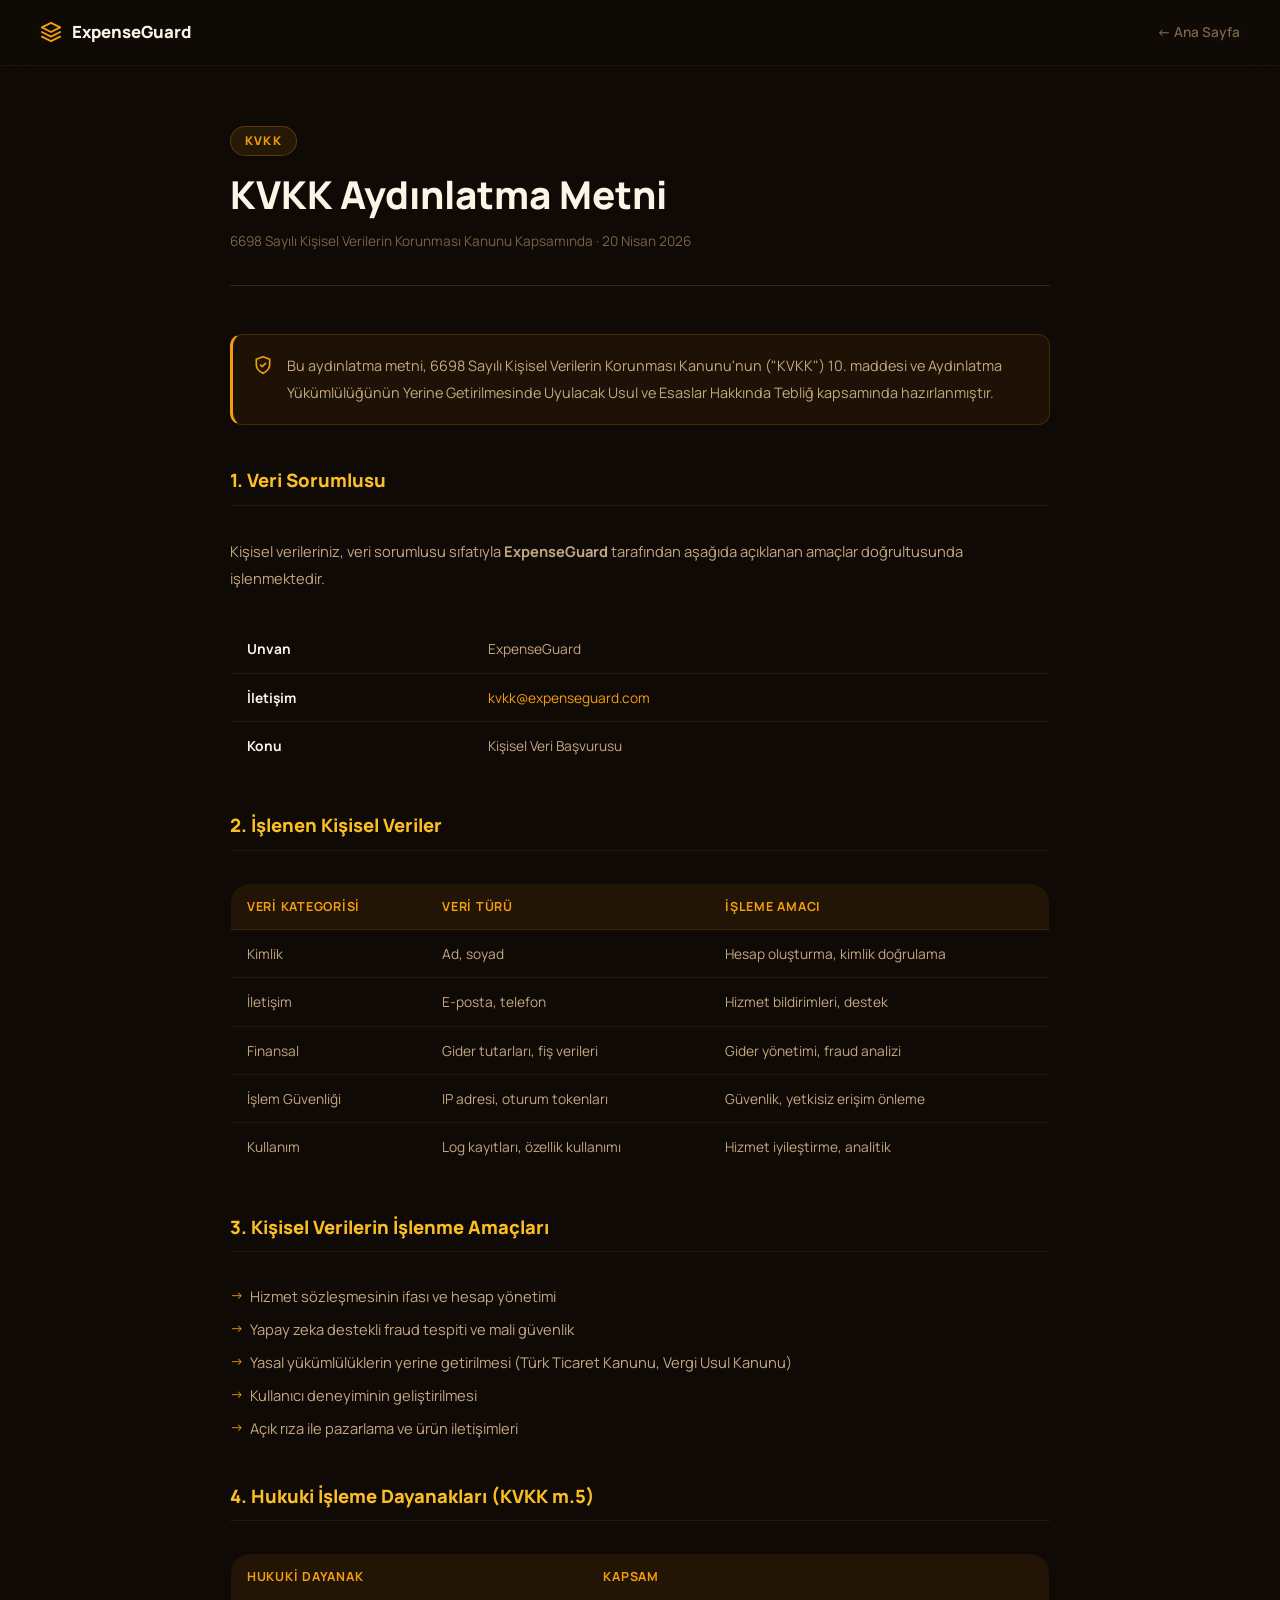
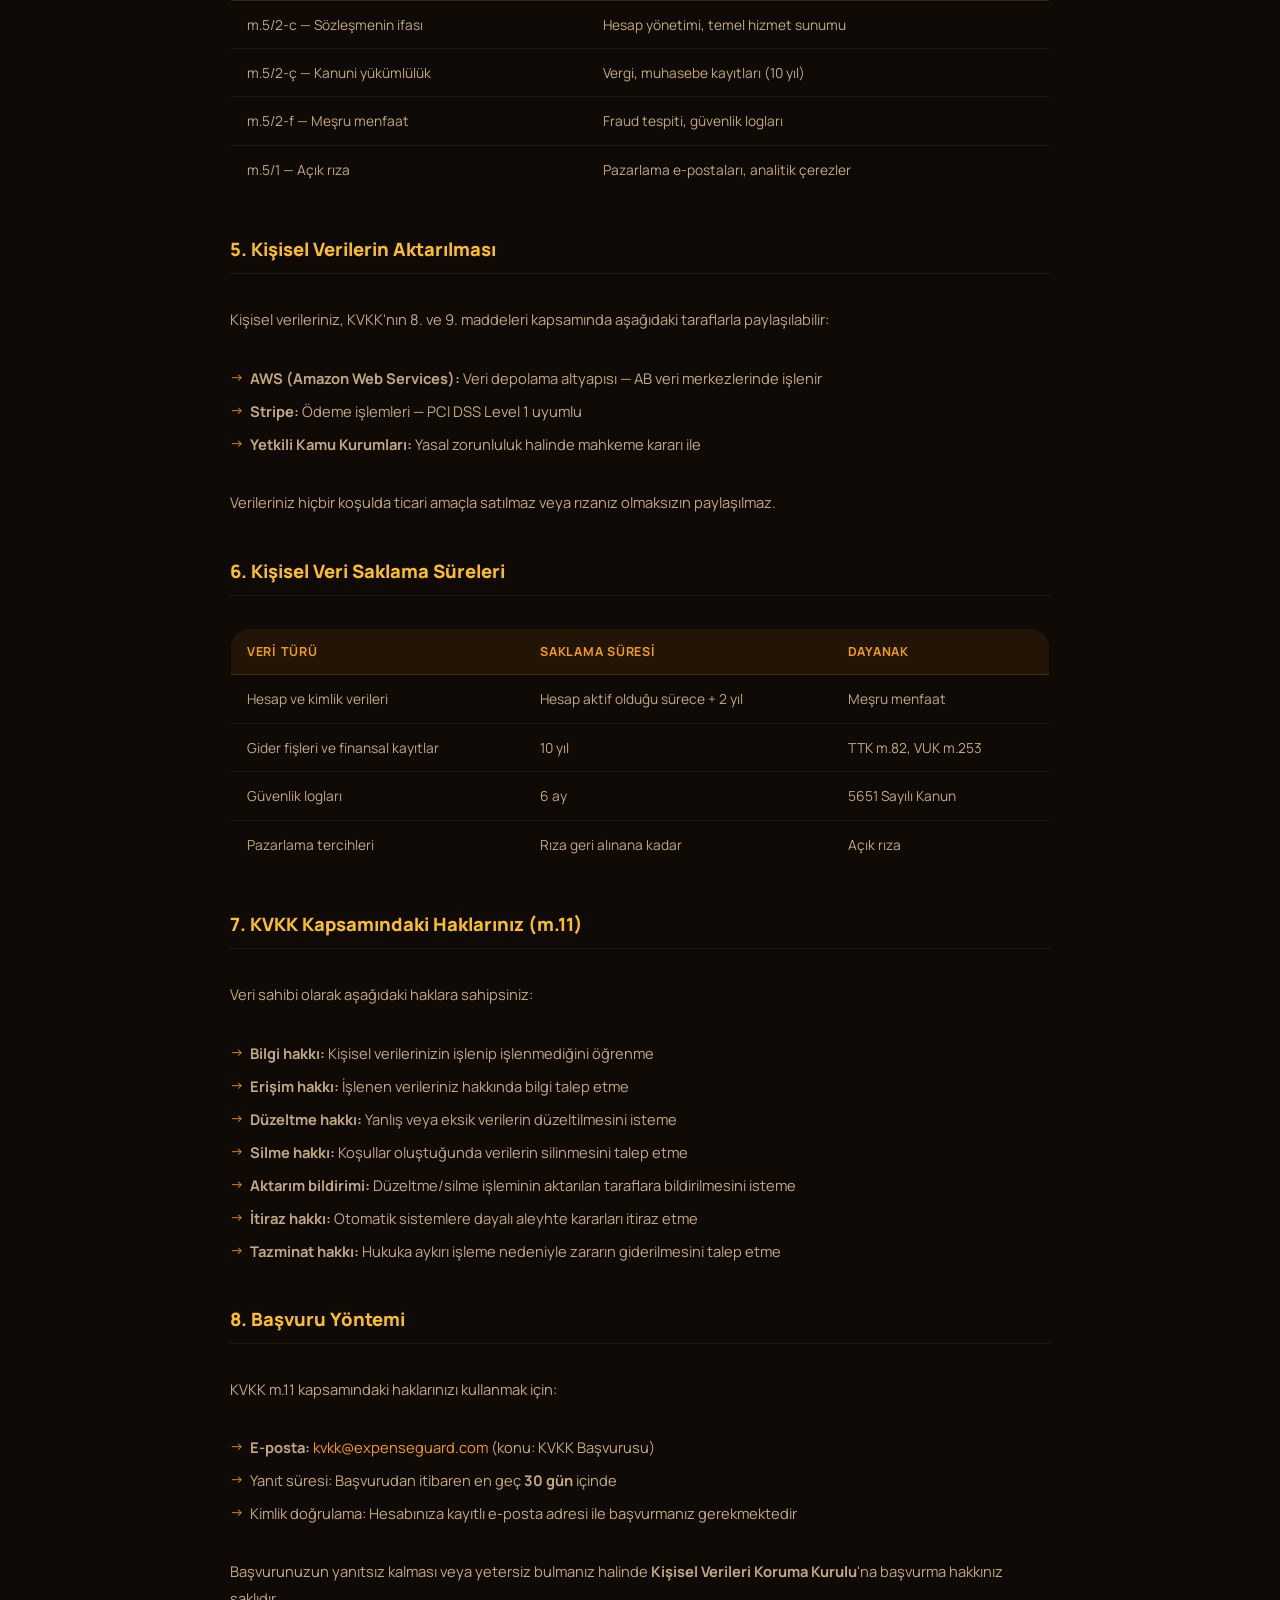
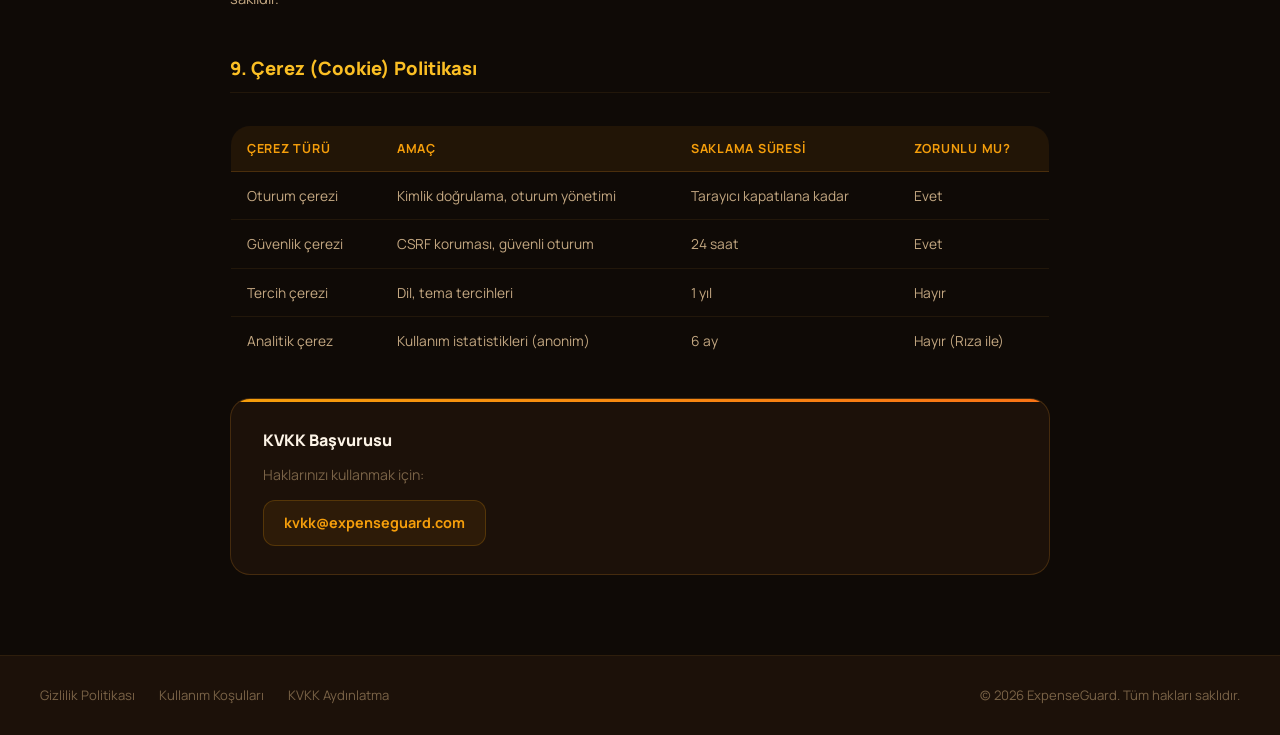
<file: kvkk.html>
<!DOCTYPE html>
<html lang="tr">
<head>
  <meta charset="UTF-8" />
  <meta name="viewport" content="width=device-width, initial-scale=1.0" />
  <title>KVKK Aydınlatma Metni — ExpenseGuard</title>
  <meta name="description" content="ExpenseGuard KVKK Aydınlatma Metni. 6698 Sayılı Kişisel Verilerin Korunması Kanunu kapsamında haklarınız." />
  <link rel="icon" type="image/svg+xml" href="data:image/svg+xml,%3Csvg xmlns='http://www.w3.org/2000/svg' viewBox='0 0 32 32'%3E%3Crect width='32' height='32' rx='8' fill='%23f59e0b'/%3E%3Cpath d='M16 6L6 11l10 5 10-5-10-5zM6 21l10 5 10-5M6 16l10 5 10-5' stroke='%230f0a06' stroke-width='2.2' stroke-linecap='round' stroke-linejoin='round' fill='none'/%3E%3C/svg%3E" />
  <link rel="preconnect" href="https://fonts.googleapis.com" />
  <link rel="preconnect" href="https://fonts.gstatic.com" crossorigin />
  <link href="https://fonts.googleapis.com/css2?family=Manrope:wght@300;400;500;600;700;800;900&display=swap" rel="stylesheet" />
  <link rel="stylesheet" href="css/legal.css" />
</head>
<body>
  <nav class="legal-nav">
    <a href="index.html" class="legal-logo">
      <svg width="22" height="22" viewBox="0 0 24 24" fill="none"><path d="M12 2L2 7l10 5 10-5-10-5zM2 17l10 5 10-5M2 12l10 5 10-5" stroke="currentColor" stroke-width="2" stroke-linecap="round" stroke-linejoin="round"/></svg>
      ExpenseGuard
    </a>
    <a href="index.html" class="legal-back">← Ana Sayfa</a>
  </nav>

  <main class="legal-main">
    <div class="legal-container">
      <div class="legal-header">
        <div class="legal-badge">KVKK</div>
        <h1>KVKK Aydınlatma Metni</h1>
        <p class="legal-meta">6698 Sayılı Kişisel Verilerin Korunması Kanunu Kapsamında · 20 Nisan 2026</p>
      </div>

      <div class="legal-content">
        <div class="legal-highlight">
          <svg width="20" height="20" viewBox="0 0 24 24" fill="none" stroke="currentColor" stroke-width="2" stroke-linecap="round" stroke-linejoin="round"><path d="M12 22s8-4 8-10V5l-8-3-8 3v7c0 6 8 10 8 10z"/><path d="M9 12l2 2 4-4"/></svg>
          <p>Bu aydınlatma metni, 6698 Sayılı Kişisel Verilerin Korunması Kanunu'nun ("KVKK") 10. maddesi ve Aydınlatma Yükümlülüğünün Yerine Getirilmesinde Uyulacak Usul ve Esaslar Hakkında Tebliğ kapsamında hazırlanmıştır.</p>
        </div>

        <h2>1. Veri Sorumlusu</h2>
        <p>Kişisel verileriniz, veri sorumlusu sıfatıyla <strong>ExpenseGuard</strong> tarafından aşağıda açıklanan amaçlar doğrultusunda işlenmektedir.</p>
        <table class="legal-table">
          <tbody>
            <tr><td><strong>Unvan</strong></td><td>ExpenseGuard</td></tr>
            <tr><td><strong>İletişim</strong></td><td><a href="mailto:kvkk@expenseguard.com">kvkk@expenseguard.com</a></td></tr>
            <tr><td><strong>Konu</strong></td><td>Kişisel Veri Başvurusu</td></tr>
          </tbody>
        </table>

        <h2>2. İşlenen Kişisel Veriler</h2>
        <table class="legal-table">
          <thead>
            <tr><th>Veri Kategorisi</th><th>Veri Türü</th><th>İşleme Amacı</th></tr>
          </thead>
          <tbody>
            <tr><td>Kimlik</td><td>Ad, soyad</td><td>Hesap oluşturma, kimlik doğrulama</td></tr>
            <tr><td>İletişim</td><td>E-posta, telefon</td><td>Hizmet bildirimleri, destek</td></tr>
            <tr><td>Finansal</td><td>Gider tutarları, fiş verileri</td><td>Gider yönetimi, fraud analizi</td></tr>
            <tr><td>İşlem Güvenliği</td><td>IP adresi, oturum tokenları</td><td>Güvenlik, yetkisiz erişim önleme</td></tr>
            <tr><td>Kullanım</td><td>Log kayıtları, özellik kullanımı</td><td>Hizmet iyileştirme, analitik</td></tr>
          </tbody>
        </table>

        <h2>3. Kişisel Verilerin İşlenme Amaçları</h2>
        <ul>
          <li>Hizmet sözleşmesinin ifası ve hesap yönetimi</li>
          <li>Yapay zeka destekli fraud tespiti ve mali güvenlik</li>
          <li>Yasal yükümlülüklerin yerine getirilmesi (Türk Ticaret Kanunu, Vergi Usul Kanunu)</li>
          <li>Kullanıcı deneyiminin geliştirilmesi</li>
          <li>Açık rıza ile pazarlama ve ürün iletişimleri</li>
        </ul>

        <h2>4. Hukuki İşleme Dayanakları (KVKK m.5)</h2>
        <table class="legal-table">
          <thead>
            <tr><th>Hukuki Dayanak</th><th>Kapsam</th></tr>
          </thead>
          <tbody>
            <tr><td>m.5/2-c — Sözleşmenin ifası</td><td>Hesap yönetimi, temel hizmet sunumu</td></tr>
            <tr><td>m.5/2-ç — Kanuni yükümlülük</td><td>Vergi, muhasebe kayıtları (10 yıl)</td></tr>
            <tr><td>m.5/2-f — Meşru menfaat</td><td>Fraud tespiti, güvenlik logları</td></tr>
            <tr><td>m.5/1 — Açık rıza</td><td>Pazarlama e-postaları, analitik çerezler</td></tr>
          </tbody>
        </table>

        <h2>5. Kişisel Verilerin Aktarılması</h2>
        <p>Kişisel verileriniz, KVKK'nın 8. ve 9. maddeleri kapsamında aşağıdaki taraflarla paylaşılabilir:</p>
        <ul>
          <li><strong>AWS (Amazon Web Services):</strong> Veri depolama altyapısı — AB veri merkezlerinde işlenir</li>
          <li><strong>Stripe:</strong> Ödeme işlemleri — PCI DSS Level 1 uyumlu</li>
          <li><strong>Yetkili Kamu Kurumları:</strong> Yasal zorunluluk halinde mahkeme kararı ile</li>
        </ul>
        <p>Verileriniz hiçbir koşulda ticari amaçla satılmaz veya rızanız olmaksızın paylaşılmaz.</p>

        <h2>6. Kişisel Veri Saklama Süreleri</h2>
        <table class="legal-table">
          <thead>
            <tr><th>Veri Türü</th><th>Saklama Süresi</th><th>Dayanak</th></tr>
          </thead>
          <tbody>
            <tr><td>Hesap ve kimlik verileri</td><td>Hesap aktif olduğu sürece + 2 yıl</td><td>Meşru menfaat</td></tr>
            <tr><td>Gider fişleri ve finansal kayıtlar</td><td>10 yıl</td><td>TTK m.82, VUK m.253</td></tr>
            <tr><td>Güvenlik logları</td><td>6 ay</td><td>5651 Sayılı Kanun</td></tr>
            <tr><td>Pazarlama tercihleri</td><td>Rıza geri alınana kadar</td><td>Açık rıza</td></tr>
          </tbody>
        </table>

        <h2>7. KVKK Kapsamındaki Haklarınız (m.11)</h2>
        <p>Veri sahibi olarak aşağıdaki haklara sahipsiniz:</p>
        <ul>
          <li><strong>Bilgi hakkı:</strong> Kişisel verilerinizin işlenip işlenmediğini öğrenme</li>
          <li><strong>Erişim hakkı:</strong> İşlenen verileriniz hakkında bilgi talep etme</li>
          <li><strong>Düzeltme hakkı:</strong> Yanlış veya eksik verilerin düzeltilmesini isteme</li>
          <li><strong>Silme hakkı:</strong> Koşullar oluştuğunda verilerin silinmesini talep etme</li>
          <li><strong>Aktarım bildirimi:</strong> Düzeltme/silme işleminin aktarılan taraflara bildirilmesini isteme</li>
          <li><strong>İtiraz hakkı:</strong> Otomatik sistemlere dayalı aleyhte kararları itiraz etme</li>
          <li><strong>Tazminat hakkı:</strong> Hukuka aykırı işleme nedeniyle zararın giderilmesini talep etme</li>
        </ul>

        <h2>8. Başvuru Yöntemi</h2>
        <p>KVKK m.11 kapsamındaki haklarınızı kullanmak için:</p>
        <ul>
          <li><strong>E-posta:</strong> <a href="mailto:kvkk@expenseguard.com">kvkk@expenseguard.com</a> (konu: KVKK Başvurusu)</li>
          <li>Yanıt süresi: Başvurudan itibaren en geç <strong>30 gün</strong> içinde</li>
          <li>Kimlik doğrulama: Hesabınıza kayıtlı e-posta adresi ile başvurmanız gerekmektedir</li>
        </ul>
        <p>Başvurunuzun yanıtsız kalması veya yetersiz bulmanız halinde <strong>Kişisel Verileri Koruma Kurulu</strong>'na başvurma hakkınız saklıdır.</p>

        <h2>9. Çerez (Cookie) Politikası</h2>
        <table class="legal-table">
          <thead>
            <tr><th>Çerez Türü</th><th>Amaç</th><th>Saklama Süresi</th><th>Zorunlu mu?</th></tr>
          </thead>
          <tbody>
            <tr><td>Oturum çerezi</td><td>Kimlik doğrulama, oturum yönetimi</td><td>Tarayıcı kapatılana kadar</td><td>Evet</td></tr>
            <tr><td>Güvenlik çerezi</td><td>CSRF koruması, güvenli oturum</td><td>24 saat</td><td>Evet</td></tr>
            <tr><td>Tercih çerezi</td><td>Dil, tema tercihleri</td><td>1 yıl</td><td>Hayır</td></tr>
            <tr><td>Analitik çerez</td><td>Kullanım istatistikleri (anonim)</td><td>6 ay</td><td>Hayır (Rıza ile)</td></tr>
          </tbody>
        </table>

        <div class="legal-contact-box">
          <h3>KVKK Başvurusu</h3>
          <p>Haklarınızı kullanmak için:</p>
          <a href="mailto:kvkk@expenseguard.com" class="legal-contact-link">kvkk@expenseguard.com</a>
        </div>
      </div>
    </div>
  </main>

  <footer class="legal-footer">
    <div class="legal-footer-links">
      <a href="privacy.html">Gizlilik Politikası</a>
      <a href="terms.html">Kullanım Koşulları</a>
      <a href="kvkk.html">KVKK Aydınlatma</a>
    </div>
    <p>© 2026 ExpenseGuard. Tüm hakları saklıdır.</p>
  </footer>
</body>
</html>
</file>
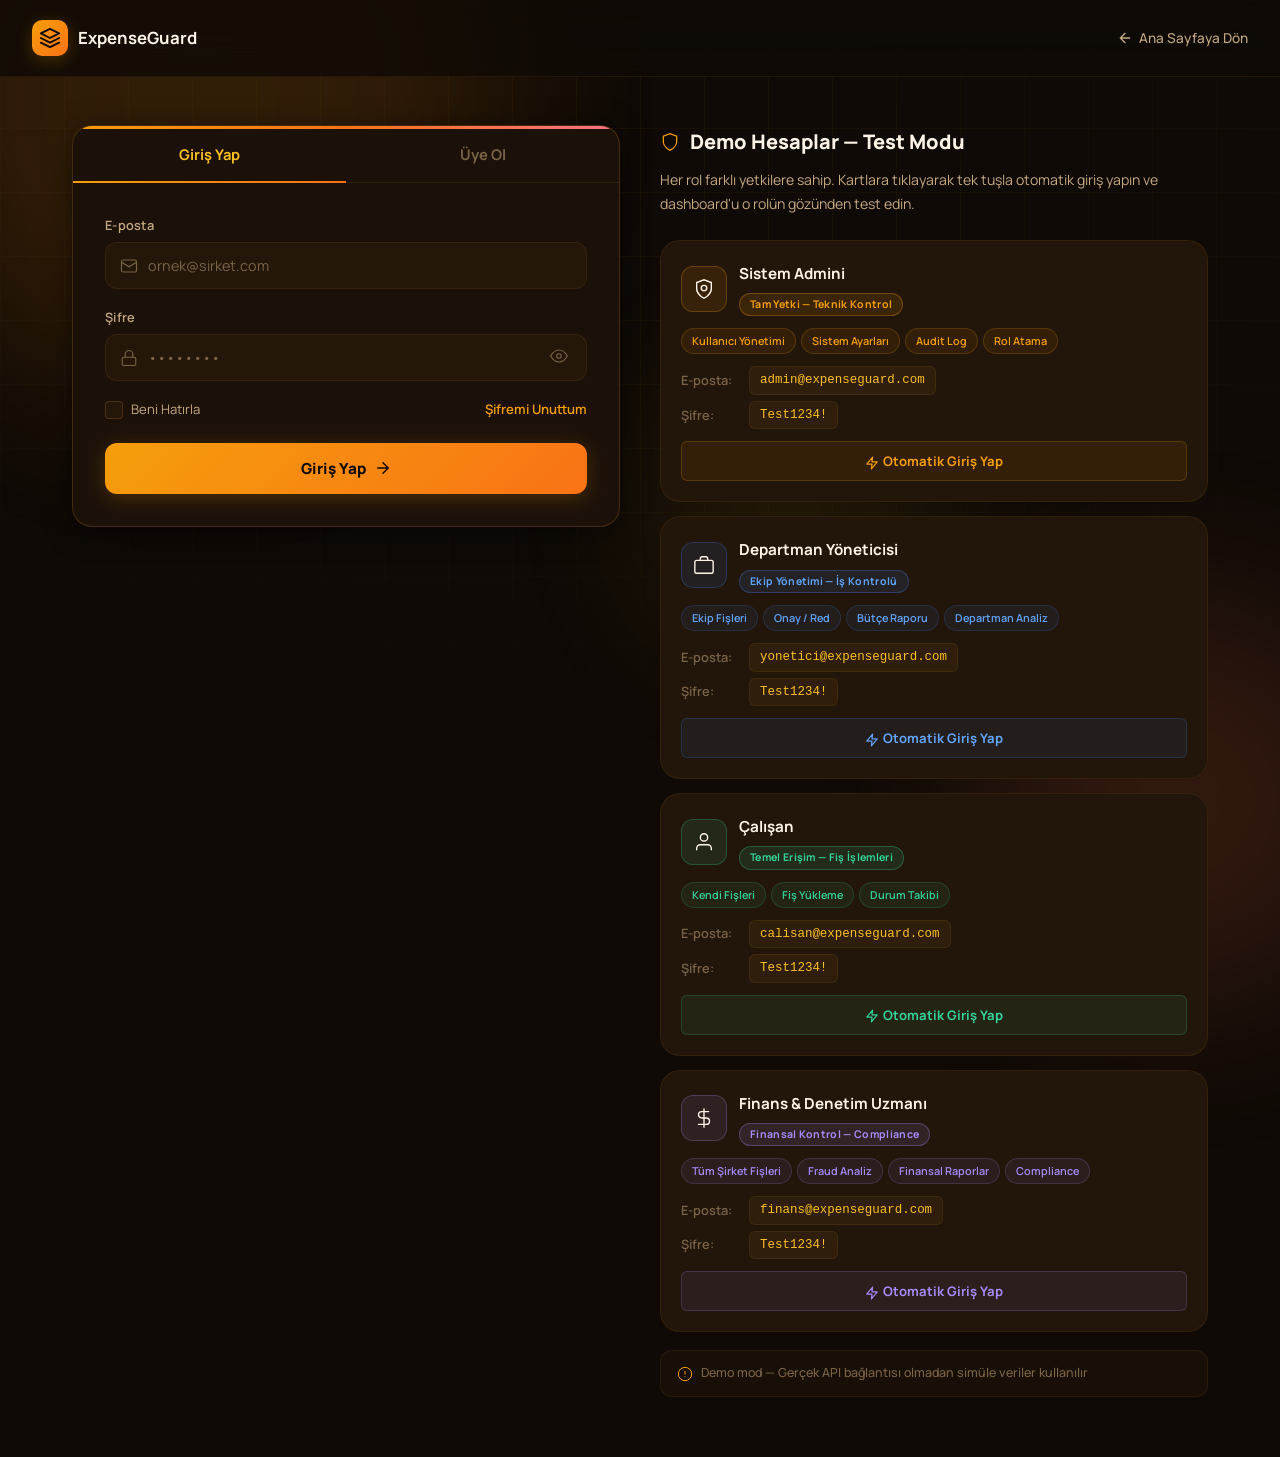
<file: login.html>
<!DOCTYPE html>
<html lang="tr">
<head>
  <meta charset="UTF-8" />
  <meta name="viewport" content="width=device-width, initial-scale=1.0" />
  <title>ExpenseGuard — Giriş Yap</title>
  <meta name="description" content="ExpenseGuard hesabınıza giriş yapın veya yeni üyelik oluşturun." />
  <link rel="preconnect" href="https://fonts.googleapis.com" />
  <link rel="preconnect" href="https://fonts.gstatic.com" crossorigin />
  <link href="https://fonts.googleapis.com/css2?family=Manrope:wght@300;400;500;600;700;800;900&display=swap" rel="stylesheet" />
  <link rel="icon" type="image/svg+xml" href="data:image/svg+xml,%3Csvg xmlns='http://www.w3.org/2000/svg' viewBox='0 0 32 32'%3E%3Crect width='32' height='32' rx='8' fill='%23f59e0b'/%3E%3Cpath d='M16 6L6 11l10 5 10-5-10-5zM6 21l10 5 10-5M6 16l10 5 10-5' stroke='%230f0a06' stroke-width='2.2' stroke-linecap='round' stroke-linejoin='round' fill='none'/%3E%3C/svg%3E" />
  <link rel="stylesheet" href="css/login.css" />
</head>
<body>

  <!-- BG EFFECTS -->
  <div class="login-bg">
    <div class="grid-overlay"></div>
    <div class="orb orb-1"></div>
    <div class="orb orb-2"></div>
    <div class="orb orb-3"></div>
  </div>

  <!-- HEADER -->
  <header class="login-header">
    <a href="index.html" class="nav-logo">
      <div class="logo-icon">
        <svg width="22" height="22" viewBox="0 0 24 24" fill="none">
          <path d="M12 2L2 7l10 5 10-5-10-5zM2 17l10 5 10-5M2 12l10 5 10-5" stroke="currentColor" stroke-width="2" stroke-linecap="round" stroke-linejoin="round"/>
        </svg>
      </div>
      <span class="logo-text">ExpenseGuard</span>
    </a>
    <a href="index.html" class="back-link">
      <svg width="16" height="16" viewBox="0 0 24 24" fill="none"><path d="M19 12H5M12 19l-7-7 7-7" stroke="currentColor" stroke-width="2" stroke-linecap="round" stroke-linejoin="round"/></svg>
      Ana Sayfaya Dön
    </a>
  </header>

  <!-- MAIN CONTAINER -->
  <main class="login-main">
    <!-- LEFT: TAB PANELS -->
    <div class="login-card">
      <!-- TABS -->
      <div class="tab-bar">
        <button class="tab-btn active" data-tab="login" id="tabLogin">Giriş Yap</button>
        <button class="tab-btn" data-tab="register" id="tabRegister">Üye Ol</button>
        <div class="tab-indicator"></div>
      </div>

      <!-- LOGIN PANEL -->
      <div class="tab-panel active" id="panelLogin">
        <form class="auth-form" id="loginForm">
          <div class="form-group">
            <label for="loginEmail">E-posta</label>
            <div class="input-wrap">
              <svg width="18" height="18" viewBox="0 0 24 24" fill="none"><rect x="2" y="4" width="20" height="16" rx="2" stroke="currentColor" stroke-width="1.5"/><path d="M22 7l-10 6L2 7" stroke="currentColor" stroke-width="1.5" stroke-linecap="round"/></svg>
              <input type="email" id="loginEmail" placeholder="ornek@sirket.com" required />
            </div>
          </div>
          <div class="form-group">
            <label for="loginPassword">Şifre</label>
            <div class="input-wrap">
              <svg width="18" height="18" viewBox="0 0 24 24" fill="none"><rect x="3" y="11" width="18" height="11" rx="2" stroke="currentColor" stroke-width="1.5"/><path d="M7 11V7a5 5 0 0 1 10 0v4" stroke="currentColor" stroke-width="1.5"/></svg>
              <input type="password" id="loginPassword" placeholder="••••••••" required />
              <button type="button" class="toggle-pw" id="toggleLoginPw" aria-label="Şifreyi göster">
                <svg width="18" height="18" viewBox="0 0 24 24" fill="none"><path d="M1 12s4-8 11-8 11 8 11 8-4 8-11 8-11-8-11-8z" stroke="currentColor" stroke-width="1.5"/><circle cx="12" cy="12" r="3" stroke="currentColor" stroke-width="1.5"/></svg>
              </button>
            </div>
          </div>
          <div class="form-options">
            <label class="checkbox-wrap"><input type="checkbox" id="rememberMe" /><span class="checkmark"></span> Beni Hatırla</label>
            <a href="#" class="forgot-link">Şifremi Unuttum</a>
          </div>
          <button type="submit" class="btn-submit" id="loginSubmitBtn">
            <span>Giriş Yap</span>
            <svg width="18" height="18" viewBox="0 0 24 24" fill="none"><path d="M5 12h14M12 5l7 7-7 7" stroke="currentColor" stroke-width="2" stroke-linecap="round" stroke-linejoin="round"/></svg>
          </button>
          <div class="auth-feedback" id="loginFeedback"></div>
        </form>
      </div>

      <!-- REGISTER PANEL -->
      <div class="tab-panel" id="panelRegister">
        <form class="auth-form" id="registerForm">
          <div class="form-row">
            <div class="form-group">
              <label for="regFirstName">Ad</label>
              <div class="input-wrap">
                <svg width="18" height="18" viewBox="0 0 24 24" fill="none"><path d="M20 21v-2a4 4 0 0 0-4-4H8a4 4 0 0 0-4 4v2" stroke="currentColor" stroke-width="1.5"/><circle cx="12" cy="7" r="4" stroke="currentColor" stroke-width="1.5"/></svg>
                <input type="text" id="regFirstName" placeholder="Ahmet" required />
              </div>
            </div>
            <div class="form-group">
              <label for="regLastName">Soyad</label>
              <div class="input-wrap">
                <svg width="18" height="18" viewBox="0 0 24 24" fill="none"><path d="M20 21v-2a4 4 0 0 0-4-4H8a4 4 0 0 0-4 4v2" stroke="currentColor" stroke-width="1.5"/><circle cx="12" cy="7" r="4" stroke="currentColor" stroke-width="1.5"/></svg>
                <input type="text" id="regLastName" placeholder="Yılmaz" required />
              </div>
            </div>
          </div>
          <div class="form-group">
            <label for="regEmail">İş E-postası</label>
            <div class="input-wrap">
              <svg width="18" height="18" viewBox="0 0 24 24" fill="none"><rect x="2" y="4" width="20" height="16" rx="2" stroke="currentColor" stroke-width="1.5"/><path d="M22 7l-10 6L2 7" stroke="currentColor" stroke-width="1.5" stroke-linecap="round"/></svg>
              <input type="email" id="regEmail" placeholder="ahmet@sirket.com" required />
            </div>
          </div>
          <div class="form-group">
            <label for="regCompany">Şirket Adı</label>
            <div class="input-wrap">
              <svg width="18" height="18" viewBox="0 0 24 24" fill="none"><rect x="2" y="7" width="20" height="14" rx="2" stroke="currentColor" stroke-width="1.5"/><path d="M16 7V5a2 2 0 0 0-2-2h-4a2 2 0 0 0-2 2v2" stroke="currentColor" stroke-width="1.5"/></svg>
              <input type="text" id="regCompany" placeholder="Şirketinizin adı" required />
            </div>
          </div>
          <div class="form-group">
            <label for="regRole">Hesap Tipi</label>
            <div class="input-wrap select-wrap">
              <svg width="18" height="18" viewBox="0 0 24 24" fill="none"><path d="M17 21v-2a4 4 0 0 0-4-4H5a4 4 0 0 0-4 4v2" stroke="currentColor" stroke-width="1.5"/><circle cx="9" cy="7" r="4" stroke="currentColor" stroke-width="1.5"/><path d="M23 21v-2a4 4 0 0 0-3-3.87M16 3.13a4 4 0 0 1 0 7.75" stroke="currentColor" stroke-width="1.5"/></svg>
              <select id="regRole" required>
                <option value="">Rol Seçiniz</option>
                <option value="admin">Sistem Admini</option>
                <option value="manager">Departman Yöneticisi</option>
                <option value="employee">Çalışan</option>
                <option value="finance">Finans & Denetim Uzmanı</option>
              </select>
            </div>
          </div>
          <div class="form-row">
            <div class="form-group">
              <label for="regPassword">Şifre</label>
              <div class="input-wrap">
                <svg width="18" height="18" viewBox="0 0 24 24" fill="none"><rect x="3" y="11" width="18" height="11" rx="2" stroke="currentColor" stroke-width="1.5"/><path d="M7 11V7a5 5 0 0 1 10 0v4" stroke="currentColor" stroke-width="1.5"/></svg>
                <input type="password" id="regPassword" placeholder="••••••••" required minlength="6" />
              </div>
              <div class="pw-strength" id="pwStrength">
                <div class="pw-bar"><div class="pw-fill" id="pwFill"></div></div>
                <span class="pw-label" id="pwLabel"></span>
              </div>
            </div>
            <div class="form-group">
              <label for="regPasswordConfirm">Şifre Tekrar</label>
              <div class="input-wrap">
                <svg width="18" height="18" viewBox="0 0 24 24" fill="none"><rect x="3" y="11" width="18" height="11" rx="2" stroke="currentColor" stroke-width="1.5"/><path d="M7 11V7a5 5 0 0 1 10 0v4" stroke="currentColor" stroke-width="1.5"/></svg>
                <input type="password" id="regPasswordConfirm" placeholder="••••••••" required minlength="6" />
              </div>
            </div>
          </div>
          <label class="checkbox-wrap terms"><input type="checkbox" id="agreeTerms" required /><span class="checkmark"></span> <a href="terms.html" target="_blank">Kullanım koşullarını</a> ve <a href="privacy.html" target="_blank">gizlilik politikasını</a> kabul ediyorum.</label>
          <button type="submit" class="btn-submit" id="regSubmitBtn">
            <span>Üyelik Oluştur</span>
            <svg width="18" height="18" viewBox="0 0 24 24" fill="none"><path d="M5 12h14M12 5l7 7-7 7" stroke="currentColor" stroke-width="2" stroke-linecap="round" stroke-linejoin="round"/></svg>
          </button>
          <div class="auth-feedback" id="regFeedback"></div>
        </form>
      </div>
    </div>

    <!-- RIGHT: DEMO ACCOUNTS -->
    <div class="demo-section">
      <h3 class="demo-title">
        <svg width="20" height="20" viewBox="0 0 24 24" fill="none"><path d="M12 22s8-4 8-10V5l-8-3-8 3v7c0 6 8 10 8 10z" stroke="currentColor" stroke-width="1.5"/></svg>
        Demo Hesaplar — Test Modu
      </h3>
      <p class="demo-desc">Her rol farklı yetkilere sahip. Kartlara tıklayarak tek tuşla otomatik giriş yapın ve dashboard'u o rolün gözünden test edin.</p>

      <div class="demo-cards">
        <!-- Sistem Admini -->
        <div class="demo-card role-admin" data-email="admin@expenseguard.com" data-pw="Test1234!">
          <div class="demo-card-header">
            <div class="role-avatar avatar-admin"><svg width="22" height="22" viewBox="0 0 24 24" fill="none" stroke="currentColor" stroke-width="1.5"><path d="M12 22s8-4 8-10V5l-8-3-8 3v7c0 6 8 10 8 10z"/><circle cx="12" cy="11" r="3"/></svg></div>
            <div>
              <h4>Sistem Admini</h4>
              <span class="role-tag tag-admin">Tam Yetki — Teknik Kontrol</span>
            </div>
          </div>
          <div class="role-perms">
            <span class="perm-chip perm-admin">Kullanıcı Yönetimi</span>
            <span class="perm-chip perm-admin">Sistem Ayarları</span>
            <span class="perm-chip perm-admin">Audit Log</span>
            <span class="perm-chip perm-admin">Rol Atama</span>
          </div>
          <div class="demo-creds">
            <div class="cred-row"><span class="cred-label">E-posta:</span><code>admin@expenseguard.com</code></div>
            <div class="cred-row"><span class="cred-label">Şifre:</span><code>Test1234!</code></div>
          </div>
          <button class="btn-demo-login btn-demo-admin"><svg width="14" height="14" viewBox="0 0 24 24" fill="none" stroke="currentColor" stroke-width="2" stroke-linecap="round" stroke-linejoin="round" style="vertical-align:middle;margin-right:4px"><path d="M13 2L3 14h9l-1 8 10-12h-9l1-8z"/></svg>Otomatik Giriş Yap</button>
        </div>

        <!-- Departman Yöneticisi -->
        <div class="demo-card role-manager" data-email="yonetici@expenseguard.com" data-pw="Test1234!">
          <div class="demo-card-header">
            <div class="role-avatar avatar-manager"><svg width="22" height="22" viewBox="0 0 24 24" fill="none" stroke="currentColor" stroke-width="1.5" stroke-linecap="round" stroke-linejoin="round"><rect x="2" y="7" width="20" height="14" rx="2"/><path d="M16 7V5a2 2 0 00-2-2h-4a2 2 0 00-2 2v2"/></svg></div>
            <div>
              <h4>Departman Yöneticisi</h4>
              <span class="role-tag tag-manager">Ekip Yönetimi — İş Kontrolü</span>
            </div>
          </div>
          <div class="role-perms">
            <span class="perm-chip perm-manager">Ekip Fişleri</span>
            <span class="perm-chip perm-manager">Onay / Red</span>
            <span class="perm-chip perm-manager">Bütçe Raporu</span>
            <span class="perm-chip perm-manager">Departman Analiz</span>
          </div>
          <div class="demo-creds">
            <div class="cred-row"><span class="cred-label">E-posta:</span><code>yonetici@expenseguard.com</code></div>
            <div class="cred-row"><span class="cred-label">Şifre:</span><code>Test1234!</code></div>
          </div>
          <button class="btn-demo-login btn-demo-manager"><svg width="14" height="14" viewBox="0 0 24 24" fill="none" stroke="currentColor" stroke-width="2" stroke-linecap="round" stroke-linejoin="round" style="vertical-align:middle;margin-right:4px"><path d="M13 2L3 14h9l-1 8 10-12h-9l1-8z"/></svg>Otomatik Giriş Yap</button>
        </div>

        <!-- Çalışan -->
        <div class="demo-card role-employee" data-email="calisan@expenseguard.com" data-pw="Test1234!">
          <div class="demo-card-header">
            <div class="role-avatar avatar-employee"><svg width="22" height="22" viewBox="0 0 24 24" fill="none" stroke="currentColor" stroke-width="1.5"><path d="M20 21v-2a4 4 0 00-4-4H8a4 4 0 00-4 4v2"/><circle cx="12" cy="7" r="4"/></svg></div>
            <div>
              <h4>Çalışan</h4>
              <span class="role-tag tag-employee">Temel Erişim — Fiş İşlemleri</span>
            </div>
          </div>
          <div class="role-perms">
            <span class="perm-chip perm-employee">Kendi Fişleri</span>
            <span class="perm-chip perm-employee">Fiş Yükleme</span>
            <span class="perm-chip perm-employee">Durum Takibi</span>
          </div>
          <div class="demo-creds">
            <div class="cred-row"><span class="cred-label">E-posta:</span><code>calisan@expenseguard.com</code></div>
            <div class="cred-row"><span class="cred-label">Şifre:</span><code>Test1234!</code></div>
          </div>
          <button class="btn-demo-login btn-demo-employee"><svg width="14" height="14" viewBox="0 0 24 24" fill="none" stroke="currentColor" stroke-width="2" stroke-linecap="round" stroke-linejoin="round" style="vertical-align:middle;margin-right:4px"><path d="M13 2L3 14h9l-1 8 10-12h-9l1-8z"/></svg>Otomatik Giriş Yap</button>
        </div>

        <!-- Finans & Denetim -->
        <div class="demo-card role-finance" data-email="finans@expenseguard.com" data-pw="Test1234!">
          <div class="demo-card-header">
            <div class="role-avatar avatar-finance"><svg width="22" height="22" viewBox="0 0 24 24" fill="none" stroke="currentColor" stroke-width="1.5" stroke-linecap="round"><path d="M12 2v20M17 5H9.5a3.5 3.5 0 000 7h5a3.5 3.5 0 010 7H6"/></svg></div>
            <div>
              <h4>Finans & Denetim Uzmanı</h4>
              <span class="role-tag tag-finance">Finansal Kontrol — Compliance</span>
            </div>
          </div>
          <div class="role-perms">
            <span class="perm-chip perm-finance">Tüm Şirket Fişleri</span>
            <span class="perm-chip perm-finance">Fraud Analiz</span>
            <span class="perm-chip perm-finance">Finansal Raporlar</span>
            <span class="perm-chip perm-finance">Compliance</span>
          </div>
          <div class="demo-creds">
            <div class="cred-row"><span class="cred-label">E-posta:</span><code>finans@expenseguard.com</code></div>
            <div class="cred-row"><span class="cred-label">Şifre:</span><code>Test1234!</code></div>
          </div>
          <button class="btn-demo-login btn-demo-finance"><svg width="14" height="14" viewBox="0 0 24 24" fill="none" stroke="currentColor" stroke-width="2" stroke-linecap="round" stroke-linejoin="round" style="vertical-align:middle;margin-right:4px"><path d="M13 2L3 14h9l-1 8 10-12h-9l1-8z"/></svg>Otomatik Giriş Yap</button>
        </div>
      </div>

      <div class="demo-note">
        <svg width="16" height="16" viewBox="0 0 24 24" fill="none"><circle cx="12" cy="12" r="10" stroke="currentColor" stroke-width="1.5"/><path d="M12 8v4M12 16h.01" stroke="currentColor" stroke-width="1.5" stroke-linecap="round"/></svg>
        <span>Demo mod — Gerçek API bağlantısı olmadan simüle veriler kullanılır</span>
      </div>
    </div>
  </main>

  <!-- FORGOT PASSWORD MODAL -->
  <div class="modal-overlay" id="forgotPwModal">
    <div class="modal-card">
      <button class="modal-close" id="closeForgotPw">
        <svg width="24" height="24" viewBox="0 0 24 24" fill="none"><path d="M18 6L6 18M6 6l12 12" stroke="currentColor" stroke-width="2" stroke-linecap="round" stroke-linejoin="round"/></svg>
      </button>
      <h3>Şifremi Unuttum</h3>
      <p>E-posta adresinizi girin, size bir sıfırlama bağlantısı gönderelim.</p>
      <form id="forgotPwForm" class="auth-form" style="margin-top: 1rem;">
        <div class="form-group">
          <label for="forgotEmail">E-posta Adresi</label>
          <div class="input-wrap">
            <svg width="18" height="18" viewBox="0 0 24 24" fill="none"><rect x="2" y="4" width="20" height="16" rx="2" stroke="currentColor" stroke-width="1.5"/><path d="M22 7l-10 6L2 7" stroke="currentColor" stroke-width="1.5" stroke-linecap="round"/></svg>
            <input type="email" id="forgotEmail" placeholder="ornek@sirket.com" required />
          </div>
        </div>
        <button type="submit" class="btn-submit" id="forgotSubmitBtn">
          <span>Sıfırlama Bağlantısı Gönder</span>
        </button>
        <div class="auth-feedback" id="forgotFeedback"></div>
      </form>
    </div>
  </div>

  <script src="js/login.js"></script>
</body>
</html>
</file>
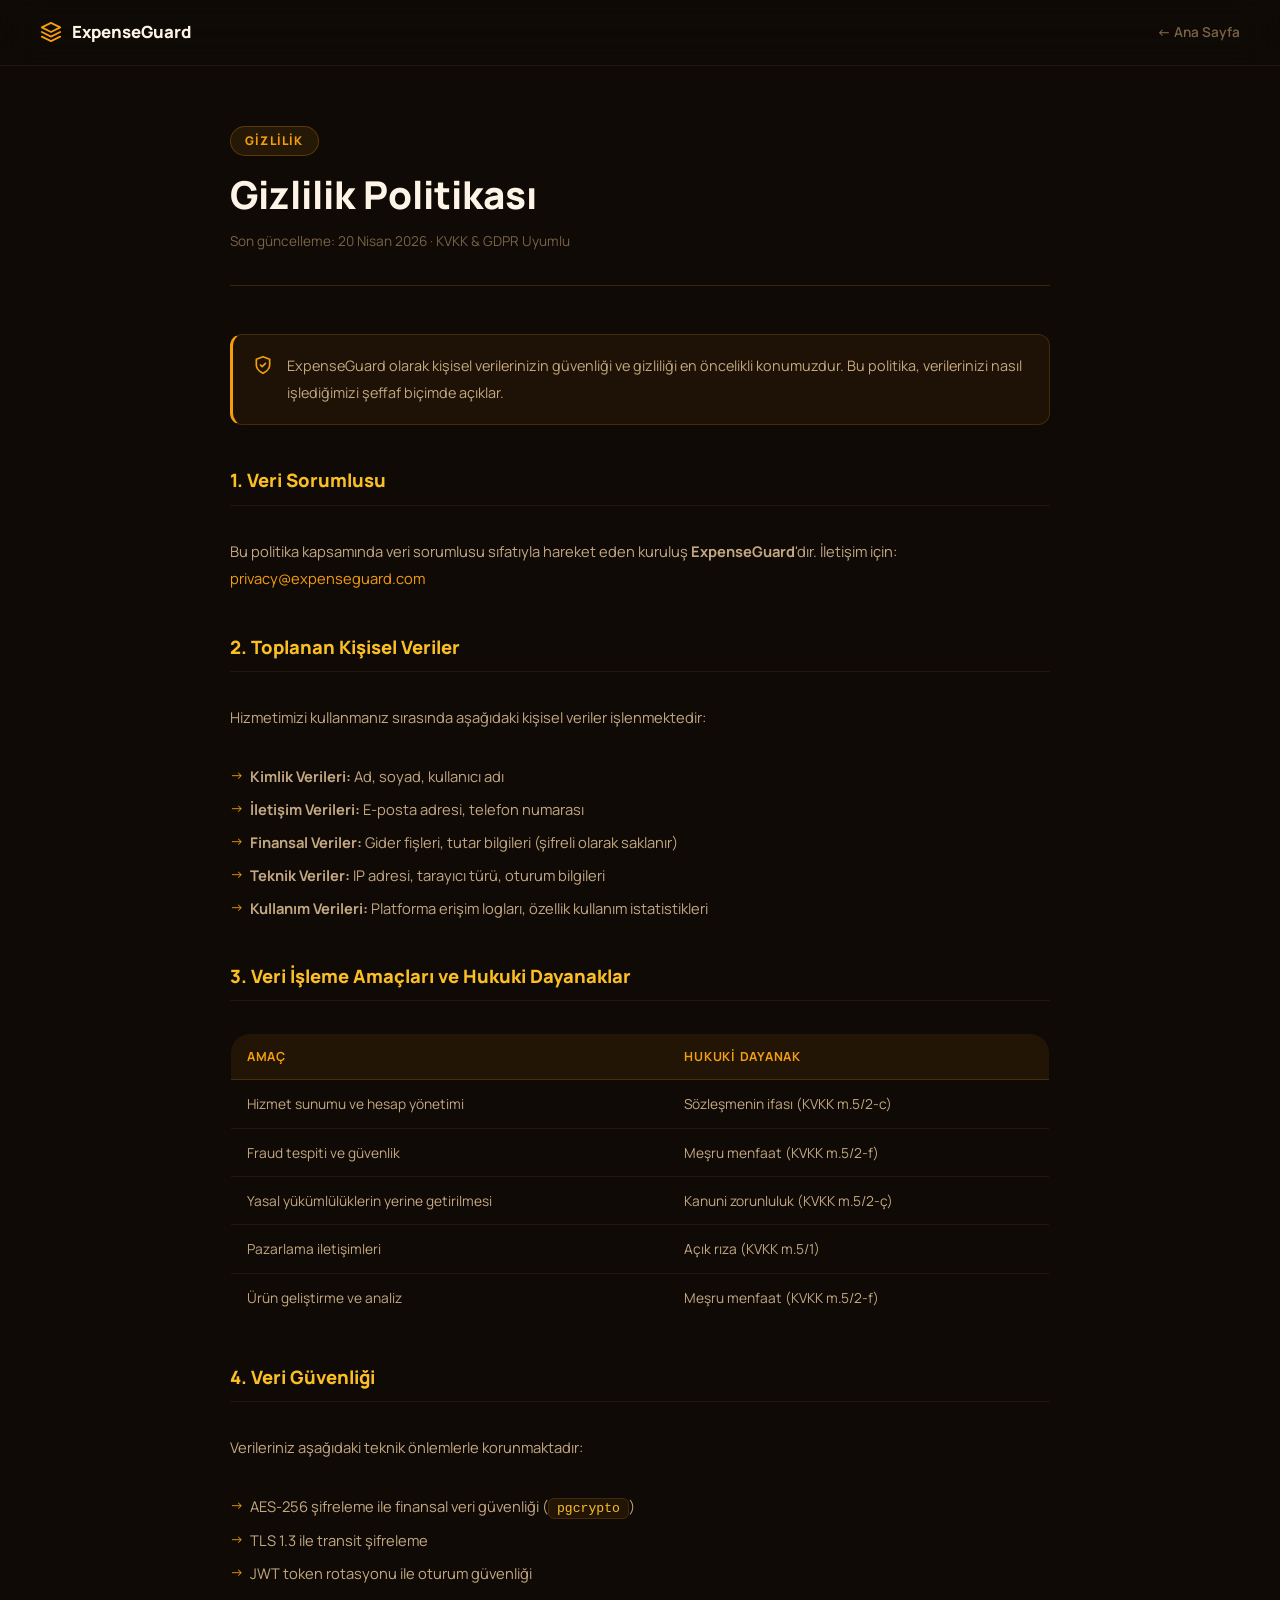
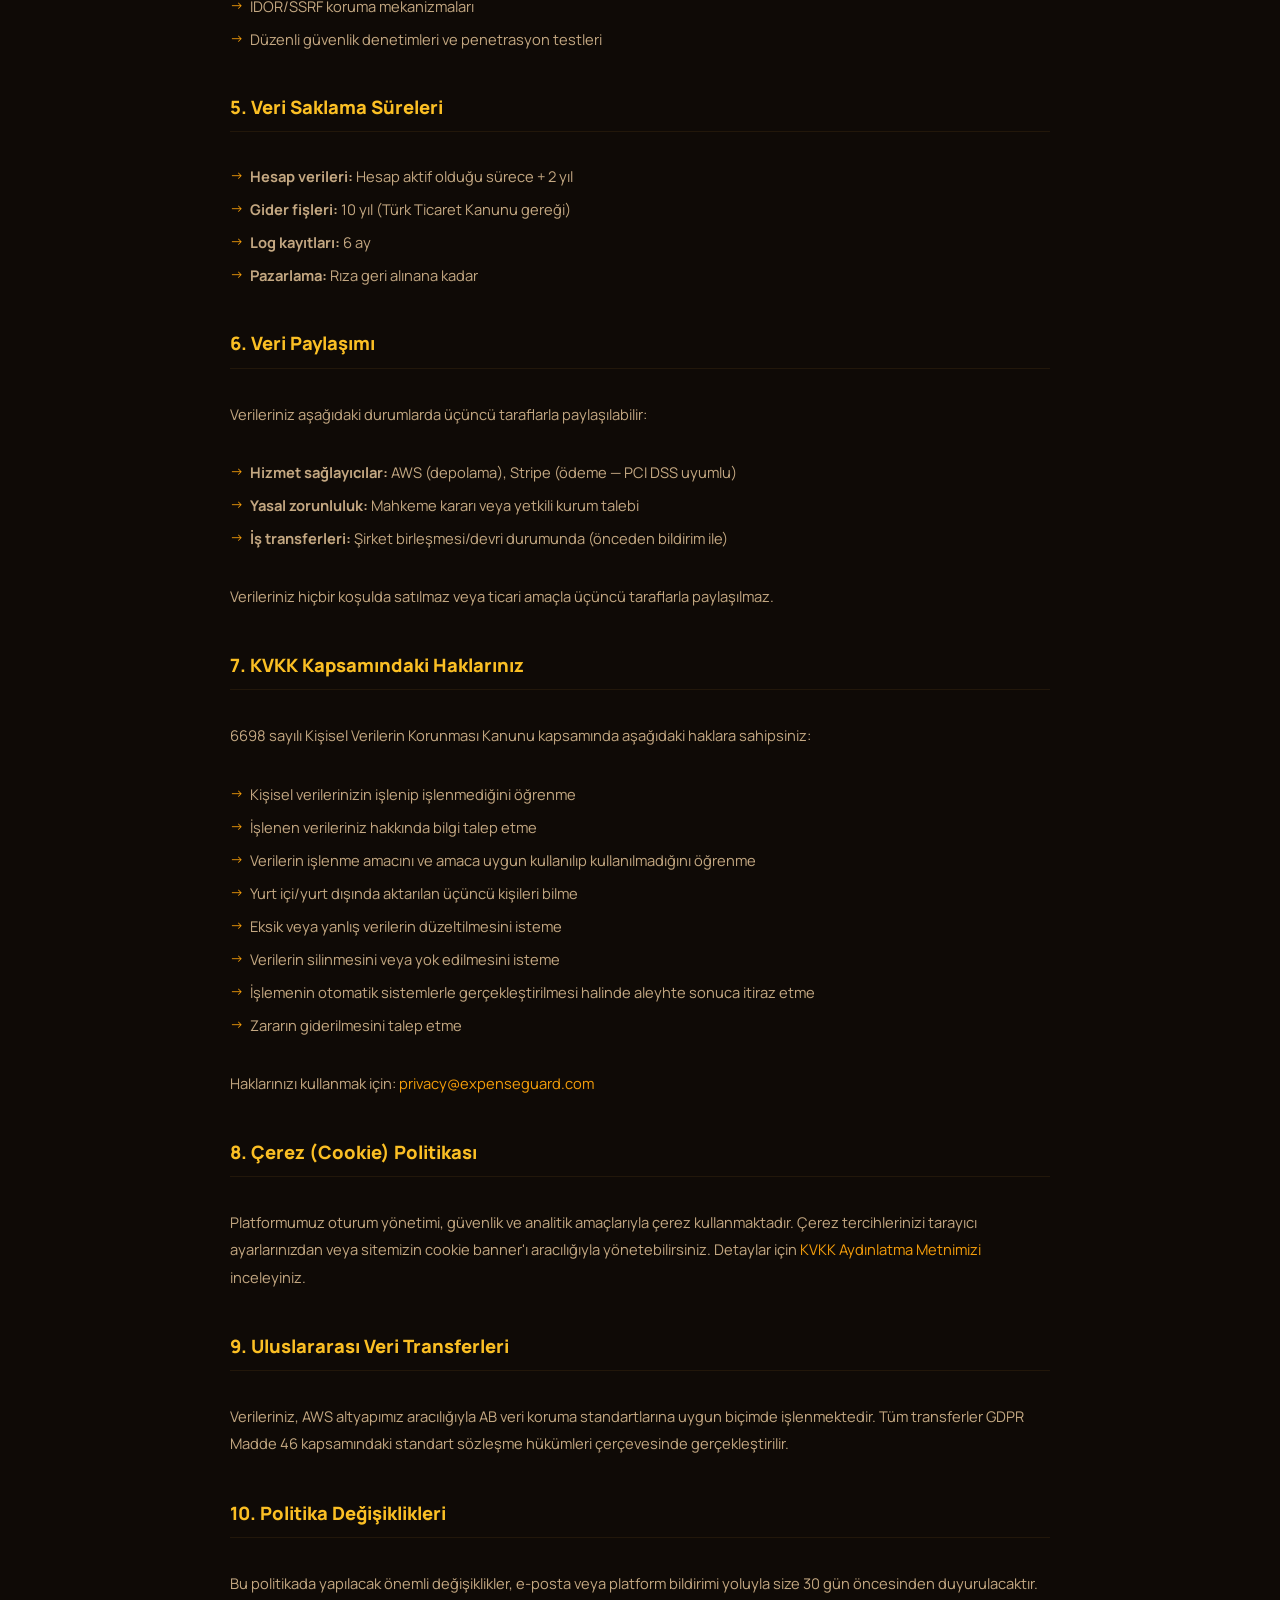
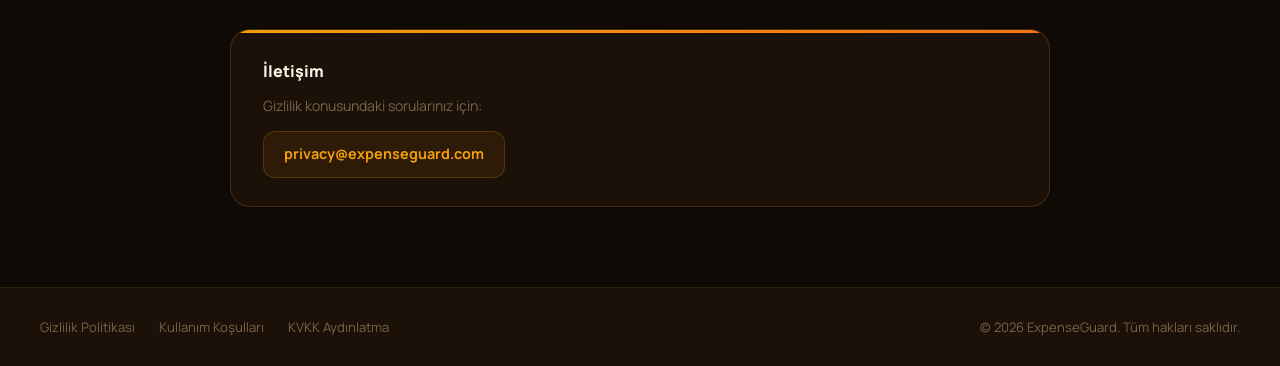
<file: privacy.html>
<!DOCTYPE html>
<html lang="tr">
<head>
  <meta charset="UTF-8" />
  <meta name="viewport" content="width=device-width, initial-scale=1.0" />
  <title>Gizlilik Politikası — ExpenseGuard</title>
  <meta name="description" content="ExpenseGuard Gizlilik Politikası. Kişisel verilerinizi nasıl topladığımızı, kullandığımızı ve koruduğumuzu öğrenin." />
  <link rel="icon" type="image/svg+xml" href="data:image/svg+xml,%3Csvg xmlns='http://www.w3.org/2000/svg' viewBox='0 0 32 32'%3E%3Crect width='32' height='32' rx='8' fill='%23f59e0b'/%3E%3Cpath d='M16 6L6 11l10 5 10-5-10-5zM6 21l10 5 10-5M6 16l10 5 10-5' stroke='%230f0a06' stroke-width='2.2' stroke-linecap='round' stroke-linejoin='round' fill='none'/%3E%3C/svg%3E" />
  <link rel="preconnect" href="https://fonts.googleapis.com" />
  <link rel="preconnect" href="https://fonts.gstatic.com" crossorigin />
  <link href="https://fonts.googleapis.com/css2?family=Manrope:wght@300;400;500;600;700;800;900&display=swap" rel="stylesheet" />
  <link rel="stylesheet" href="css/legal.css" />
</head>
<body>
  <nav class="legal-nav">
    <a href="index.html" class="legal-logo">
      <svg width="22" height="22" viewBox="0 0 24 24" fill="none"><path d="M12 2L2 7l10 5 10-5-10-5zM2 17l10 5 10-5M2 12l10 5 10-5" stroke="currentColor" stroke-width="2" stroke-linecap="round" stroke-linejoin="round"/></svg>
      ExpenseGuard
    </a>
    <a href="index.html" class="legal-back">← Ana Sayfa</a>
  </nav>

  <main class="legal-main">
    <div class="legal-container">
      <div class="legal-header">
        <div class="legal-badge">Gizlilik</div>
        <h1>Gizlilik Politikası</h1>
        <p class="legal-meta">Son güncelleme: 20 Nisan 2026 · KVKK &amp; GDPR Uyumlu</p>
      </div>

      <div class="legal-content">
        <div class="legal-highlight">
          <svg width="20" height="20" viewBox="0 0 24 24" fill="none" stroke="currentColor" stroke-width="2" stroke-linecap="round" stroke-linejoin="round"><path d="M12 22s8-4 8-10V5l-8-3-8 3v7c0 6 8 10 8 10z"/><path d="M9 12l2 2 4-4"/></svg>
          <p>ExpenseGuard olarak kişisel verilerinizin güvenliği ve gizliliği en öncelikli konumuzdur. Bu politika, verilerinizi nasıl işlediğimizi şeffaf biçimde açıklar.</p>
        </div>

        <h2>1. Veri Sorumlusu</h2>
        <p>Bu politika kapsamında veri sorumlusu sıfatıyla hareket eden kuruluş <strong>ExpenseGuard</strong>'dır. İletişim için: <a href="mailto:privacy@expenseguard.com">privacy@expenseguard.com</a></p>

        <h2>2. Toplanan Kişisel Veriler</h2>
        <p>Hizmetimizi kullanmanız sırasında aşağıdaki kişisel veriler işlenmektedir:</p>
        <ul>
          <li><strong>Kimlik Verileri:</strong> Ad, soyad, kullanıcı adı</li>
          <li><strong>İletişim Verileri:</strong> E-posta adresi, telefon numarası</li>
          <li><strong>Finansal Veriler:</strong> Gider fişleri, tutar bilgileri (şifreli olarak saklanır)</li>
          <li><strong>Teknik Veriler:</strong> IP adresi, tarayıcı türü, oturum bilgileri</li>
          <li><strong>Kullanım Verileri:</strong> Platforma erişim logları, özellik kullanım istatistikleri</li>
        </ul>

        <h2>3. Veri İşleme Amaçları ve Hukuki Dayanaklar</h2>
        <table class="legal-table">
          <thead>
            <tr><th>Amaç</th><th>Hukuki Dayanak</th></tr>
          </thead>
          <tbody>
            <tr><td>Hizmet sunumu ve hesap yönetimi</td><td>Sözleşmenin ifası (KVKK m.5/2-c)</td></tr>
            <tr><td>Fraud tespiti ve güvenlik</td><td>Meşru menfaat (KVKK m.5/2-f)</td></tr>
            <tr><td>Yasal yükümlülüklerin yerine getirilmesi</td><td>Kanuni zorunluluk (KVKK m.5/2-ç)</td></tr>
            <tr><td>Pazarlama iletişimleri</td><td>Açık rıza (KVKK m.5/1)</td></tr>
            <tr><td>Ürün geliştirme ve analiz</td><td>Meşru menfaat (KVKK m.5/2-f)</td></tr>
          </tbody>
        </table>

        <h2>4. Veri Güvenliği</h2>
        <p>Verileriniz aşağıdaki teknik önlemlerle korunmaktadır:</p>
        <ul>
          <li>AES-256 şifreleme ile finansal veri güvenliği (<code>pgcrypto</code>)</li>
          <li>TLS 1.3 ile transit şifreleme</li>
          <li>JWT token rotasyonu ile oturum güvenliği</li>
          <li>IDOR/SSRF koruma mekanizmaları</li>
          <li>Düzenli güvenlik denetimleri ve penetrasyon testleri</li>
        </ul>

        <h2>5. Veri Saklama Süreleri</h2>
        <ul>
          <li><strong>Hesap verileri:</strong> Hesap aktif olduğu sürece + 2 yıl</li>
          <li><strong>Gider fişleri:</strong> 10 yıl (Türk Ticaret Kanunu gereği)</li>
          <li><strong>Log kayıtları:</strong> 6 ay</li>
          <li><strong>Pazarlama:</strong> Rıza geri alınana kadar</li>
        </ul>

        <h2>6. Veri Paylaşımı</h2>
        <p>Verileriniz aşağıdaki durumlarda üçüncü taraflarla paylaşılabilir:</p>
        <ul>
          <li><strong>Hizmet sağlayıcılar:</strong> AWS (depolama), Stripe (ödeme — PCI DSS uyumlu)</li>
          <li><strong>Yasal zorunluluk:</strong> Mahkeme kararı veya yetkili kurum talebi</li>
          <li><strong>İş transferleri:</strong> Şirket birleşmesi/devri durumunda (önceden bildirim ile)</li>
        </ul>
        <p>Verileriniz hiçbir koşulda satılmaz veya ticari amaçla üçüncü taraflarla paylaşılmaz.</p>

        <h2>7. KVKK Kapsamındaki Haklarınız</h2>
        <p>6698 sayılı Kişisel Verilerin Korunması Kanunu kapsamında aşağıdaki haklara sahipsiniz:</p>
        <ul>
          <li>Kişisel verilerinizin işlenip işlenmediğini öğrenme</li>
          <li>İşlenen verileriniz hakkında bilgi talep etme</li>
          <li>Verilerin işlenme amacını ve amaca uygun kullanılıp kullanılmadığını öğrenme</li>
          <li>Yurt içi/yurt dışında aktarılan üçüncü kişileri bilme</li>
          <li>Eksik veya yanlış verilerin düzeltilmesini isteme</li>
          <li>Verilerin silinmesini veya yok edilmesini isteme</li>
          <li>İşlemenin otomatik sistemlerle gerçekleştirilmesi halinde aleyhte sonuca itiraz etme</li>
          <li>Zararın giderilmesini talep etme</li>
        </ul>
        <p>Haklarınızı kullanmak için: <a href="mailto:privacy@expenseguard.com">privacy@expenseguard.com</a></p>

        <h2>8. Çerez (Cookie) Politikası</h2>
        <p>Platformumuz oturum yönetimi, güvenlik ve analitik amaçlarıyla çerez kullanmaktadır. Çerez tercihlerinizi tarayıcı ayarlarınızdan veya sitemizin cookie banner'ı aracılığıyla yönetebilirsiniz. Detaylar için <a href="kvkk.html">KVKK Aydınlatma Metnimizi</a> inceleyiniz.</p>

        <h2>9. Uluslararası Veri Transferleri</h2>
        <p>Verileriniz, AWS altyapımız aracılığıyla AB veri koruma standartlarına uygun biçimde işlenmektedir. Tüm transferler GDPR Madde 46 kapsamındaki standart sözleşme hükümleri çerçevesinde gerçekleştirilir.</p>

        <h2>10. Politika Değişiklikleri</h2>
        <p>Bu politikada yapılacak önemli değişiklikler, e-posta veya platform bildirimi yoluyla size 30 gün öncesinden duyurulacaktır.</p>

        <div class="legal-contact-box">
          <h3>İletişim</h3>
          <p>Gizlilik konusundaki sorularınız için:</p>
          <a href="mailto:privacy@expenseguard.com" class="legal-contact-link">privacy@expenseguard.com</a>
        </div>
      </div>
    </div>
  </main>

  <footer class="legal-footer">
    <div class="legal-footer-links">
      <a href="privacy.html">Gizlilik Politikası</a>
      <a href="terms.html">Kullanım Koşulları</a>
      <a href="kvkk.html">KVKK Aydınlatma</a>
    </div>
    <p>© 2026 ExpenseGuard. Tüm hakları saklıdır.</p>
  </footer>
</body>
</html>
</file>
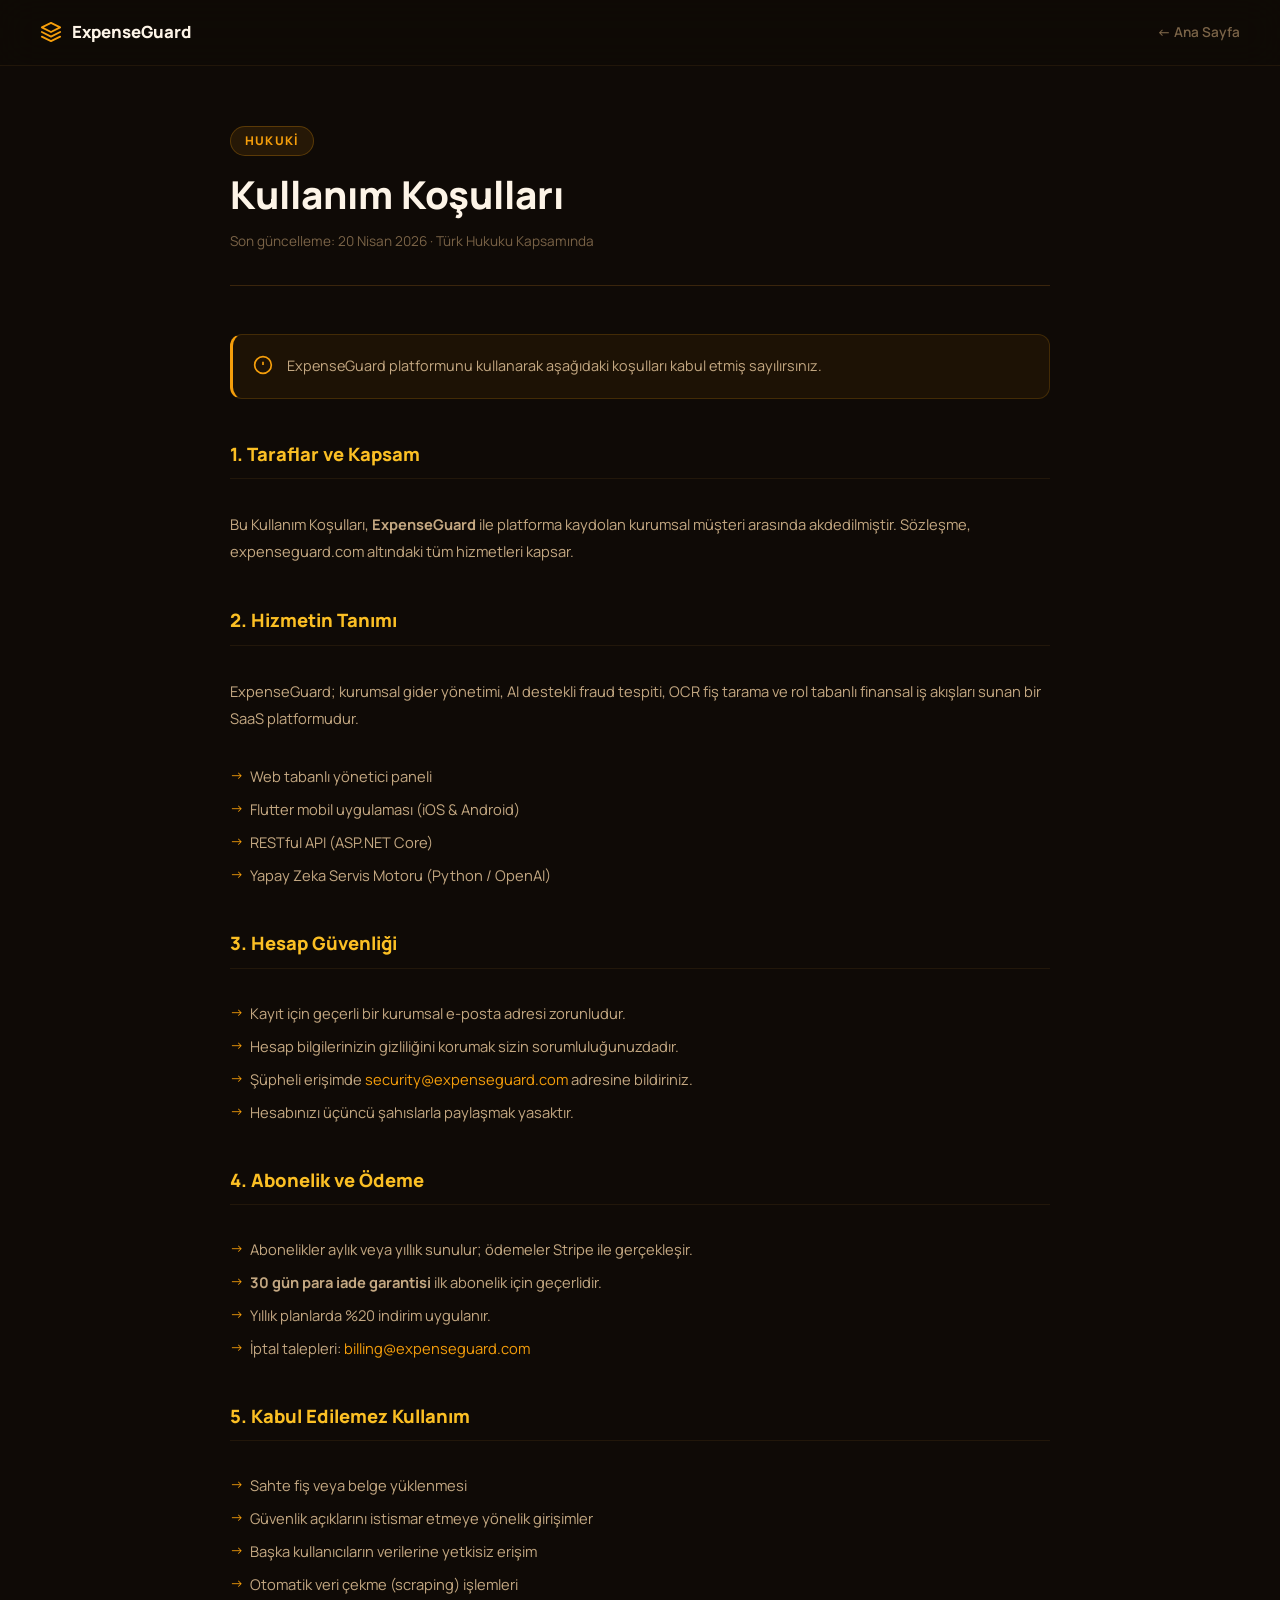
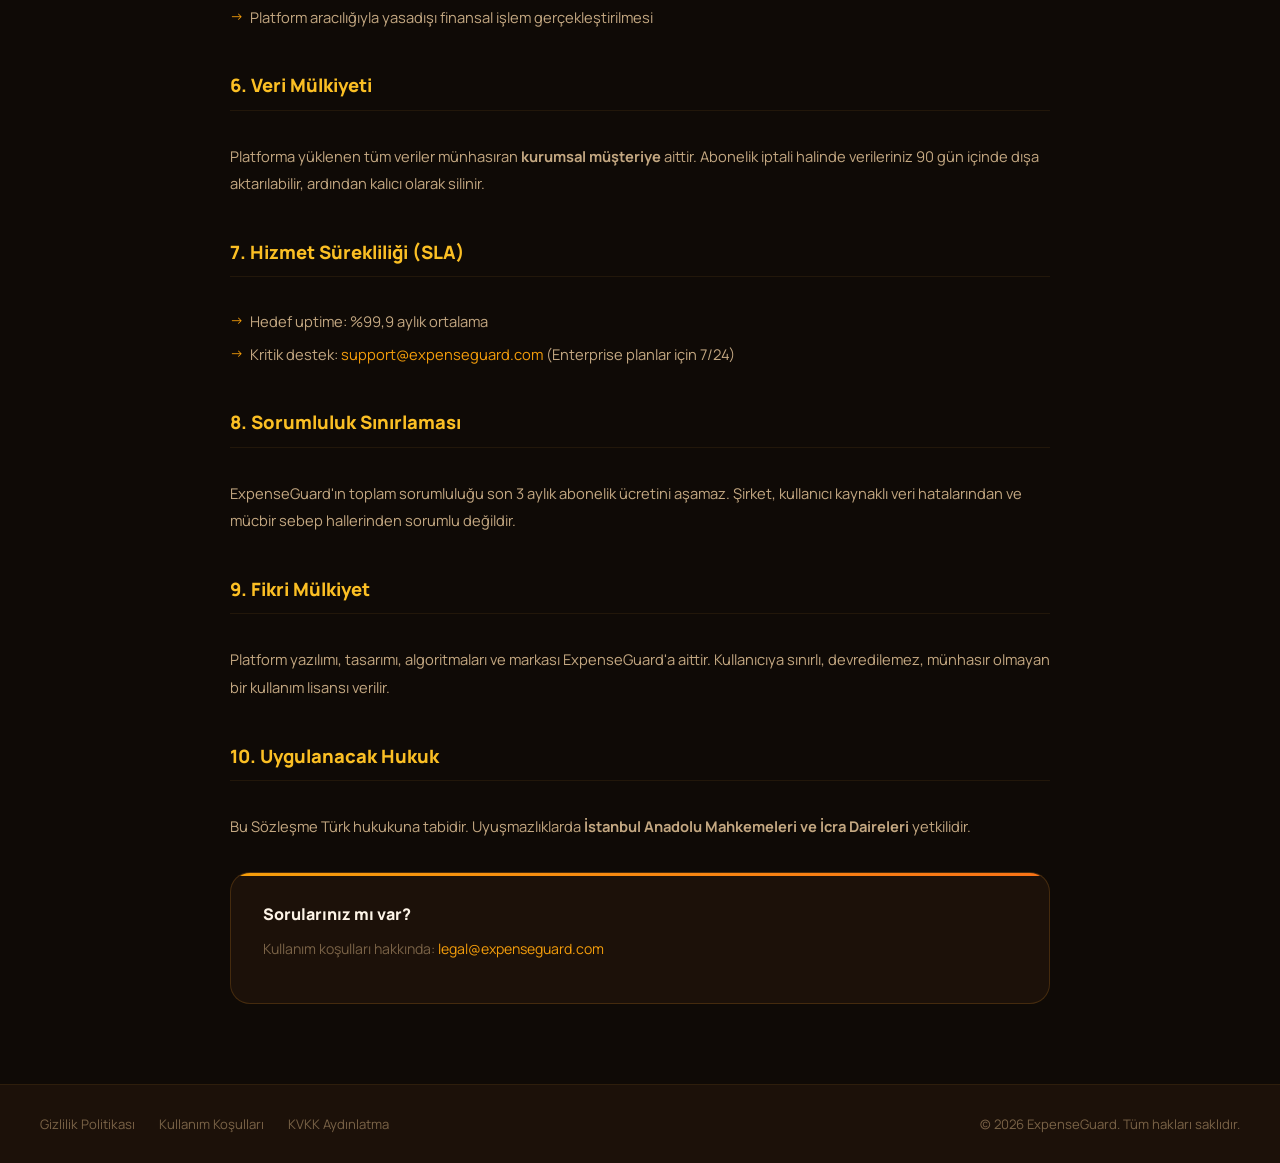
<file: terms.html>
<!DOCTYPE html>
<html lang="tr">
<head>
  <meta charset="UTF-8" />
  <meta name="viewport" content="width=device-width, initial-scale=1.0" />
  <title>Kullanım Koşulları — ExpenseGuard</title>
  <meta name="description" content="ExpenseGuard platformunu kullanım koşulları ve hizmet sözleşmesi." />
  <link rel="icon" type="image/svg+xml" href="data:image/svg+xml,%3Csvg xmlns='http://www.w3.org/2000/svg' viewBox='0 0 32 32'%3E%3Crect width='32' height='32' rx='8' fill='%23f59e0b'/%3E%3Cpath d='M16 6L6 11l10 5 10-5-10-5zM6 21l10 5 10-5M6 16l10 5 10-5' stroke='%230f0a06' stroke-width='2.2' stroke-linecap='round' stroke-linejoin='round' fill='none'/%3E%3C/svg%3E" />
  <link rel="preconnect" href="https://fonts.googleapis.com" />
  <link rel="preconnect" href="https://fonts.gstatic.com" crossorigin />
  <link href="https://fonts.googleapis.com/css2?family=Manrope:wght@300;400;500;600;700;800;900&display=swap" rel="stylesheet" />
  <link rel="stylesheet" href="css/legal.css" />
</head>
<body>
  <nav class="legal-nav">
    <a href="index.html" class="legal-logo">
      <svg width="22" height="22" viewBox="0 0 24 24" fill="none"><path d="M12 2L2 7l10 5 10-5-10-5zM2 17l10 5 10-5M2 12l10 5 10-5" stroke="currentColor" stroke-width="2" stroke-linecap="round" stroke-linejoin="round"/></svg>
      ExpenseGuard
    </a>
    <a href="index.html" class="legal-back">← Ana Sayfa</a>
  </nav>

  <main class="legal-main">
    <div class="legal-container">
      <div class="legal-header">
        <div class="legal-badge">Hukuki</div>
        <h1>Kullanım Koşulları</h1>
        <p class="legal-meta">Son güncelleme: 20 Nisan 2026 · Türk Hukuku Kapsamında</p>
      </div>
      <div class="legal-content">
        <div class="legal-highlight">
          <svg width="20" height="20" viewBox="0 0 24 24" fill="none" stroke="currentColor" stroke-width="2"><circle cx="12" cy="12" r="10"/><path d="M12 8v4M12 16h.01"/></svg>
          <p>ExpenseGuard platformunu kullanarak aşağıdaki koşulları kabul etmiş sayılırsınız.</p>
        </div>

        <h2>1. Taraflar ve Kapsam</h2>
        <p>Bu Kullanım Koşulları, <strong>ExpenseGuard</strong> ile platforma kaydolan kurumsal müşteri arasında akdedilmiştir. Sözleşme, expenseguard.com altındaki tüm hizmetleri kapsar.</p>

        <h2>2. Hizmetin Tanımı</h2>
        <p>ExpenseGuard; kurumsal gider yönetimi, AI destekli fraud tespiti, OCR fiş tarama ve rol tabanlı finansal iş akışları sunan bir SaaS platformudur.</p>
        <ul>
          <li>Web tabanlı yönetici paneli</li>
          <li>Flutter mobil uygulaması (iOS &amp; Android)</li>
          <li>RESTful API (ASP.NET Core)</li>
          <li>Yapay Zeka Servis Motoru (Python / OpenAI)</li>
        </ul>

        <h2>3. Hesap Güvenliği</h2>
        <ul>
          <li>Kayıt için geçerli bir kurumsal e-posta adresi zorunludur.</li>
          <li>Hesap bilgilerinizin gizliliğini korumak sizin sorumluluğunuzdadır.</li>
          <li>Şüpheli erişimde <a href="mailto:security@expenseguard.com">security@expenseguard.com</a> adresine bildiriniz.</li>
          <li>Hesabınızı üçüncü şahıslarla paylaşmak yasaktır.</li>
        </ul>

        <h2>4. Abonelik ve Ödeme</h2>
        <ul>
          <li>Abonelikler aylık veya yıllık sunulur; ödemeler Stripe ile gerçekleşir.</li>
          <li><strong>30 gün para iade garantisi</strong> ilk abonelik için geçerlidir.</li>
          <li>Yıllık planlarda %20 indirim uygulanır.</li>
          <li>İptal talepleri: <a href="mailto:billing@expenseguard.com">billing@expenseguard.com</a></li>
        </ul>

        <h2>5. Kabul Edilemez Kullanım</h2>
        <ul>
          <li>Sahte fiş veya belge yüklenmesi</li>
          <li>Güvenlik açıklarını istismar etmeye yönelik girişimler</li>
          <li>Başka kullanıcıların verilerine yetkisiz erişim</li>
          <li>Otomatik veri çekme (scraping) işlemleri</li>
          <li>Platform aracılığıyla yasadışı finansal işlem gerçekleştirilmesi</li>
        </ul>

        <h2>6. Veri Mülkiyeti</h2>
        <p>Platforma yüklenen tüm veriler münhasıran <strong>kurumsal müşteriye</strong> aittir. Abonelik iptali halinde verileriniz 90 gün içinde dışa aktarılabilir, ardından kalıcı olarak silinir.</p>

        <h2>7. Hizmet Sürekliliği (SLA)</h2>
        <ul>
          <li>Hedef uptime: %99,9 aylık ortalama</li>
          <li>Kritik destek: <a href="mailto:support@expenseguard.com">support@expenseguard.com</a> (Enterprise planlar için 7/24)</li>
        </ul>

        <h2>8. Sorumluluk Sınırlaması</h2>
        <p>ExpenseGuard'ın toplam sorumluluğu son 3 aylık abonelik ücretini aşamaz. Şirket, kullanıcı kaynaklı veri hatalarından ve mücbir sebep hallerinden sorumlu değildir.</p>

        <h2>9. Fikri Mülkiyet</h2>
        <p>Platform yazılımı, tasarımı, algoritmaları ve markası ExpenseGuard'a aittir. Kullanıcıya sınırlı, devredilemez, münhasır olmayan bir kullanım lisansı verilir.</p>

        <h2>10. Uygulanacak Hukuk</h2>
        <p>Bu Sözleşme Türk hukukuna tabidir. Uyuşmazlıklarda <strong>İstanbul Anadolu Mahkemeleri ve İcra Daireleri</strong> yetkilidir.</p>

        <div class="legal-contact-box">
          <h3>Sorularınız mı var?</h3>
          <p>Kullanım koşulları hakkında: <a href="mailto:legal@expenseguard.com">legal@expenseguard.com</a></p>
        </div>
      </div>
    </div>
  </main>

  <footer class="legal-footer">
    <div class="legal-footer-links">
      <a href="privacy.html">Gizlilik Politikası</a>
      <a href="terms.html">Kullanım Koşulları</a>
      <a href="kvkk.html">KVKK Aydınlatma</a>
    </div>
    <p>© 2026 ExpenseGuard. Tüm hakları saklıdır.</p>
  </footer>
</body>
</html>
</file>
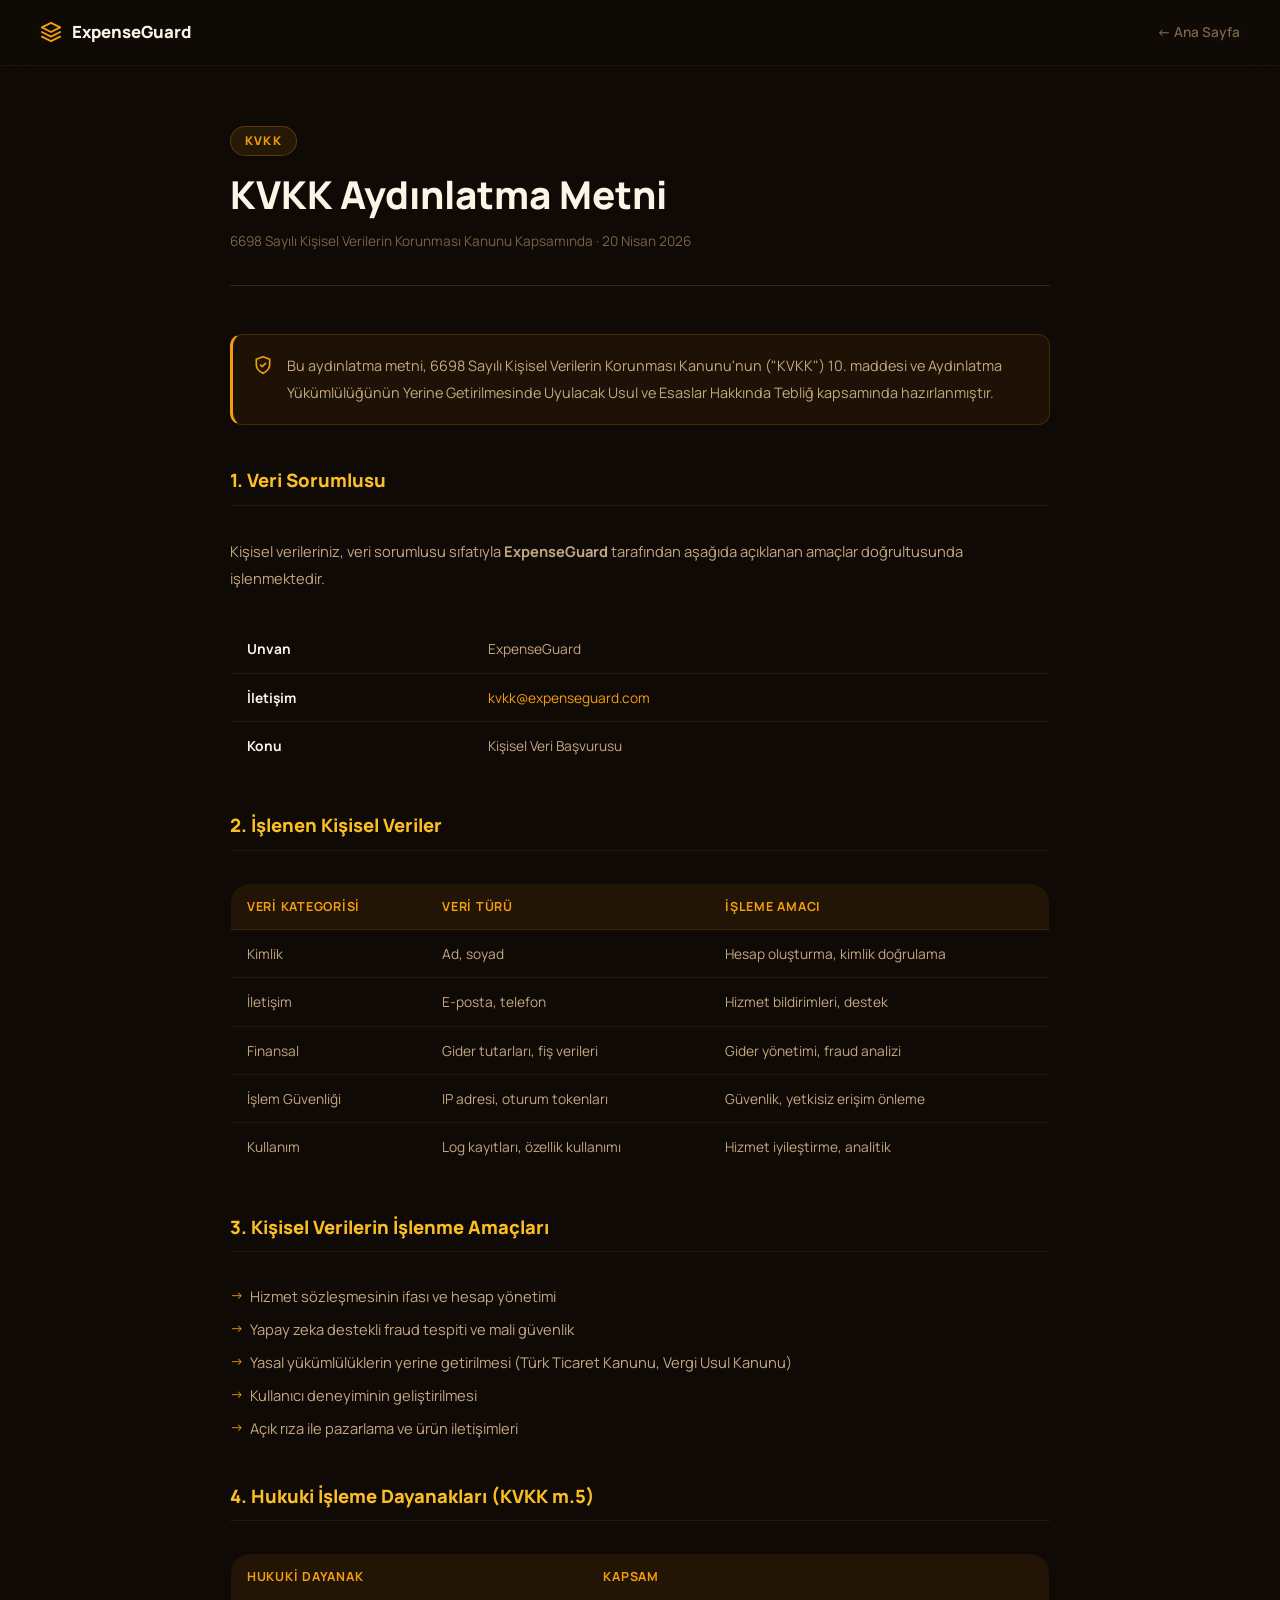
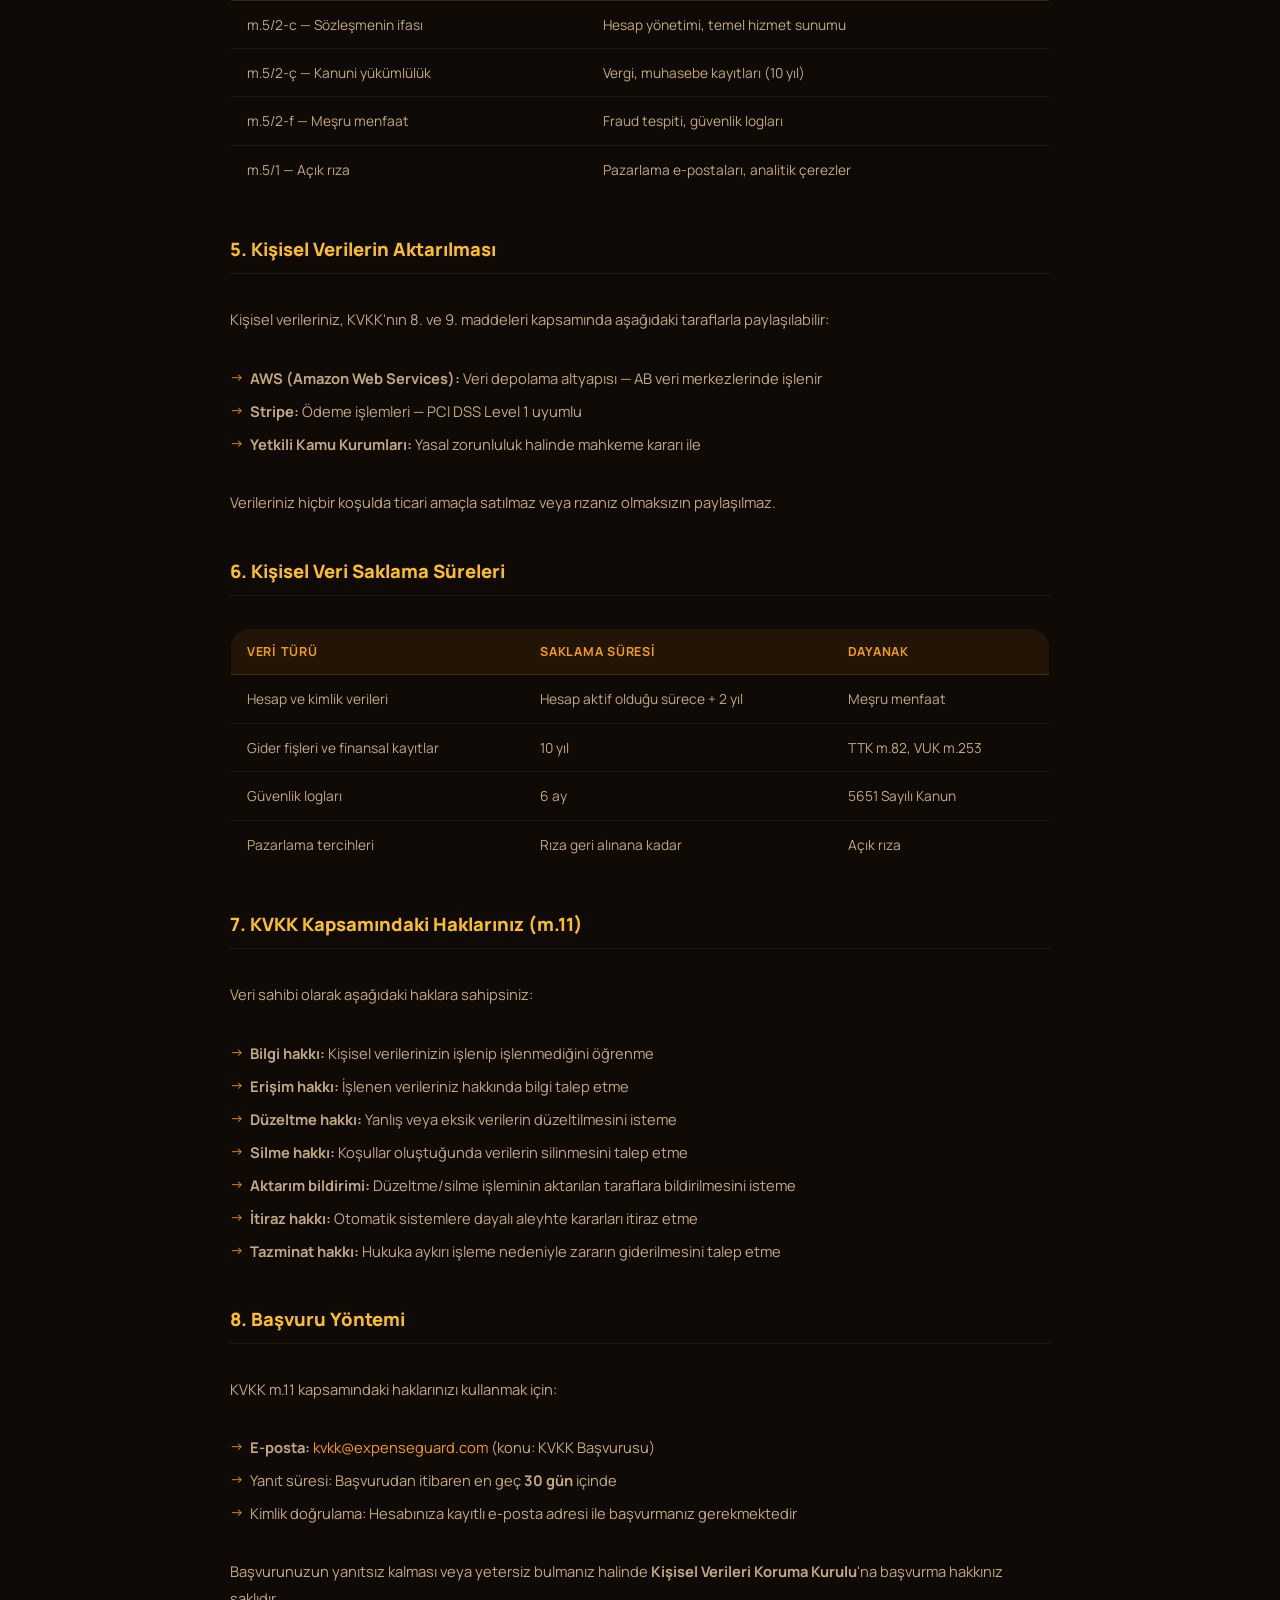
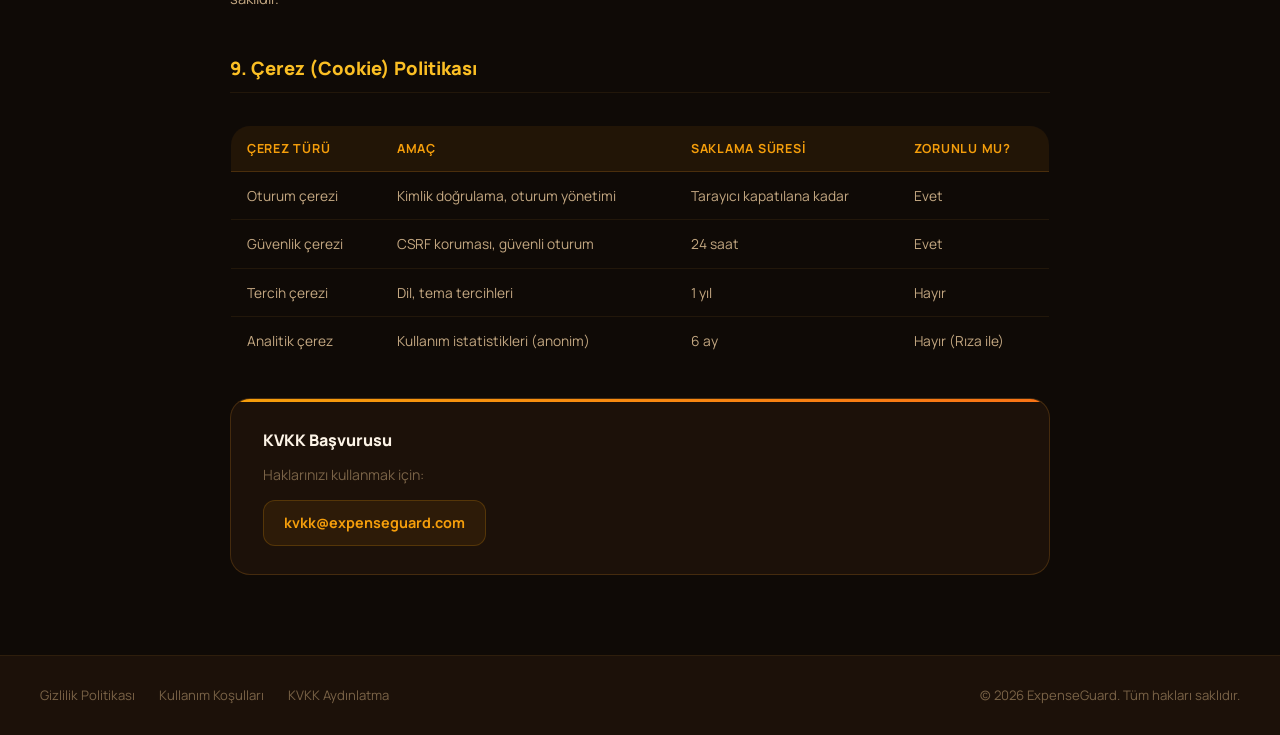
<file: legal/kvkk.html>
<!DOCTYPE html>
<html lang="tr">
<head>
  <meta charset="UTF-8" />
  <meta name="viewport" content="width=device-width, initial-scale=1.0" />
  <title>KVKK Aydınlatma Metni — ExpenseGuard</title>
  <meta name="description" content="ExpenseGuard KVKK Aydınlatma Metni. 6698 Sayılı Kişisel Verilerin Korunması Kanunu kapsamında haklarınız." />
  <link rel="icon" type="image/svg+xml" href="data:image/svg+xml,%3Csvg xmlns='http://www.w3.org/2000/svg' viewBox='0 0 32 32'%3E%3Crect width='32' height='32' rx='8' fill='%23f59e0b'/%3E%3Cpath d='M16 6L6 11l10 5 10-5-10-5zM6 21l10 5 10-5M6 16l10 5 10-5' stroke='%230f0a06' stroke-width='2.2' stroke-linecap='round' stroke-linejoin='round' fill='none'/%3E%3C/svg%3E" />
  <link rel="preconnect" href="https://fonts.googleapis.com" />
  <link rel="preconnect" href="https://fonts.gstatic.com" crossorigin />
  <link href="https://fonts.googleapis.com/css2?family=Manrope:wght@300;400;500;600;700;800;900&display=swap" rel="stylesheet" />
  <link rel="stylesheet" href="../css/legal.css" />
</head>
<body>
  <nav class="legal-nav">
    <a href="../index.html" class="legal-logo">
      <svg width="22" height="22" viewBox="0 0 24 24" fill="none"><path d="M12 2L2 7l10 5 10-5-10-5zM2 17l10 5 10-5M2 12l10 5 10-5" stroke="currentColor" stroke-width="2" stroke-linecap="round" stroke-linejoin="round"/></svg>
      ExpenseGuard
    </a>
    <a href="../index.html" class="legal-back">← Ana Sayfa</a>
  </nav>

  <main class="legal-main">
    <div class="legal-container">
      <div class="legal-header">
        <div class="legal-badge">KVKK</div>
        <h1>KVKK Aydınlatma Metni</h1>
        <p class="legal-meta">6698 Sayılı Kişisel Verilerin Korunması Kanunu Kapsamında · 20 Nisan 2026</p>
      </div>

      <div class="legal-content">
        <div class="legal-highlight">
          <svg width="20" height="20" viewBox="0 0 24 24" fill="none" stroke="currentColor" stroke-width="2" stroke-linecap="round" stroke-linejoin="round"><path d="M12 22s8-4 8-10V5l-8-3-8 3v7c0 6 8 10 8 10z"/><path d="M9 12l2 2 4-4"/></svg>
          <p>Bu aydınlatma metni, 6698 Sayılı Kişisel Verilerin Korunması Kanunu'nun ("KVKK") 10. maddesi ve Aydınlatma Yükümlülüğünün Yerine Getirilmesinde Uyulacak Usul ve Esaslar Hakkında Tebliğ kapsamında hazırlanmıştır.</p>
        </div>

        <h2>1. Veri Sorumlusu</h2>
        <p>Kişisel verileriniz, veri sorumlusu sıfatıyla <strong>ExpenseGuard</strong> tarafından aşağıda açıklanan amaçlar doğrultusunda işlenmektedir.</p>
        <table class="legal-table">
          <tbody>
            <tr><td><strong>Unvan</strong></td><td>ExpenseGuard</td></tr>
            <tr><td><strong>İletişim</strong></td><td><a href="mailto:kvkk@expenseguard.com">kvkk@expenseguard.com</a></td></tr>
            <tr><td><strong>Konu</strong></td><td>Kişisel Veri Başvurusu</td></tr>
          </tbody>
        </table>

        <h2>2. İşlenen Kişisel Veriler</h2>
        <table class="legal-table">
          <thead>
            <tr><th>Veri Kategorisi</th><th>Veri Türü</th><th>İşleme Amacı</th></tr>
          </thead>
          <tbody>
            <tr><td>Kimlik</td><td>Ad, soyad</td><td>Hesap oluşturma, kimlik doğrulama</td></tr>
            <tr><td>İletişim</td><td>E-posta, telefon</td><td>Hizmet bildirimleri, destek</td></tr>
            <tr><td>Finansal</td><td>Gider tutarları, fiş verileri</td><td>Gider yönetimi, fraud analizi</td></tr>
            <tr><td>İşlem Güvenliği</td><td>IP adresi, oturum tokenları</td><td>Güvenlik, yetkisiz erişim önleme</td></tr>
            <tr><td>Kullanım</td><td>Log kayıtları, özellik kullanımı</td><td>Hizmet iyileştirme, analitik</td></tr>
          </tbody>
        </table>

        <h2>3. Kişisel Verilerin İşlenme Amaçları</h2>
        <ul>
          <li>Hizmet sözleşmesinin ifası ve hesap yönetimi</li>
          <li>Yapay zeka destekli fraud tespiti ve mali güvenlik</li>
          <li>Yasal yükümlülüklerin yerine getirilmesi (Türk Ticaret Kanunu, Vergi Usul Kanunu)</li>
          <li>Kullanıcı deneyiminin geliştirilmesi</li>
          <li>Açık rıza ile pazarlama ve ürün iletişimleri</li>
        </ul>

        <h2>4. Hukuki İşleme Dayanakları (KVKK m.5)</h2>
        <table class="legal-table">
          <thead>
            <tr><th>Hukuki Dayanak</th><th>Kapsam</th></tr>
          </thead>
          <tbody>
            <tr><td>m.5/2-c — Sözleşmenin ifası</td><td>Hesap yönetimi, temel hizmet sunumu</td></tr>
            <tr><td>m.5/2-ç — Kanuni yükümlülük</td><td>Vergi, muhasebe kayıtları (10 yıl)</td></tr>
            <tr><td>m.5/2-f — Meşru menfaat</td><td>Fraud tespiti, güvenlik logları</td></tr>
            <tr><td>m.5/1 — Açık rıza</td><td>Pazarlama e-postaları, analitik çerezler</td></tr>
          </tbody>
        </table>

        <h2>5. Kişisel Verilerin Aktarılması</h2>
        <p>Kişisel verileriniz, KVKK'nın 8. ve 9. maddeleri kapsamında aşağıdaki taraflarla paylaşılabilir:</p>
        <ul>
          <li><strong>AWS (Amazon Web Services):</strong> Veri depolama altyapısı — AB veri merkezlerinde işlenir</li>
          <li><strong>Stripe:</strong> Ödeme işlemleri — PCI DSS Level 1 uyumlu</li>
          <li><strong>Yetkili Kamu Kurumları:</strong> Yasal zorunluluk halinde mahkeme kararı ile</li>
        </ul>
        <p>Verileriniz hiçbir koşulda ticari amaçla satılmaz veya rızanız olmaksızın paylaşılmaz.</p>

        <h2>6. Kişisel Veri Saklama Süreleri</h2>
        <table class="legal-table">
          <thead>
            <tr><th>Veri Türü</th><th>Saklama Süresi</th><th>Dayanak</th></tr>
          </thead>
          <tbody>
            <tr><td>Hesap ve kimlik verileri</td><td>Hesap aktif olduğu sürece + 2 yıl</td><td>Meşru menfaat</td></tr>
            <tr><td>Gider fişleri ve finansal kayıtlar</td><td>10 yıl</td><td>TTK m.82, VUK m.253</td></tr>
            <tr><td>Güvenlik logları</td><td>6 ay</td><td>5651 Sayılı Kanun</td></tr>
            <tr><td>Pazarlama tercihleri</td><td>Rıza geri alınana kadar</td><td>Açık rıza</td></tr>
          </tbody>
        </table>

        <h2>7. KVKK Kapsamındaki Haklarınız (m.11)</h2>
        <p>Veri sahibi olarak aşağıdaki haklara sahipsiniz:</p>
        <ul>
          <li><strong>Bilgi hakkı:</strong> Kişisel verilerinizin işlenip işlenmediğini öğrenme</li>
          <li><strong>Erişim hakkı:</strong> İşlenen verileriniz hakkında bilgi talep etme</li>
          <li><strong>Düzeltme hakkı:</strong> Yanlış veya eksik verilerin düzeltilmesini isteme</li>
          <li><strong>Silme hakkı:</strong> Koşullar oluştuğunda verilerin silinmesini talep etme</li>
          <li><strong>Aktarım bildirimi:</strong> Düzeltme/silme işleminin aktarılan taraflara bildirilmesini isteme</li>
          <li><strong>İtiraz hakkı:</strong> Otomatik sistemlere dayalı aleyhte kararları itiraz etme</li>
          <li><strong>Tazminat hakkı:</strong> Hukuka aykırı işleme nedeniyle zararın giderilmesini talep etme</li>
        </ul>

        <h2>8. Başvuru Yöntemi</h2>
        <p>KVKK m.11 kapsamındaki haklarınızı kullanmak için:</p>
        <ul>
          <li><strong>E-posta:</strong> <a href="mailto:kvkk@expenseguard.com">kvkk@expenseguard.com</a> (konu: KVKK Başvurusu)</li>
          <li>Yanıt süresi: Başvurudan itibaren en geç <strong>30 gün</strong> içinde</li>
          <li>Kimlik doğrulama: Hesabınıza kayıtlı e-posta adresi ile başvurmanız gerekmektedir</li>
        </ul>
        <p>Başvurunuzun yanıtsız kalması veya yetersiz bulmanız halinde <strong>Kişisel Verileri Koruma Kurulu</strong>'na başvurma hakkınız saklıdır.</p>

        <h2>9. Çerez (Cookie) Politikası</h2>
        <table class="legal-table">
          <thead>
            <tr><th>Çerez Türü</th><th>Amaç</th><th>Saklama Süresi</th><th>Zorunlu mu?</th></tr>
          </thead>
          <tbody>
            <tr><td>Oturum çerezi</td><td>Kimlik doğrulama, oturum yönetimi</td><td>Tarayıcı kapatılana kadar</td><td>Evet</td></tr>
            <tr><td>Güvenlik çerezi</td><td>CSRF koruması, güvenli oturum</td><td>24 saat</td><td>Evet</td></tr>
            <tr><td>Tercih çerezi</td><td>Dil, tema tercihleri</td><td>1 yıl</td><td>Hayır</td></tr>
            <tr><td>Analitik çerez</td><td>Kullanım istatistikleri (anonim)</td><td>6 ay</td><td>Hayır (Rıza ile)</td></tr>
          </tbody>
        </table>

        <div class="legal-contact-box">
          <h3>KVKK Başvurusu</h3>
          <p>Haklarınızı kullanmak için:</p>
          <a href="mailto:kvkk@expenseguard.com" class="legal-contact-link">kvkk@expenseguard.com</a>
        </div>
      </div>
    </div>
  </main>

  <footer class="legal-footer">
    <div class="legal-footer-links">
      <a href="privacy.html">Gizlilik Politikası</a>
      <a href="terms.html">Kullanım Koşulları</a>
      <a href="kvkk.html">KVKK Aydınlatma</a>
    </div>
    <p>© 2026 ExpenseGuard. Tüm hakları saklıdır.</p>
  </footer>
</body>
</html>
</file>
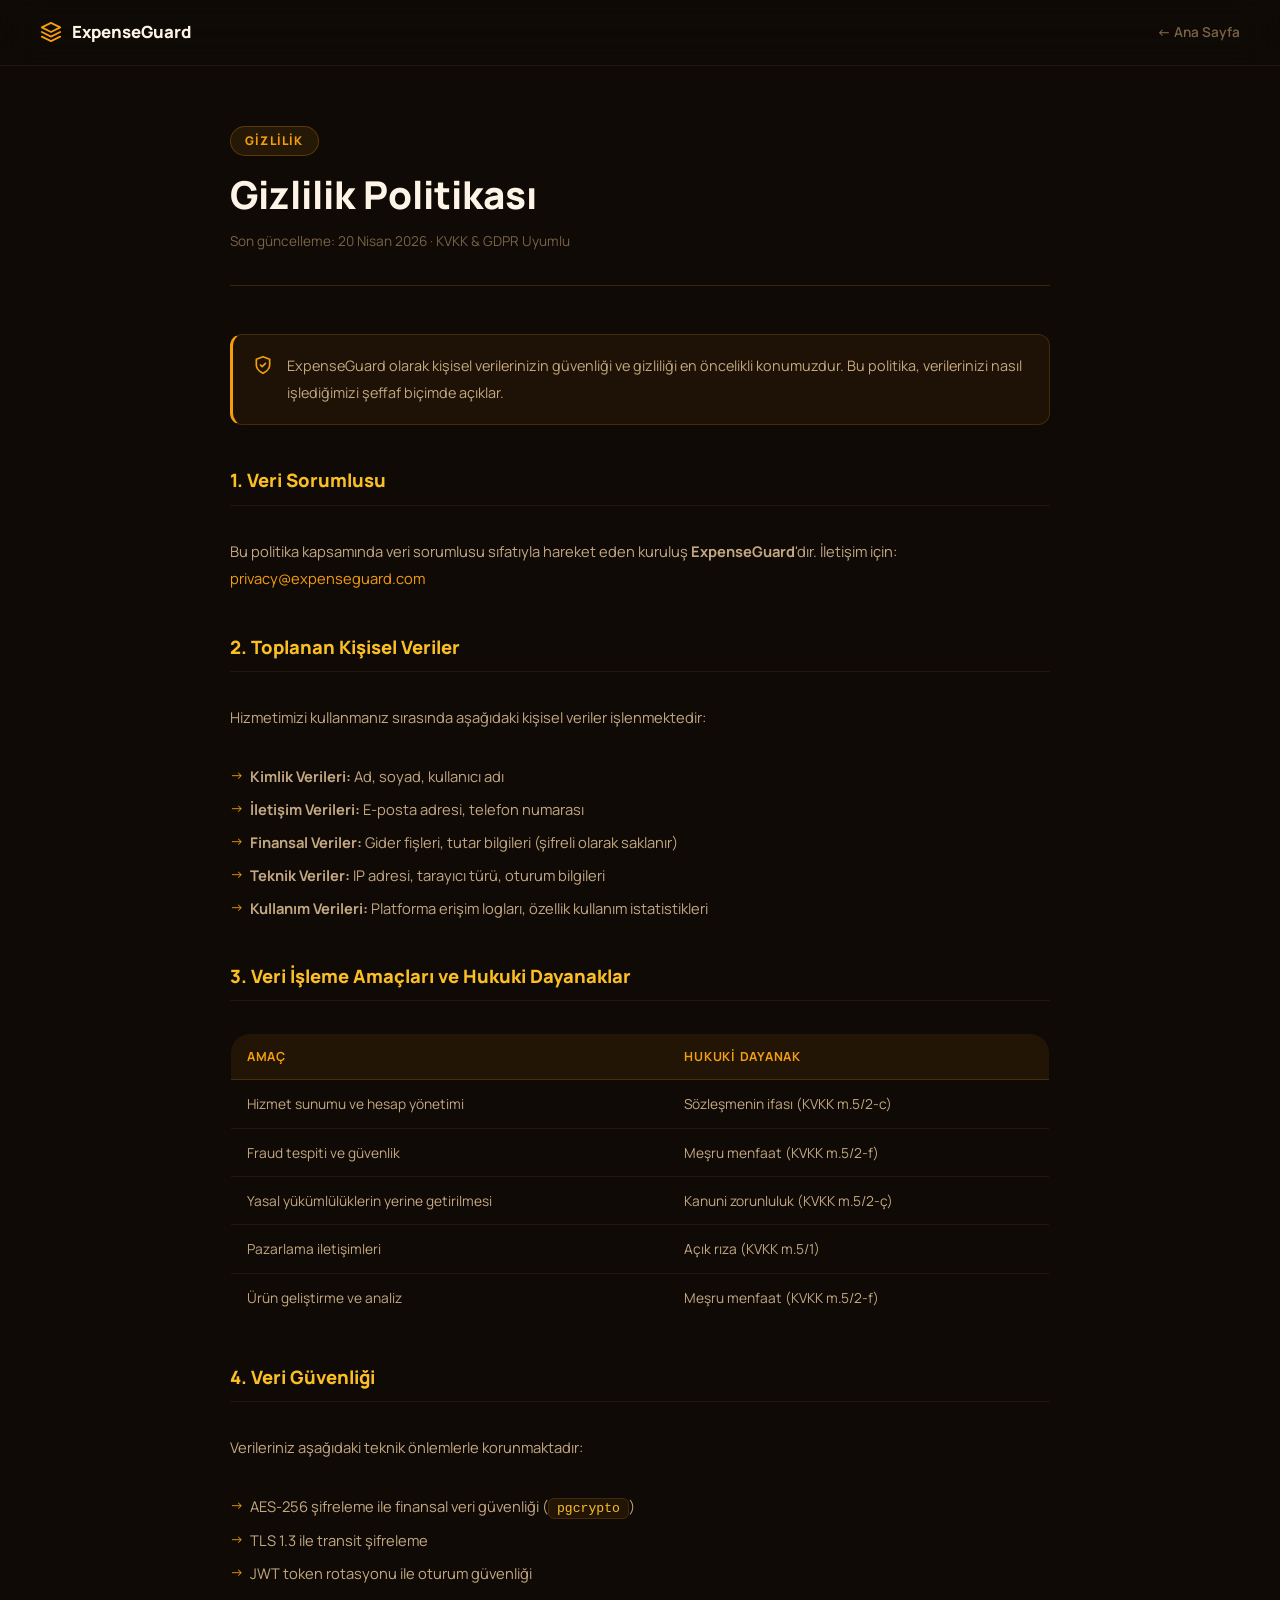
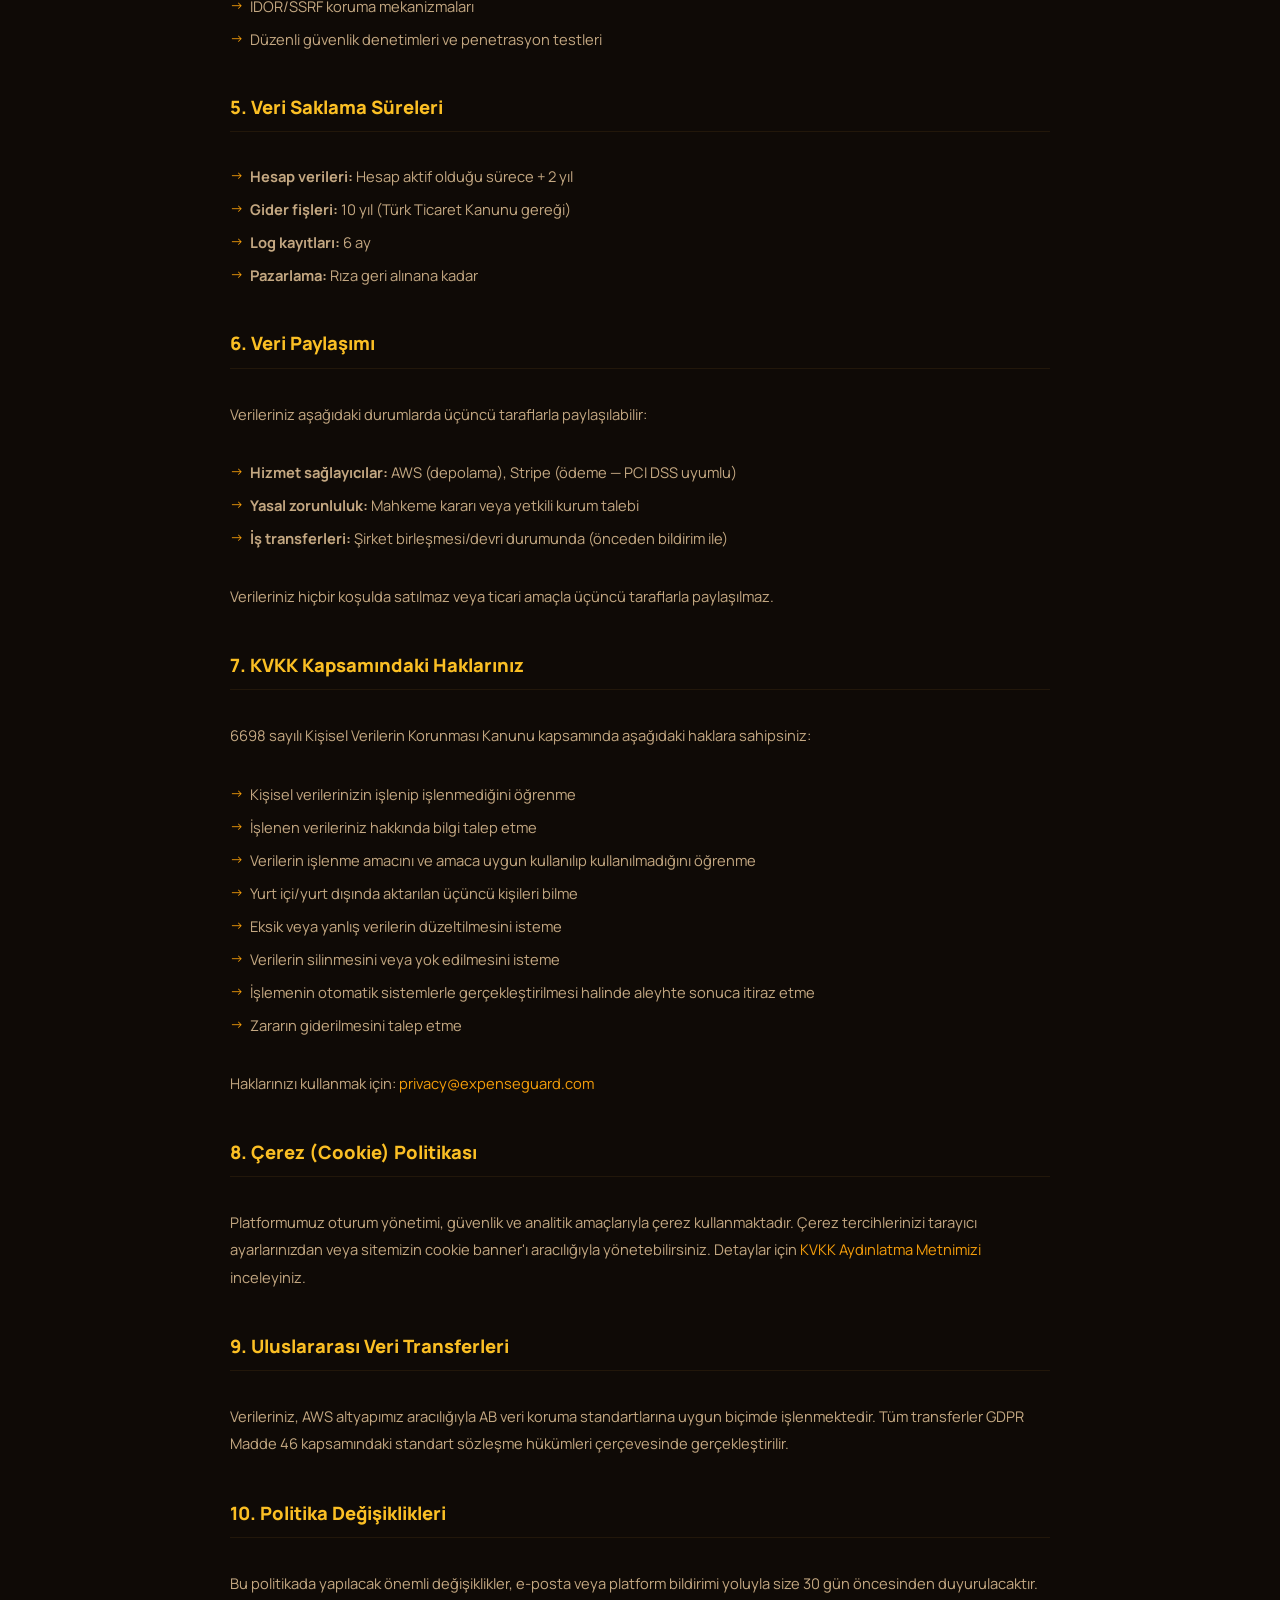
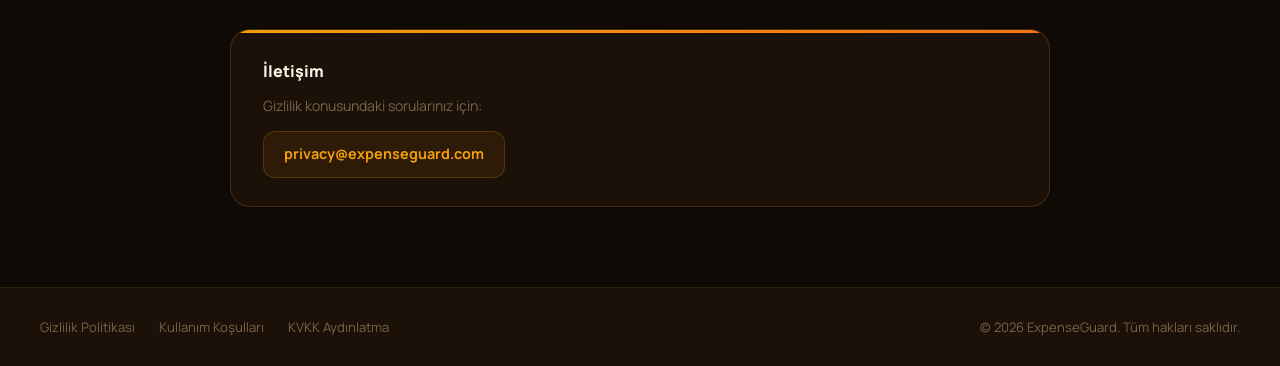
<file: legal/privacy.html>
<!DOCTYPE html>
<html lang="tr">
<head>
  <meta charset="UTF-8" />
  <meta name="viewport" content="width=device-width, initial-scale=1.0" />
  <title>Gizlilik Politikası — ExpenseGuard</title>
  <meta name="description" content="ExpenseGuard Gizlilik Politikası. Kişisel verilerinizi nasıl topladığımızı, kullandığımızı ve koruduğumuzu öğrenin." />
  <link rel="icon" type="image/svg+xml" href="data:image/svg+xml,%3Csvg xmlns='http://www.w3.org/2000/svg' viewBox='0 0 32 32'%3E%3Crect width='32' height='32' rx='8' fill='%23f59e0b'/%3E%3Cpath d='M16 6L6 11l10 5 10-5-10-5zM6 21l10 5 10-5M6 16l10 5 10-5' stroke='%230f0a06' stroke-width='2.2' stroke-linecap='round' stroke-linejoin='round' fill='none'/%3E%3C/svg%3E" />
  <link rel="preconnect" href="https://fonts.googleapis.com" />
  <link rel="preconnect" href="https://fonts.gstatic.com" crossorigin />
  <link href="https://fonts.googleapis.com/css2?family=Manrope:wght@300;400;500;600;700;800;900&display=swap" rel="stylesheet" />
  <link rel="stylesheet" href="../css/legal.css" />
</head>
<body>
  <nav class="legal-nav">
    <a href="../index.html" class="legal-logo">
      <svg width="22" height="22" viewBox="0 0 24 24" fill="none"><path d="M12 2L2 7l10 5 10-5-10-5zM2 17l10 5 10-5M2 12l10 5 10-5" stroke="currentColor" stroke-width="2" stroke-linecap="round" stroke-linejoin="round"/></svg>
      ExpenseGuard
    </a>
    <a href="../index.html" class="legal-back">← Ana Sayfa</a>
  </nav>

  <main class="legal-main">
    <div class="legal-container">
      <div class="legal-header">
        <div class="legal-badge">Gizlilik</div>
        <h1>Gizlilik Politikası</h1>
        <p class="legal-meta">Son güncelleme: 20 Nisan 2026 · KVKK &amp; GDPR Uyumlu</p>
      </div>

      <div class="legal-content">
        <div class="legal-highlight">
          <svg width="20" height="20" viewBox="0 0 24 24" fill="none" stroke="currentColor" stroke-width="2" stroke-linecap="round" stroke-linejoin="round"><path d="M12 22s8-4 8-10V5l-8-3-8 3v7c0 6 8 10 8 10z"/><path d="M9 12l2 2 4-4"/></svg>
          <p>ExpenseGuard olarak kişisel verilerinizin güvenliği ve gizliliği en öncelikli konumuzdur. Bu politika, verilerinizi nasıl işlediğimizi şeffaf biçimde açıklar.</p>
        </div>

        <h2>1. Veri Sorumlusu</h2>
        <p>Bu politika kapsamında veri sorumlusu sıfatıyla hareket eden kuruluş <strong>ExpenseGuard</strong>'dır. İletişim için: <a href="mailto:privacy@expenseguard.com">privacy@expenseguard.com</a></p>

        <h2>2. Toplanan Kişisel Veriler</h2>
        <p>Hizmetimizi kullanmanız sırasında aşağıdaki kişisel veriler işlenmektedir:</p>
        <ul>
          <li><strong>Kimlik Verileri:</strong> Ad, soyad, kullanıcı adı</li>
          <li><strong>İletişim Verileri:</strong> E-posta adresi, telefon numarası</li>
          <li><strong>Finansal Veriler:</strong> Gider fişleri, tutar bilgileri (şifreli olarak saklanır)</li>
          <li><strong>Teknik Veriler:</strong> IP adresi, tarayıcı türü, oturum bilgileri</li>
          <li><strong>Kullanım Verileri:</strong> Platforma erişim logları, özellik kullanım istatistikleri</li>
        </ul>

        <h2>3. Veri İşleme Amaçları ve Hukuki Dayanaklar</h2>
        <table class="legal-table">
          <thead>
            <tr><th>Amaç</th><th>Hukuki Dayanak</th></tr>
          </thead>
          <tbody>
            <tr><td>Hizmet sunumu ve hesap yönetimi</td><td>Sözleşmenin ifası (KVKK m.5/2-c)</td></tr>
            <tr><td>Fraud tespiti ve güvenlik</td><td>Meşru menfaat (KVKK m.5/2-f)</td></tr>
            <tr><td>Yasal yükümlülüklerin yerine getirilmesi</td><td>Kanuni zorunluluk (KVKK m.5/2-ç)</td></tr>
            <tr><td>Pazarlama iletişimleri</td><td>Açık rıza (KVKK m.5/1)</td></tr>
            <tr><td>Ürün geliştirme ve analiz</td><td>Meşru menfaat (KVKK m.5/2-f)</td></tr>
          </tbody>
        </table>

        <h2>4. Veri Güvenliği</h2>
        <p>Verileriniz aşağıdaki teknik önlemlerle korunmaktadır:</p>
        <ul>
          <li>AES-256 şifreleme ile finansal veri güvenliği (<code>pgcrypto</code>)</li>
          <li>TLS 1.3 ile transit şifreleme</li>
          <li>JWT token rotasyonu ile oturum güvenliği</li>
          <li>IDOR/SSRF koruma mekanizmaları</li>
          <li>Düzenli güvenlik denetimleri ve penetrasyon testleri</li>
        </ul>

        <h2>5. Veri Saklama Süreleri</h2>
        <ul>
          <li><strong>Hesap verileri:</strong> Hesap aktif olduğu sürece + 2 yıl</li>
          <li><strong>Gider fişleri:</strong> 10 yıl (Türk Ticaret Kanunu gereği)</li>
          <li><strong>Log kayıtları:</strong> 6 ay</li>
          <li><strong>Pazarlama:</strong> Rıza geri alınana kadar</li>
        </ul>

        <h2>6. Veri Paylaşımı</h2>
        <p>Verileriniz aşağıdaki durumlarda üçüncü taraflarla paylaşılabilir:</p>
        <ul>
          <li><strong>Hizmet sağlayıcılar:</strong> AWS (depolama), Stripe (ödeme — PCI DSS uyumlu)</li>
          <li><strong>Yasal zorunluluk:</strong> Mahkeme kararı veya yetkili kurum talebi</li>
          <li><strong>İş transferleri:</strong> Şirket birleşmesi/devri durumunda (önceden bildirim ile)</li>
        </ul>
        <p>Verileriniz hiçbir koşulda satılmaz veya ticari amaçla üçüncü taraflarla paylaşılmaz.</p>

        <h2>7. KVKK Kapsamındaki Haklarınız</h2>
        <p>6698 sayılı Kişisel Verilerin Korunması Kanunu kapsamında aşağıdaki haklara sahipsiniz:</p>
        <ul>
          <li>Kişisel verilerinizin işlenip işlenmediğini öğrenme</li>
          <li>İşlenen verileriniz hakkında bilgi talep etme</li>
          <li>Verilerin işlenme amacını ve amaca uygun kullanılıp kullanılmadığını öğrenme</li>
          <li>Yurt içi/yurt dışında aktarılan üçüncü kişileri bilme</li>
          <li>Eksik veya yanlış verilerin düzeltilmesini isteme</li>
          <li>Verilerin silinmesini veya yok edilmesini isteme</li>
          <li>İşlemenin otomatik sistemlerle gerçekleştirilmesi halinde aleyhte sonuca itiraz etme</li>
          <li>Zararın giderilmesini talep etme</li>
        </ul>
        <p>Haklarınızı kullanmak için: <a href="mailto:privacy@expenseguard.com">privacy@expenseguard.com</a></p>

        <h2>8. Çerez (Cookie) Politikası</h2>
        <p>Platformumuz oturum yönetimi, güvenlik ve analitik amaçlarıyla çerez kullanmaktadır. Çerez tercihlerinizi tarayıcı ayarlarınızdan veya sitemizin cookie banner'ı aracılığıyla yönetebilirsiniz. Detaylar için <a href="kvkk.html">KVKK Aydınlatma Metnimizi</a> inceleyiniz.</p>

        <h2>9. Uluslararası Veri Transferleri</h2>
        <p>Verileriniz, AWS altyapımız aracılığıyla AB veri koruma standartlarına uygun biçimde işlenmektedir. Tüm transferler GDPR Madde 46 kapsamındaki standart sözleşme hükümleri çerçevesinde gerçekleştirilir.</p>

        <h2>10. Politika Değişiklikleri</h2>
        <p>Bu politikada yapılacak önemli değişiklikler, e-posta veya platform bildirimi yoluyla size 30 gün öncesinden duyurulacaktır.</p>

        <div class="legal-contact-box">
          <h3>İletişim</h3>
          <p>Gizlilik konusundaki sorularınız için:</p>
          <a href="mailto:privacy@expenseguard.com" class="legal-contact-link">privacy@expenseguard.com</a>
        </div>
      </div>
    </div>
  </main>

  <footer class="legal-footer">
    <div class="legal-footer-links">
      <a href="privacy.html">Gizlilik Politikası</a>
      <a href="terms.html">Kullanım Koşulları</a>
      <a href="kvkk.html">KVKK Aydınlatma</a>
    </div>
    <p>© 2026 ExpenseGuard. Tüm hakları saklıdır.</p>
  </footer>
</body>
</html>
</file>
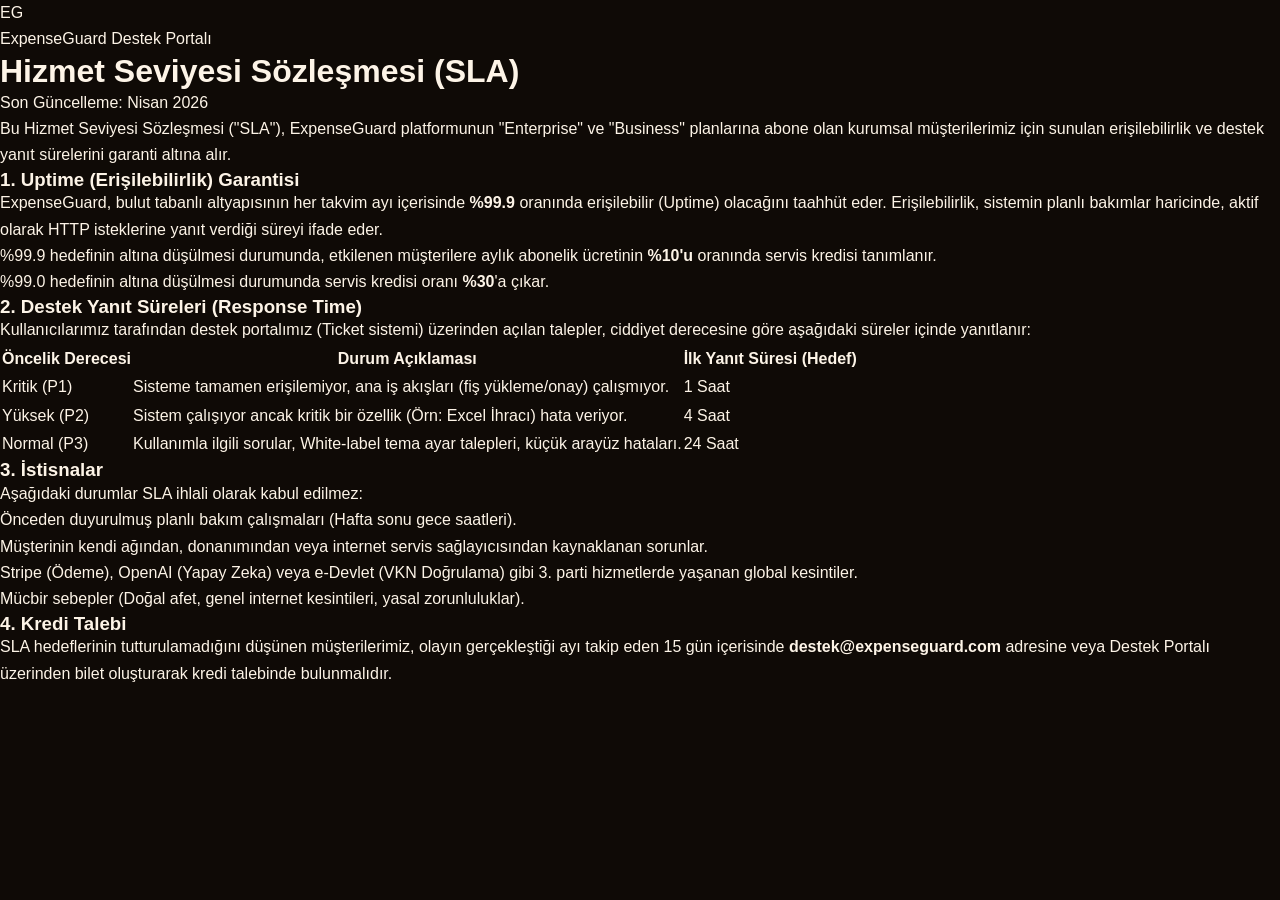
<file: legal/sla.html>
<!DOCTYPE html>
<html lang="tr">
<head>
    <meta charset="UTF-8">
    <meta name="viewport" content="width=device-width, initial-scale=1.0">
    <title>SLA (Hizmet Seviyesi Sözleşmesi) | ExpenseGuard</title>
    <link rel="stylesheet" href="../css/style.css">
    <link href="https://fonts.googleapis.com/css2?family=Inter:wght@300;400;500;600;700&display=swap" rel="stylesheet">
</head>
<body class="bg-gray-50 text-gray-900 font-sans antialiased">
    <!-- Simple Header -->
    <header class="bg-white border-b border-gray-200 py-6">
        <div class="max-w-4xl mx-auto px-4 flex items-center justify-between">
            <a href="../index.html" class="flex items-center space-x-2 text-2xl font-bold text-gray-900">
                <div class="w-8 h-8 rounded-lg bg-blue-600 text-white flex items-center justify-center text-sm">EG</div>
                <span>ExpenseGuard</span>
            </a>
            <a href="../pages/support.html" class="text-sm font-medium text-blue-600 hover:text-blue-800">Destek Portalı</a>
        </div>
    </header>

    <main class="max-w-4xl mx-auto px-4 py-12">
        <div class="bg-white rounded-3xl shadow-sm border border-gray-100 p-8 md:p-12">
            <h1 class="text-3xl font-bold text-gray-900 mb-2">Hizmet Seviyesi Sözleşmesi (SLA)</h1>
            <p class="text-gray-500 mb-8 border-b border-gray-100 pb-8">Son Güncelleme: Nisan 2026</p>

            <div class="prose prose-blue max-w-none text-gray-600 space-y-6">
                <p>Bu Hizmet Seviyesi Sözleşmesi ("SLA"), ExpenseGuard platformunun "Enterprise" ve "Business" planlarına abone olan kurumsal müşterilerimiz için sunulan erişilebilirlik ve destek yanıt sürelerini garanti altına alır.</p>

                <h3 class="text-xl font-bold text-gray-900 mt-8 mb-4">1. Uptime (Erişilebilirlik) Garantisi</h3>
                <p>ExpenseGuard, bulut tabanlı altyapısının her takvim ayı içerisinde <strong>%99.9</strong> oranında erişilebilir (Uptime) olacağını taahhüt eder. Erişilebilirlik, sistemin planlı bakımlar haricinde, aktif olarak HTTP isteklerine yanıt verdiği süreyi ifade eder.</p>
                <ul class="list-disc pl-5 space-y-2">
                    <li>%99.9 hedefinin altına düşülmesi durumunda, etkilenen müşterilere aylık abonelik ücretinin <strong>%10'u</strong> oranında servis kredisi tanımlanır.</li>
                    <li>%99.0 hedefinin altına düşülmesi durumunda servis kredisi oranı <strong>%30</strong>'a çıkar.</li>
                </ul>

                <h3 class="text-xl font-bold text-gray-900 mt-8 mb-4">2. Destek Yanıt Süreleri (Response Time)</h3>
                <p>Kullanıcılarımız tarafından destek portalımız (Ticket sistemi) üzerinden açılan talepler, ciddiyet derecesine göre aşağıdaki süreler içinde yanıtlanır:</p>
                <div class="overflow-x-auto mt-4">
                    <table class="min-w-full divide-y divide-gray-200">
                        <thead class="bg-gray-50">
                            <tr>
                                <th class="px-6 py-3 text-left text-xs font-medium text-gray-500 uppercase tracking-wider">Öncelik Derecesi</th>
                                <th class="px-6 py-3 text-left text-xs font-medium text-gray-500 uppercase tracking-wider">Durum Açıklaması</th>
                                <th class="px-6 py-3 text-left text-xs font-medium text-gray-500 uppercase tracking-wider">İlk Yanıt Süresi (Hedef)</th>
                            </tr>
                        </thead>
                        <tbody class="bg-white divide-y divide-gray-200">
                            <tr>
                                <td class="px-6 py-4 whitespace-nowrap text-sm font-medium text-red-600">Kritik (P1)</td>
                                <td class="px-6 py-4 text-sm text-gray-500">Sisteme tamamen erişilemiyor, ana iş akışları (fiş yükleme/onay) çalışmıyor.</td>
                                <td class="px-6 py-4 whitespace-nowrap text-sm text-gray-900 font-medium">1 Saat</td>
                            </tr>
                            <tr>
                                <td class="px-6 py-4 whitespace-nowrap text-sm font-medium text-orange-500">Yüksek (P2)</td>
                                <td class="px-6 py-4 text-sm text-gray-500">Sistem çalışıyor ancak kritik bir özellik (Örn: Excel İhracı) hata veriyor.</td>
                                <td class="px-6 py-4 whitespace-nowrap text-sm text-gray-900">4 Saat</td>
                            </tr>
                            <tr>
                                <td class="px-6 py-4 whitespace-nowrap text-sm font-medium text-blue-500">Normal (P3)</td>
                                <td class="px-6 py-4 text-sm text-gray-500">Kullanımla ilgili sorular, White-label tema ayar talepleri, küçük arayüz hataları.</td>
                                <td class="px-6 py-4 whitespace-nowrap text-sm text-gray-900">24 Saat</td>
                            </tr>
                        </tbody>
                    </table>
                </div>

                <h3 class="text-xl font-bold text-gray-900 mt-8 mb-4">3. İstisnalar</h3>
                <p>Aşağıdaki durumlar SLA ihlali olarak kabul edilmez:</p>
                <ol class="list-decimal pl-5 space-y-2">
                    <li>Önceden duyurulmuş planlı bakım çalışmaları (Hafta sonu gece saatleri).</li>
                    <li>Müşterinin kendi ağından, donanımından veya internet servis sağlayıcısından kaynaklanan sorunlar.</li>
                    <li>Stripe (Ödeme), OpenAI (Yapay Zeka) veya e-Devlet (VKN Doğrulama) gibi 3. parti hizmetlerde yaşanan global kesintiler.</li>
                    <li>Mücbir sebepler (Doğal afet, genel internet kesintileri, yasal zorunluluklar).</li>
                </ol>

                <h3 class="text-xl font-bold text-gray-900 mt-8 mb-4">4. Kredi Talebi</h3>
                <p>SLA hedeflerinin tutturulamadığını düşünen müşterilerimiz, olayın gerçekleştiği ayı takip eden 15 gün içerisinde <strong>destek@expenseguard.com</strong> adresine veya Destek Portalı üzerinden bilet oluşturarak kredi talebinde bulunmalıdır.</p>
            </div>
        </div>
    </main>

</body>
</html>
</file>
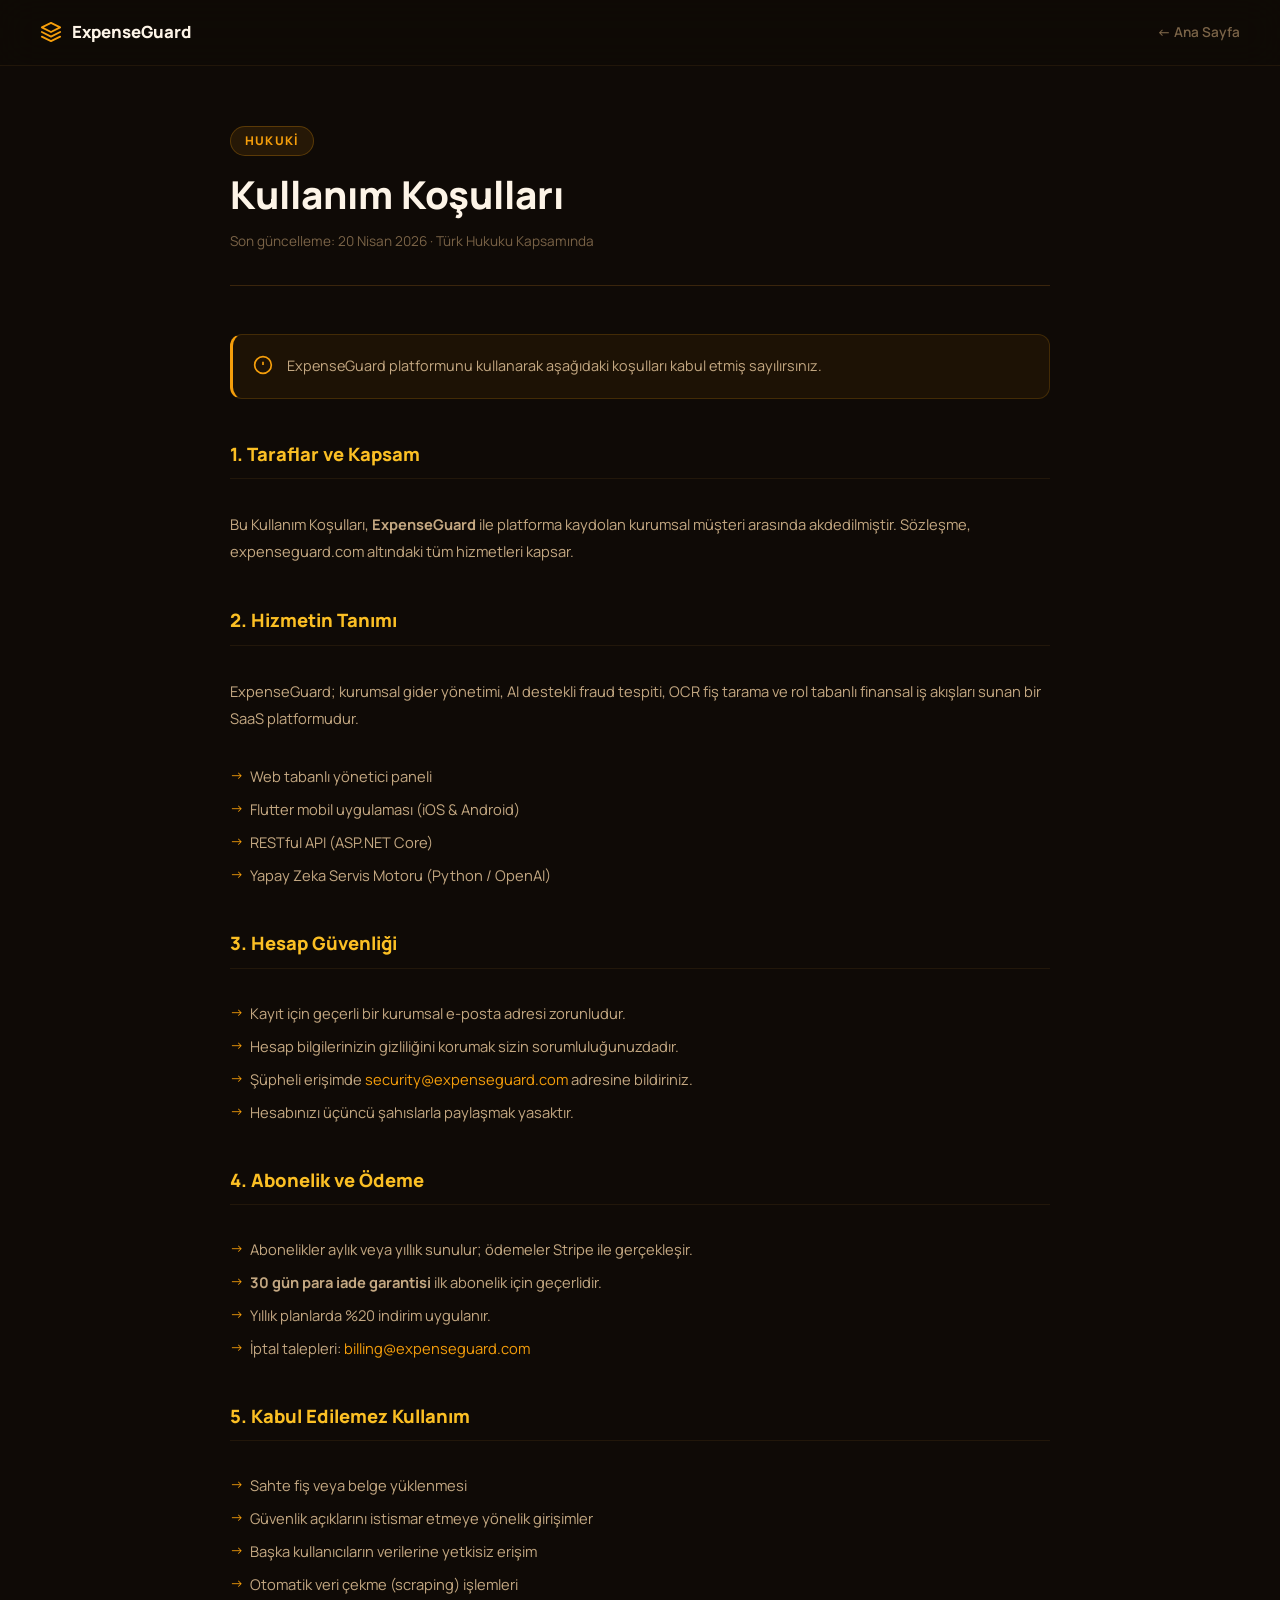
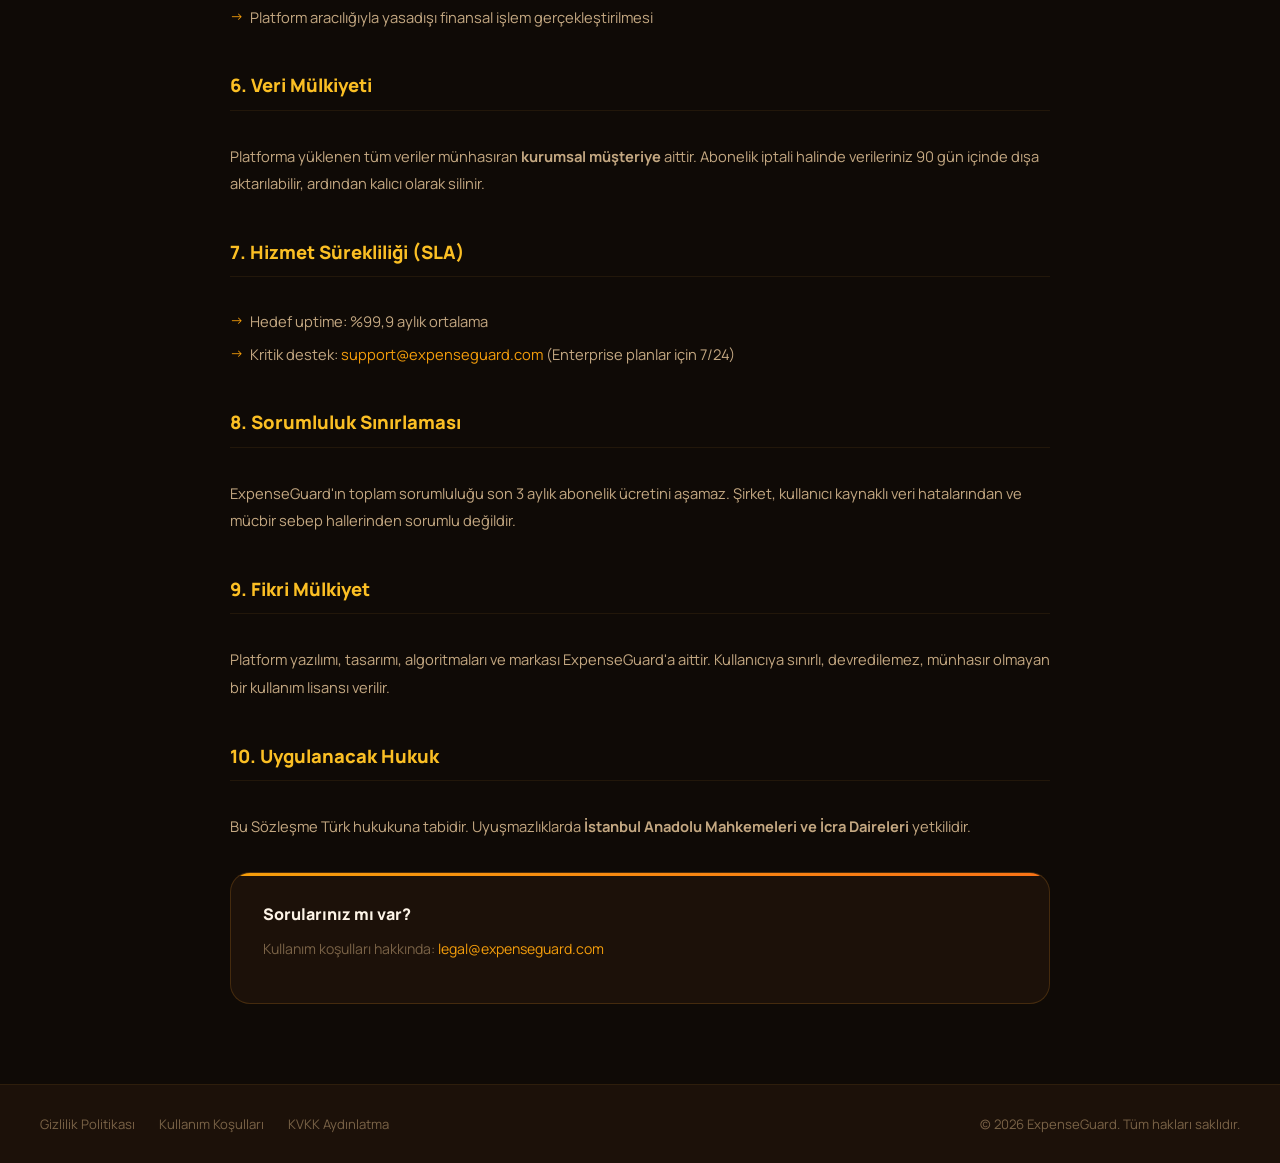
<file: legal/terms.html>
<!DOCTYPE html>
<html lang="tr">
<head>
  <meta charset="UTF-8" />
  <meta name="viewport" content="width=device-width, initial-scale=1.0" />
  <title>Kullanım Koşulları — ExpenseGuard</title>
  <meta name="description" content="ExpenseGuard platformunu kullanım koşulları ve hizmet sözleşmesi." />
  <link rel="icon" type="image/svg+xml" href="data:image/svg+xml,%3Csvg xmlns='http://www.w3.org/2000/svg' viewBox='0 0 32 32'%3E%3Crect width='32' height='32' rx='8' fill='%23f59e0b'/%3E%3Cpath d='M16 6L6 11l10 5 10-5-10-5zM6 21l10 5 10-5M6 16l10 5 10-5' stroke='%230f0a06' stroke-width='2.2' stroke-linecap='round' stroke-linejoin='round' fill='none'/%3E%3C/svg%3E" />
  <link rel="preconnect" href="https://fonts.googleapis.com" />
  <link rel="preconnect" href="https://fonts.gstatic.com" crossorigin />
  <link href="https://fonts.googleapis.com/css2?family=Manrope:wght@300;400;500;600;700;800;900&display=swap" rel="stylesheet" />
  <link rel="stylesheet" href="../css/legal.css" />
</head>
<body>
  <nav class="legal-nav">
    <a href="../index.html" class="legal-logo">
      <svg width="22" height="22" viewBox="0 0 24 24" fill="none"><path d="M12 2L2 7l10 5 10-5-10-5zM2 17l10 5 10-5M2 12l10 5 10-5" stroke="currentColor" stroke-width="2" stroke-linecap="round" stroke-linejoin="round"/></svg>
      ExpenseGuard
    </a>
    <a href="../index.html" class="legal-back">← Ana Sayfa</a>
  </nav>

  <main class="legal-main">
    <div class="legal-container">
      <div class="legal-header">
        <div class="legal-badge">Hukuki</div>
        <h1>Kullanım Koşulları</h1>
        <p class="legal-meta">Son güncelleme: 20 Nisan 2026 · Türk Hukuku Kapsamında</p>
      </div>
      <div class="legal-content">
        <div class="legal-highlight">
          <svg width="20" height="20" viewBox="0 0 24 24" fill="none" stroke="currentColor" stroke-width="2"><circle cx="12" cy="12" r="10"/><path d="M12 8v4M12 16h.01"/></svg>
          <p>ExpenseGuard platformunu kullanarak aşağıdaki koşulları kabul etmiş sayılırsınız.</p>
        </div>

        <h2>1. Taraflar ve Kapsam</h2>
        <p>Bu Kullanım Koşulları, <strong>ExpenseGuard</strong> ile platforma kaydolan kurumsal müşteri arasında akdedilmiştir. Sözleşme, expenseguard.com altındaki tüm hizmetleri kapsar.</p>

        <h2>2. Hizmetin Tanımı</h2>
        <p>ExpenseGuard; kurumsal gider yönetimi, AI destekli fraud tespiti, OCR fiş tarama ve rol tabanlı finansal iş akışları sunan bir SaaS platformudur.</p>
        <ul>
          <li>Web tabanlı yönetici paneli</li>
          <li>Flutter mobil uygulaması (iOS &amp; Android)</li>
          <li>RESTful API (ASP.NET Core)</li>
          <li>Yapay Zeka Servis Motoru (Python / OpenAI)</li>
        </ul>

        <h2>3. Hesap Güvenliği</h2>
        <ul>
          <li>Kayıt için geçerli bir kurumsal e-posta adresi zorunludur.</li>
          <li>Hesap bilgilerinizin gizliliğini korumak sizin sorumluluğunuzdadır.</li>
          <li>Şüpheli erişimde <a href="mailto:security@expenseguard.com">security@expenseguard.com</a> adresine bildiriniz.</li>
          <li>Hesabınızı üçüncü şahıslarla paylaşmak yasaktır.</li>
        </ul>

        <h2>4. Abonelik ve Ödeme</h2>
        <ul>
          <li>Abonelikler aylık veya yıllık sunulur; ödemeler Stripe ile gerçekleşir.</li>
          <li><strong>30 gün para iade garantisi</strong> ilk abonelik için geçerlidir.</li>
          <li>Yıllık planlarda %20 indirim uygulanır.</li>
          <li>İptal talepleri: <a href="mailto:billing@expenseguard.com">billing@expenseguard.com</a></li>
        </ul>

        <h2>5. Kabul Edilemez Kullanım</h2>
        <ul>
          <li>Sahte fiş veya belge yüklenmesi</li>
          <li>Güvenlik açıklarını istismar etmeye yönelik girişimler</li>
          <li>Başka kullanıcıların verilerine yetkisiz erişim</li>
          <li>Otomatik veri çekme (scraping) işlemleri</li>
          <li>Platform aracılığıyla yasadışı finansal işlem gerçekleştirilmesi</li>
        </ul>

        <h2>6. Veri Mülkiyeti</h2>
        <p>Platforma yüklenen tüm veriler münhasıran <strong>kurumsal müşteriye</strong> aittir. Abonelik iptali halinde verileriniz 90 gün içinde dışa aktarılabilir, ardından kalıcı olarak silinir.</p>

        <h2>7. Hizmet Sürekliliği (SLA)</h2>
        <ul>
          <li>Hedef uptime: %99,9 aylık ortalama</li>
          <li>Kritik destek: <a href="mailto:support@expenseguard.com">support@expenseguard.com</a> (Enterprise planlar için 7/24)</li>
        </ul>

        <h2>8. Sorumluluk Sınırlaması</h2>
        <p>ExpenseGuard'ın toplam sorumluluğu son 3 aylık abonelik ücretini aşamaz. Şirket, kullanıcı kaynaklı veri hatalarından ve mücbir sebep hallerinden sorumlu değildir.</p>

        <h2>9. Fikri Mülkiyet</h2>
        <p>Platform yazılımı, tasarımı, algoritmaları ve markası ExpenseGuard'a aittir. Kullanıcıya sınırlı, devredilemez, münhasır olmayan bir kullanım lisansı verilir.</p>

        <h2>10. Uygulanacak Hukuk</h2>
        <p>Bu Sözleşme Türk hukukuna tabidir. Uyuşmazlıklarda <strong>İstanbul Anadolu Mahkemeleri ve İcra Daireleri</strong> yetkilidir.</p>

        <div class="legal-contact-box">
          <h3>Sorularınız mı var?</h3>
          <p>Kullanım koşulları hakkında: <a href="mailto:legal@expenseguard.com">legal@expenseguard.com</a></p>
        </div>
      </div>
    </div>
  </main>

  <footer class="legal-footer">
    <div class="legal-footer-links">
      <a href="privacy.html">Gizlilik Politikası</a>
      <a href="terms.html">Kullanım Koşulları</a>
      <a href="kvkk.html">KVKK Aydınlatma</a>
    </div>
    <p>© 2026 ExpenseGuard. Tüm hakları saklıdır.</p>
  </footer>
</body>
</html>
</file>
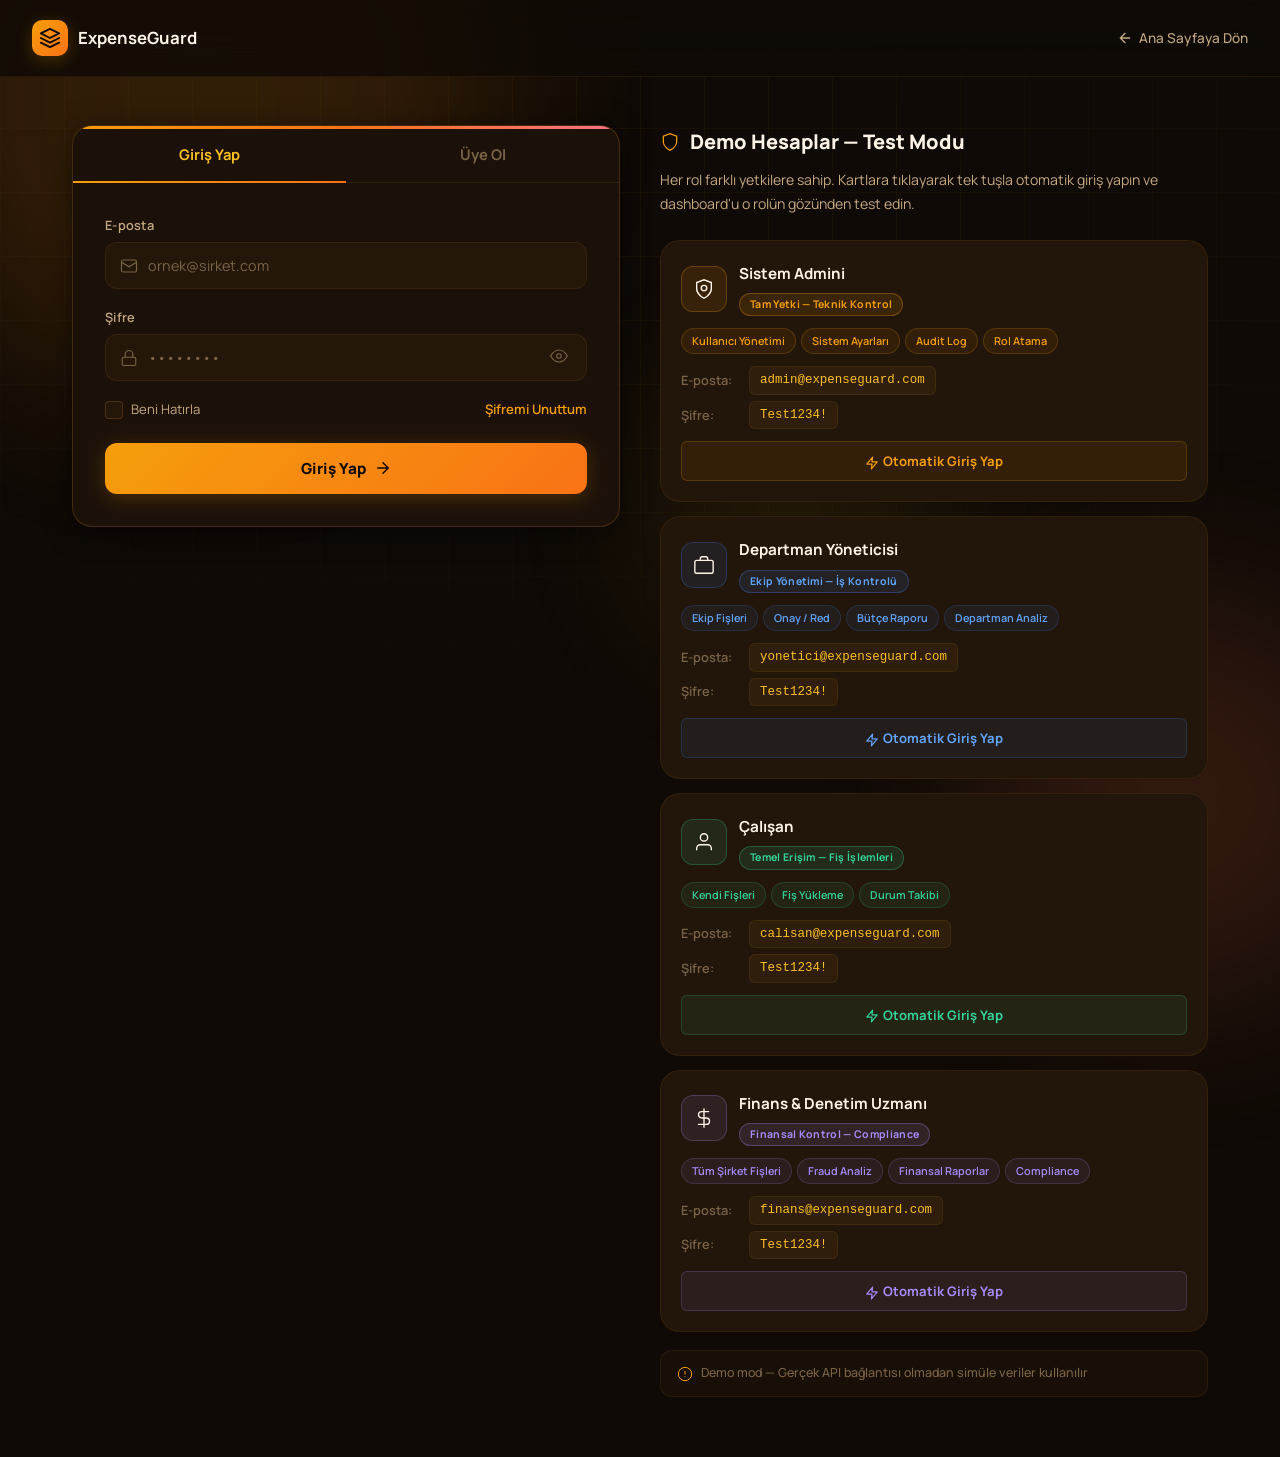
<file: pages/login.html>
<!DOCTYPE html>
<html lang="tr">
<head>
  <meta charset="UTF-8" />
  <meta name="viewport" content="width=device-width, initial-scale=1.0" />
  <title>ExpenseGuard — Giriş Yap</title>
  <meta name="description" content="ExpenseGuard hesabınıza giriş yapın veya yeni üyelik oluşturun." />
  <link rel="preconnect" href="https://fonts.googleapis.com" />
  <link rel="preconnect" href="https://fonts.gstatic.com" crossorigin />
  <link href="https://fonts.googleapis.com/css2?family=Manrope:wght@300;400;500;600;700;800;900&display=swap" rel="stylesheet" />
  <link rel="icon" type="image/svg+xml" href="data:image/svg+xml,%3Csvg xmlns='http://www.w3.org/2000/svg' viewBox='0 0 32 32'%3E%3Crect width='32' height='32' rx='8' fill='%23f59e0b'/%3E%3Cpath d='M16 6L6 11l10 5 10-5-10-5zM6 21l10 5 10-5M6 16l10 5 10-5' stroke='%230f0a06' stroke-width='2.2' stroke-linecap='round' stroke-linejoin='round' fill='none'/%3E%3C/svg%3E" />
  <link rel="stylesheet" href="../css/login.css" />
</head>
<body>

  <!-- BG EFFECTS -->
  <div class="login-bg">
    <div class="grid-overlay"></div>
    <div class="orb orb-1"></div>
    <div class="orb orb-2"></div>
    <div class="orb orb-3"></div>
  </div>

  <!-- HEADER -->
  <header class="login-header">
    <a href="../index.html" class="nav-logo">
      <div class="logo-icon">
        <svg width="22" height="22" viewBox="0 0 24 24" fill="none">
          <path d="M12 2L2 7l10 5 10-5-10-5zM2 17l10 5 10-5M2 12l10 5 10-5" stroke="currentColor" stroke-width="2" stroke-linecap="round" stroke-linejoin="round"/>
        </svg>
      </div>
      <span class="logo-text">ExpenseGuard</span>
    </a>
    <a href="../index.html" class="back-link">
      <svg width="16" height="16" viewBox="0 0 24 24" fill="none"><path d="M19 12H5M12 19l-7-7 7-7" stroke="currentColor" stroke-width="2" stroke-linecap="round" stroke-linejoin="round"/></svg>
      Ana Sayfaya Dön
    </a>
  </header>

  <!-- MAIN CONTAINER -->
  <main class="login-main">
    <!-- LEFT: TAB PANELS -->
    <div class="login-card">
      <!-- TABS -->
      <div class="tab-bar">
        <button class="tab-btn active" data-tab="login" id="tabLogin">Giriş Yap</button>
        <button class="tab-btn" data-tab="register" id="tabRegister">Üye Ol</button>
        <div class="tab-indicator"></div>
      </div>

      <!-- LOGIN PANEL -->
      <div class="tab-panel active" id="panelLogin">
        <form class="auth-form" id="loginForm">
          <div class="form-group">
            <label for="loginEmail">E-posta</label>
            <div class="input-wrap">
              <svg width="18" height="18" viewBox="0 0 24 24" fill="none"><rect x="2" y="4" width="20" height="16" rx="2" stroke="currentColor" stroke-width="1.5"/><path d="M22 7l-10 6L2 7" stroke="currentColor" stroke-width="1.5" stroke-linecap="round"/></svg>
              <input type="email" id="loginEmail" placeholder="ornek@sirket.com" required />
            </div>
          </div>
          <div class="form-group">
            <label for="loginPassword">Şifre</label>
            <div class="input-wrap">
              <svg width="18" height="18" viewBox="0 0 24 24" fill="none"><rect x="3" y="11" width="18" height="11" rx="2" stroke="currentColor" stroke-width="1.5"/><path d="M7 11V7a5 5 0 0 1 10 0v4" stroke="currentColor" stroke-width="1.5"/></svg>
              <input type="password" id="loginPassword" placeholder="••••••••" required />
              <button type="button" class="toggle-pw" id="toggleLoginPw" aria-label="Şifreyi göster">
                <svg width="18" height="18" viewBox="0 0 24 24" fill="none"><path d="M1 12s4-8 11-8 11 8 11 8-4 8-11 8-11-8-11-8z" stroke="currentColor" stroke-width="1.5"/><circle cx="12" cy="12" r="3" stroke="currentColor" stroke-width="1.5"/></svg>
              </button>
            </div>
          </div>
          <div class="form-options">
            <label class="checkbox-wrap"><input type="checkbox" id="rememberMe" /><span class="checkmark"></span> Beni Hatırla</label>
            <a href="#" class="forgot-link">Şifremi Unuttum</a>
          </div>
          <button type="submit" class="btn-submit" id="loginSubmitBtn">
            <span>Giriş Yap</span>
            <svg width="18" height="18" viewBox="0 0 24 24" fill="none"><path d="M5 12h14M12 5l7 7-7 7" stroke="currentColor" stroke-width="2" stroke-linecap="round" stroke-linejoin="round"/></svg>
          </button>
          <div class="auth-feedback" id="loginFeedback"></div>
        </form>
      </div>

      <!-- REGISTER PANEL -->
      <div class="tab-panel" id="panelRegister">
        <form class="auth-form" id="registerForm">
          <div class="form-row">
            <div class="form-group">
              <label for="regFirstName">Ad</label>
              <div class="input-wrap">
                <svg width="18" height="18" viewBox="0 0 24 24" fill="none"><path d="M20 21v-2a4 4 0 0 0-4-4H8a4 4 0 0 0-4 4v2" stroke="currentColor" stroke-width="1.5"/><circle cx="12" cy="7" r="4" stroke="currentColor" stroke-width="1.5"/></svg>
                <input type="text" id="regFirstName" placeholder="Ahmet" required />
              </div>
            </div>
            <div class="form-group">
              <label for="regLastName">Soyad</label>
              <div class="input-wrap">
                <svg width="18" height="18" viewBox="0 0 24 24" fill="none"><path d="M20 21v-2a4 4 0 0 0-4-4H8a4 4 0 0 0-4 4v2" stroke="currentColor" stroke-width="1.5"/><circle cx="12" cy="7" r="4" stroke="currentColor" stroke-width="1.5"/></svg>
                <input type="text" id="regLastName" placeholder="Yılmaz" required />
              </div>
            </div>
          </div>
          <div class="form-group">
            <label for="regEmail">İş E-postası</label>
            <div class="input-wrap">
              <svg width="18" height="18" viewBox="0 0 24 24" fill="none"><rect x="2" y="4" width="20" height="16" rx="2" stroke="currentColor" stroke-width="1.5"/><path d="M22 7l-10 6L2 7" stroke="currentColor" stroke-width="1.5" stroke-linecap="round"/></svg>
              <input type="email" id="regEmail" placeholder="ahmet@sirket.com" required />
            </div>
          </div>
          <div class="form-group">
            <label for="regCompany">Şirket Adı</label>
            <div class="input-wrap">
              <svg width="18" height="18" viewBox="0 0 24 24" fill="none"><rect x="2" y="7" width="20" height="14" rx="2" stroke="currentColor" stroke-width="1.5"/><path d="M16 7V5a2 2 0 0 0-2-2h-4a2 2 0 0 0-2 2v2" stroke="currentColor" stroke-width="1.5"/></svg>
              <input type="text" id="regCompany" placeholder="Şirketinizin adı" required />
            </div>
          </div>
          <!-- Role selection removed for self-service registration -->
          <div class="form-row">
            <div class="form-group">
              <label for="regPassword">Şifre</label>
              <div class="input-wrap">
                <svg width="18" height="18" viewBox="0 0 24 24" fill="none"><rect x="3" y="11" width="18" height="11" rx="2" stroke="currentColor" stroke-width="1.5"/><path d="M7 11V7a5 5 0 0 1 10 0v4" stroke="currentColor" stroke-width="1.5"/></svg>
                <input type="password" id="regPassword" placeholder="••••••••" required minlength="6" />
              </div>
              <div class="pw-strength" id="pwStrength">
                <div class="pw-bar"><div class="pw-fill" id="pwFill"></div></div>
                <span class="pw-label" id="pwLabel"></span>
              </div>
            </div>
            <div class="form-group">
              <label for="regPasswordConfirm">Şifre Tekrar</label>
              <div class="input-wrap">
                <svg width="18" height="18" viewBox="0 0 24 24" fill="none"><rect x="3" y="11" width="18" height="11" rx="2" stroke="currentColor" stroke-width="1.5"/><path d="M7 11V7a5 5 0 0 1 10 0v4" stroke="currentColor" stroke-width="1.5"/></svg>
                <input type="password" id="regPasswordConfirm" placeholder="••••••••" required minlength="6" />
              </div>
            </div>
          </div>
          <label class="checkbox-wrap terms"><input type="checkbox" id="agreeTerms" required /><span class="checkmark"></span> <a href="../legal/terms.html" target="_blank">Kullanım koşullarını</a> ve <a href="../legal/privacy.html" target="_blank">gizlilik politikasını</a> kabul ediyorum.</label>
          <button type="submit" class="btn-submit" id="regSubmitBtn">
            <span>Üyelik Oluştur</span>
            <svg width="18" height="18" viewBox="0 0 24 24" fill="none"><path d="M5 12h14M12 5l7 7-7 7" stroke="currentColor" stroke-width="2" stroke-linecap="round" stroke-linejoin="round"/></svg>
          </button>
          <div class="auth-feedback" id="regFeedback"></div>
        </form>
      </div>
    </div>

    <!-- RIGHT: DEMO ACCOUNTS -->
    <div class="demo-section">
      <h3 class="demo-title">
        <svg width="20" height="20" viewBox="0 0 24 24" fill="none"><path d="M12 22s8-4 8-10V5l-8-3-8 3v7c0 6 8 10 8 10z" stroke="currentColor" stroke-width="1.5"/></svg>
        Demo Hesaplar — Test Modu
      </h3>
      <p class="demo-desc">Her rol farklı yetkilere sahip. Kartlara tıklayarak tek tuşla otomatik giriş yapın ve dashboard'u o rolün gözünden test edin.</p>

      <div class="demo-cards">
        <!-- Sistem Admini -->
        <div class="demo-card role-admin" data-email="admin@expenseguard.com" data-pw="Test1234!">
          <div class="demo-card-header">
            <div class="role-avatar avatar-admin"><svg width="22" height="22" viewBox="0 0 24 24" fill="none" stroke="currentColor" stroke-width="1.5"><path d="M12 22s8-4 8-10V5l-8-3-8 3v7c0 6 8 10 8 10z"/><circle cx="12" cy="11" r="3"/></svg></div>
            <div>
              <h4>Sistem Admini</h4>
              <span class="role-tag tag-admin">Tam Yetki — Teknik Kontrol</span>
            </div>
          </div>
          <div class="role-perms">
            <span class="perm-chip perm-admin">Kullanıcı Yönetimi</span>
            <span class="perm-chip perm-admin">Sistem Ayarları</span>
            <span class="perm-chip perm-admin">Audit Log</span>
            <span class="perm-chip perm-admin">Rol Atama</span>
          </div>
          <div class="demo-creds">
            <div class="cred-row"><span class="cred-label">E-posta:</span><code>admin@expenseguard.com</code></div>
            <div class="cred-row"><span class="cred-label">Şifre:</span><code>Test1234!</code></div>
          </div>
          <button class="btn-demo-login btn-demo-admin"><svg width="14" height="14" viewBox="0 0 24 24" fill="none" stroke="currentColor" stroke-width="2" stroke-linecap="round" stroke-linejoin="round" style="vertical-align:middle;margin-right:4px"><path d="M13 2L3 14h9l-1 8 10-12h-9l1-8z"/></svg>Otomatik Giriş Yap</button>
        </div>

        <!-- Departman Yöneticisi -->
        <div class="demo-card role-manager" data-email="yonetici@expenseguard.com" data-pw="Test1234!">
          <div class="demo-card-header">
            <div class="role-avatar avatar-manager"><svg width="22" height="22" viewBox="0 0 24 24" fill="none" stroke="currentColor" stroke-width="1.5" stroke-linecap="round" stroke-linejoin="round"><rect x="2" y="7" width="20" height="14" rx="2"/><path d="M16 7V5a2 2 0 00-2-2h-4a2 2 0 00-2 2v2"/></svg></div>
            <div>
              <h4>Departman Yöneticisi</h4>
              <span class="role-tag tag-manager">Ekip Yönetimi — İş Kontrolü</span>
            </div>
          </div>
          <div class="role-perms">
            <span class="perm-chip perm-manager">Ekip Fişleri</span>
            <span class="perm-chip perm-manager">Onay / Red</span>
            <span class="perm-chip perm-manager">Bütçe Raporu</span>
            <span class="perm-chip perm-manager">Departman Analiz</span>
          </div>
          <div class="demo-creds">
            <div class="cred-row"><span class="cred-label">E-posta:</span><code>yonetici@expenseguard.com</code></div>
            <div class="cred-row"><span class="cred-label">Şifre:</span><code>Test1234!</code></div>
          </div>
          <button class="btn-demo-login btn-demo-manager"><svg width="14" height="14" viewBox="0 0 24 24" fill="none" stroke="currentColor" stroke-width="2" stroke-linecap="round" stroke-linejoin="round" style="vertical-align:middle;margin-right:4px"><path d="M13 2L3 14h9l-1 8 10-12h-9l1-8z"/></svg>Otomatik Giriş Yap</button>
        </div>

        <!-- Çalışan -->
        <div class="demo-card role-employee" data-email="calisan@expenseguard.com" data-pw="Test1234!">
          <div class="demo-card-header">
            <div class="role-avatar avatar-employee"><svg width="22" height="22" viewBox="0 0 24 24" fill="none" stroke="currentColor" stroke-width="1.5"><path d="M20 21v-2a4 4 0 00-4-4H8a4 4 0 00-4 4v2"/><circle cx="12" cy="7" r="4"/></svg></div>
            <div>
              <h4>Çalışan</h4>
              <span class="role-tag tag-employee">Temel Erişim — Fiş İşlemleri</span>
            </div>
          </div>
          <div class="role-perms">
            <span class="perm-chip perm-employee">Kendi Fişleri</span>
            <span class="perm-chip perm-employee">Fiş Yükleme</span>
            <span class="perm-chip perm-employee">Durum Takibi</span>
          </div>
          <div class="demo-creds">
            <div class="cred-row"><span class="cred-label">E-posta:</span><code>calisan@expenseguard.com</code></div>
            <div class="cred-row"><span class="cred-label">Şifre:</span><code>Test1234!</code></div>
          </div>
          <button class="btn-demo-login btn-demo-employee"><svg width="14" height="14" viewBox="0 0 24 24" fill="none" stroke="currentColor" stroke-width="2" stroke-linecap="round" stroke-linejoin="round" style="vertical-align:middle;margin-right:4px"><path d="M13 2L3 14h9l-1 8 10-12h-9l1-8z"/></svg>Otomatik Giriş Yap</button>
        </div>

        <!-- Finans & Denetim -->
        <div class="demo-card role-finance" data-email="finans@expenseguard.com" data-pw="Test1234!">
          <div class="demo-card-header">
            <div class="role-avatar avatar-finance"><svg width="22" height="22" viewBox="0 0 24 24" fill="none" stroke="currentColor" stroke-width="1.5" stroke-linecap="round"><path d="M12 2v20M17 5H9.5a3.5 3.5 0 000 7h5a3.5 3.5 0 010 7H6"/></svg></div>
            <div>
              <h4>Finans & Denetim Uzmanı</h4>
              <span class="role-tag tag-finance">Finansal Kontrol — Compliance</span>
            </div>
          </div>
          <div class="role-perms">
            <span class="perm-chip perm-finance">Tüm Şirket Fişleri</span>
            <span class="perm-chip perm-finance">Fraud Analiz</span>
            <span class="perm-chip perm-finance">Finansal Raporlar</span>
            <span class="perm-chip perm-finance">Compliance</span>
          </div>
          <div class="demo-creds">
            <div class="cred-row"><span class="cred-label">E-posta:</span><code>finans@expenseguard.com</code></div>
            <div class="cred-row"><span class="cred-label">Şifre:</span><code>Test1234!</code></div>
          </div>
          <button class="btn-demo-login btn-demo-finance"><svg width="14" height="14" viewBox="0 0 24 24" fill="none" stroke="currentColor" stroke-width="2" stroke-linecap="round" stroke-linejoin="round" style="vertical-align:middle;margin-right:4px"><path d="M13 2L3 14h9l-1 8 10-12h-9l1-8z"/></svg>Otomatik Giriş Yap</button>
        </div>
      </div>

      <div class="demo-note">
        <svg width="16" height="16" viewBox="0 0 24 24" fill="none"><circle cx="12" cy="12" r="10" stroke="currentColor" stroke-width="1.5"/><path d="M12 8v4M12 16h.01" stroke="currentColor" stroke-width="1.5" stroke-linecap="round"/></svg>
        <span>Demo mod — Gerçek API bağlantısı olmadan simüle veriler kullanılır</span>
      </div>
    </div>
  </main>

  <!-- FORGOT PASSWORD MODAL -->
  <div class="modal-overlay" id="forgotPwModal">
    <div class="modal-card">
      <button class="modal-close" id="closeForgotPw">
        <svg width="24" height="24" viewBox="0 0 24 24" fill="none"><path d="M18 6L6 18M6 6l12 12" stroke="currentColor" stroke-width="2" stroke-linecap="round" stroke-linejoin="round"/></svg>
      </button>
      <h3>Şifremi Unuttum</h3>
      <p>E-posta adresinizi girin, size bir sıfırlama bağlantısı gönderelim.</p>
      <form id="forgotPwForm" class="auth-form" style="margin-top: 1rem;">
        <div class="form-group">
          <label for="forgotEmail">E-posta Adresi</label>
          <div class="input-wrap">
            <svg width="18" height="18" viewBox="0 0 24 24" fill="none"><rect x="2" y="4" width="20" height="16" rx="2" stroke="currentColor" stroke-width="1.5"/><path d="M22 7l-10 6L2 7" stroke="currentColor" stroke-width="1.5" stroke-linecap="round"/></svg>
            <input type="email" id="forgotEmail" placeholder="ornek@sirket.com" required />
          </div>
        </div>
        <button type="submit" class="btn-submit" id="forgotSubmitBtn">
          <span>Sıfırlama Bağlantısı Gönder</span>
        </button>
        <div class="auth-feedback" id="forgotFeedback"></div>
      </form>
    </div>
  </div>

  <script src="../js/api_client.js"></script>
  <script src="../js/login.js"></script>
</body>
</html>
</file>
<file: css/legal.css>
/* ══════════════════════════════════════════════════════════════
   EXPENSEGUARD — LEGAL PAGES CSS (privacy, terms, kvkk)
   Warm Amber · Gold · Dark Premium Theme
══════════════════════════════════════════════════════════════ */

:root {
  --bg-base:       #0f0a06;
  --bg-elevated:   #1c1109;
  --bg-card:       #221509;
  --border:        rgba(255,180,60,0.08);
  --border-warm:   rgba(255,160,40,0.18);
  --gold:          #f59e0b;
  --gold-light:    #fbbf24;
  --gold-dark:     #d97706;
  --gold-glow:     rgba(245,158,11,0.22);
  --orange:        #f97316;
  --success:       #34d399;
  --text-primary:  #fdf4e7;
  --text-secondary:#c4a882;
  --text-muted:    #7a6347;
  --font-main:     'Manrope', sans-serif;
  --r-md: 12px; --r-lg: 20px; --r-xl: 28px;
  --transition: all 0.3s cubic-bezier(0.4,0,0.2,1);
}

*, *::before, *::after { box-sizing: border-box; margin: 0; padding: 0; }
html { scroll-behavior: smooth; }
a { text-decoration: none; color: var(--gold); transition: var(--transition); }
a:hover { color: var(--gold-light); text-decoration: underline; }

body {
  font-family: var(--font-main);
  background: var(--bg-base);
  color: var(--text-primary);
  line-height: 1.7;
  min-height: 100vh;
}

/* ── NAV ─────────────────────────────────────────────────── */
.legal-nav {
  display: flex;
  align-items: center;
  justify-content: space-between;
  padding: 18px 40px;
  background: rgba(15,10,6,0.9);
  backdrop-filter: blur(20px);
  border-bottom: 1px solid var(--border);
  position: sticky;
  top: 0;
  z-index: 100;
}
.legal-logo {
  display: flex;
  align-items: center;
  gap: 10px;
  font-size: 1.05rem;
  font-weight: 800;
  color: var(--text-primary);
  text-decoration: none;
}
.legal-logo svg { color: var(--gold); }
.legal-logo:hover { text-decoration: none; color: var(--gold-light); }
.legal-back {
  font-size: 0.85rem;
  color: var(--text-muted);
  font-weight: 600;
  text-decoration: none;
}
.legal-back:hover { color: var(--gold); text-decoration: none; }

/* ── MAIN ────────────────────────────────────────────────── */
.legal-main {
  min-height: calc(100vh - 140px);
  padding: 60px 20px 80px;
}
.legal-container {
  max-width: 820px;
  margin: 0 auto;
}

/* ── HEADER ──────────────────────────────────────────────── */
.legal-header {
  margin-bottom: 48px;
  padding-bottom: 32px;
  border-bottom: 1px solid var(--border-warm);
}
.legal-badge {
  display: inline-flex;
  align-items: center;
  background: rgba(245,158,11,0.1);
  border: 1px solid rgba(245,158,11,0.25);
  color: var(--gold);
  font-size: 0.75rem;
  font-weight: 800;
  letter-spacing: 0.1em;
  text-transform: uppercase;
  padding: 4px 14px;
  border-radius: 100px;
  margin-bottom: 16px;
}
.legal-header h1 {
  font-size: 2.4rem;
  font-weight: 900;
  color: var(--text-primary);
  line-height: 1.2;
  margin-bottom: 12px;
}
.legal-meta {
  font-size: 0.85rem;
  color: var(--text-muted);
}

/* ── CONTENT ─────────────────────────────────────────────── */
.legal-content {
  display: flex;
  flex-direction: column;
  gap: 32px;
}
.legal-content h2 {
  font-size: 1.15rem;
  font-weight: 800;
  color: var(--gold-light);
  margin-top: 8px;
  padding-bottom: 8px;
  border-bottom: 1px solid var(--border);
}
.legal-content p {
  font-size: 0.92rem;
  color: var(--text-secondary);
  line-height: 1.85;
}
.legal-content ul {
  padding-left: 0;
  display: flex;
  flex-direction: column;
  gap: 8px;
}
.legal-content ul li {
  font-size: 0.92rem;
  color: var(--text-secondary);
  padding-left: 20px;
  position: relative;
  list-style: none;
}
.legal-content ul li::before {
  content: '→';
  position: absolute;
  left: 0;
  color: var(--gold);
  font-size: 0.85rem;
}
.legal-content code {
  background: rgba(245,158,11,0.08);
  border: 1px solid rgba(245,158,11,0.15);
  padding: 2px 8px;
  border-radius: 6px;
  font-family: 'Courier New', monospace;
  font-size: 0.82rem;
  color: var(--gold-light);
}

/* ── HIGHLIGHT BOX ───────────────────────────────────────── */
.legal-highlight {
  display: flex;
  align-items: flex-start;
  gap: 14px;
  background: rgba(245,158,11,0.06);
  border: 1px solid rgba(245,158,11,0.18);
  border-left: 3px solid var(--gold);
  border-radius: var(--r-md);
  padding: 18px 20px;
}
.legal-highlight svg { color: var(--gold); flex-shrink: 0; margin-top: 2px; }
.legal-highlight p { margin: 0; font-size: 0.9rem; }

/* ── TABLE ───────────────────────────────────────────────── */
.legal-table {
  width: 100%;
  border-collapse: collapse;
  font-size: 0.86rem;
  border-radius: var(--r-lg);
  overflow: hidden;
  border: 1px solid var(--border-warm);
}
.legal-table th {
  background: rgba(245,158,11,0.08);
  color: var(--gold);
  font-weight: 700;
  font-size: 0.78rem;
  text-transform: uppercase;
  letter-spacing: 0.06em;
  padding: 12px 16px;
  text-align: left;
  border-bottom: 1px solid var(--border-warm);
}
.legal-table td {
  padding: 12px 16px;
  color: var(--text-secondary);
  border-bottom: 1px solid var(--border);
  vertical-align: top;
}
.legal-table tr:last-child td { border-bottom: none; }
.legal-table tbody tr:hover { background: rgba(245,158,11,0.03); }
.legal-table td strong { color: var(--text-primary); }

/* ── CONTACT BOX ─────────────────────────────────────────── */
.legal-contact-box {
  background: var(--bg-elevated);
  border: 1px solid var(--border-warm);
  border-radius: var(--r-lg);
  padding: 28px 32px;
  position: relative;
  overflow: hidden;
}
.legal-contact-box::before {
  content: '';
  position: absolute;
  top: 0; left: 0; right: 0; height: 3px;
  background: linear-gradient(90deg, var(--gold), var(--orange));
}
.legal-contact-box h3 {
  font-size: 1rem;
  font-weight: 800;
  margin-bottom: 8px;
  color: var(--text-primary);
}
.legal-contact-box p { font-size: 0.88rem; color: var(--text-muted); margin-bottom: 12px; }
.legal-contact-link {
  display: inline-flex;
  align-items: center;
  gap: 8px;
  background: rgba(245,158,11,0.08);
  border: 1px solid rgba(245,158,11,0.2);
  color: var(--gold);
  padding: 10px 20px;
  border-radius: var(--r-md);
  font-weight: 700;
  font-size: 0.9rem;
  text-decoration: none;
}
.legal-contact-link:hover {
  background: rgba(245,158,11,0.15);
  border-color: var(--gold);
  text-decoration: none;
}

/* ── FOOTER ──────────────────────────────────────────────── */
.legal-footer {
  background: var(--bg-elevated);
  border-top: 1px solid var(--border);
  padding: 28px 40px;
  display: flex;
  align-items: center;
  justify-content: space-between;
  flex-wrap: wrap;
  gap: 16px;
}
.legal-footer-links {
  display: flex;
  gap: 24px;
  flex-wrap: wrap;
}
.legal-footer-links a {
  font-size: 0.82rem;
  color: var(--text-muted);
  text-decoration: none;
  transition: var(--transition);
}
.legal-footer-links a:hover { color: var(--gold); text-decoration: none; }
.legal-footer p { font-size: 0.82rem; color: var(--text-muted); }

/* ── RESPONSIVE ──────────────────────────────────────────── */
@media (max-width: 640px) {
  .legal-nav { padding: 16px 20px; }
  .legal-main { padding: 40px 16px 60px; }
  .legal-header h1 { font-size: 1.7rem; }
  .legal-footer { padding: 20px; flex-direction: column; align-items: flex-start; }
  .legal-table { font-size: 0.78rem; }
  .legal-table th, .legal-table td { padding: 8px 10px; }
}
</file>
<file: css/login.css>
/* ══════════════════════════════════════════════════════════════
   EXPENSEGUARD — LOGIN / REGISTER PAGE
   Warm Amber · Gold · Sienna · Premium Theme
══════════════════════════════════════════════════════════════ */

:root {
  --bg-base:       #0f0a06;
  --bg-surface:    #160e07;
  --bg-elevated:   #1c1109;
  --bg-card:       #221509;
  --bg-card2:      #271a0c;
  --border:        rgba(255, 180, 60, 0.08);
  --border-hover:  rgba(255, 180, 60, 0.28);
  --border-warm:   rgba(255, 160, 40, 0.18);
  --gold:          #f59e0b;
  --gold-light:    #fbbf24;
  --gold-dark:     #d97706;
  --gold-glow:     rgba(245, 158, 11, 0.22);
  --gold-subtle:   rgba(245, 158, 11, 0.08);
  --orange:        #f97316;
  --rose:          #fb7185;
  --success:       #34d399;
  --danger:        #f87171;
  --text-primary:  #fdf4e7;
  --text-secondary:#c4a882;
  --text-muted:    #7a6347;
  --font-main:    'Manrope', sans-serif;
  --r-sm: 6px; --r-md: 12px; --r-lg: 20px; --r-xl: 28px;
  --shadow-glow:  0 0 48px rgba(245, 158, 11, 0.15);
  --shadow-card:  0 4px 28px rgba(0,0,0,0.5);
  --transition: all 0.3s cubic-bezier(0.4,0,0.2,1);
}

*, *::before, *::after { box-sizing: border-box; margin: 0; padding: 0; }
html { scroll-behavior: smooth; }
ul { list-style: none; }
a { text-decoration: none; color: inherit; }

body {
  font-family: var(--font-main);
  background: var(--bg-base);
  color: var(--text-primary);
  overflow-x: hidden;
  line-height: 1.65;
  min-height: 100vh;
}

::-webkit-scrollbar { width: 6px; }
::-webkit-scrollbar-track { background: var(--bg-base); }
::-webkit-scrollbar-thumb { background: var(--gold-dark); border-radius: 3px; }

/* ── BG EFFECTS ──────────────────────────────────────────── */
.login-bg {
  position: fixed; inset: 0; z-index: 0; pointer-events: none;
}
.grid-overlay {
  position: absolute; inset: 0;
  background-image:
    linear-gradient(rgba(245,158,11,0.04) 1px, transparent 1px),
    linear-gradient(90deg, rgba(245,158,11,0.04) 1px, transparent 1px);
  background-size: 64px 64px;
  mask-image: radial-gradient(ellipse 80% 60% at 50% 25%, black 30%, transparent 100%);
}
.orb {
  position: absolute; border-radius: 50%; filter: blur(90px); opacity: 0.15;
  animation: pulse-orb 9s ease-in-out infinite alternate;
}
.orb-1 { width: 600px; height: 600px; background: radial-gradient(circle, var(--gold), var(--orange)); top: -200px; left: -100px; }
.orb-2 { width: 400px; height: 400px; background: radial-gradient(circle, var(--orange), var(--rose)); bottom: -100px; right: -100px; animation-delay: 3s; }
.orb-3 { width: 300px; height: 300px; background: radial-gradient(circle, var(--gold-light), transparent); top: 40%; left: 50%; animation-delay: 6s; }
@keyframes pulse-orb {
  from { transform: scale(1); }
  to   { transform: scale(1.15) translate(20px, 15px); }
}

/* ── HEADER ──────────────────────────────────────────────── */
.login-header {
  position: relative; z-index: 10;
  display: flex; align-items: center; justify-content: space-between;
  padding: 20px 32px;
  background: rgba(15, 10, 6, 0.8);
  backdrop-filter: blur(20px);
  border-bottom: 1px solid var(--border);
}
.nav-logo {
  display: flex; align-items: center; gap: 10px;
  font-weight: 700; font-size: 1.05rem;
}
.logo-icon {
  width: 36px; height: 36px;
  background: linear-gradient(135deg, var(--gold), var(--orange));
  border-radius: 10px;
  display: flex; align-items: center; justify-content: center;
  color: #0f0a06;
  box-shadow: 0 4px 16px var(--gold-glow);
}
.logo-pro { color: var(--gold); }
.back-link {
  display: flex; align-items: center; gap: 6px;
  color: var(--text-secondary); font-size: 0.85rem; font-weight: 500;
  transition: var(--transition);
}
.back-link:hover { color: var(--gold-light); }

/* ── MAIN LAYOUT ─────────────────────────────────────────── */
.login-main {
  position: relative; z-index: 1;
  display: grid;
  grid-template-columns: 1fr 1fr;
  gap: 40px;
  max-width: 1200px;
  margin: 0 auto;
  padding: 48px 32px 60px;
  align-items: start;
}

/* ── LOGIN CARD ──────────────────────────────────────────── */
.login-card {
  background: var(--bg-elevated);
  border: 1px solid var(--border-warm);
  border-radius: var(--r-lg);
  padding: 0;
  overflow: hidden;
  box-shadow: var(--shadow-card);
  position: relative;
}
.login-card::before {
  content: '';
  position: absolute; top: 0; left: 0; right: 0; height: 3px;
  background: linear-gradient(90deg, var(--gold), var(--orange), var(--rose));
}

/* Tabs */
.tab-bar {
  display: flex; position: relative;
  border-bottom: 1px solid var(--border);
}
.tab-btn {
  flex: 1; padding: 18px; background: none; border: none;
  color: var(--text-muted); font-family: var(--font-main);
  font-size: 0.92rem; font-weight: 700; cursor: pointer;
  transition: var(--transition);
}
.tab-btn.active { color: var(--gold-light); }
.tab-btn:hover { color: var(--text-secondary); }
.tab-indicator {
  position: absolute; bottom: -1px; left: 0;
  width: 50%; height: 2px;
  background: linear-gradient(90deg, var(--gold), var(--orange));
  transition: var(--transition);
}

/* Panels */
.tab-panel { display: none; padding: 32px; }
.tab-panel.active { display: block; animation: fadeIn 0.3s ease; }
@keyframes fadeIn { from { opacity: 0; transform: translateY(8px); } to { opacity: 1; transform: translateY(0); } }

/* ── FORM ELEMENTS ───────────────────────────────────────── */
.auth-form { display: flex; flex-direction: column; gap: 18px; }
.form-row { display: grid; grid-template-columns: 1fr 1fr; gap: 14px; }
.form-group { display: flex; flex-direction: column; gap: 6px; }
.form-group label {
  font-size: 0.8rem; font-weight: 600; color: var(--text-secondary);
  letter-spacing: 0.02em;
}

.input-wrap {
  display: flex; align-items: center; gap: 10px;
  background: rgba(255,180,60,0.04);
  border: 1px solid var(--border);
  border-radius: var(--r-md);
  padding: 0 14px;
  transition: var(--transition);
}
.input-wrap:focus-within {
  border-color: var(--gold);
  box-shadow: 0 0 0 3px var(--gold-subtle), 0 0 20px var(--gold-glow);
}
.input-wrap svg { color: var(--text-muted); flex-shrink: 0; }
.input-wrap input,
.input-wrap select {
  flex: 1; background: none; border: none; outline: none;
  color: var(--text-primary); font-family: var(--font-main);
  font-size: 0.9rem; padding: 13px 0;
}
.input-wrap input::placeholder { color: var(--text-muted); }
.input-wrap select { cursor: pointer; }
.input-wrap select option { background: var(--bg-card); color: var(--text-primary); }

.toggle-pw {
  background: none; border: none; cursor: pointer;
  color: var(--text-muted); padding: 4px; transition: var(--transition);
}
.toggle-pw:hover { color: var(--gold); }

/* Checkbox */
.checkbox-wrap {
  display: flex; align-items: center; gap: 8px;
  font-size: 0.82rem; color: var(--text-secondary); cursor: pointer;
}
.checkbox-wrap input { display: none; }
.checkmark {
  width: 18px; height: 18px; border-radius: 4px; flex-shrink: 0;
  border: 1.5px solid var(--border-warm);
  background: rgba(255,180,60,0.04);
  position: relative; transition: var(--transition);
}
.checkbox-wrap input:checked + .checkmark {
  background: var(--gold);
  border-color: var(--gold);
}
.checkbox-wrap input:checked + .checkmark::after {
  content: '✓'; position: absolute; inset: 0;
  display: flex; align-items: center; justify-content: center;
  font-size: 0.7rem; font-weight: 900; color: #0f0a06;
}

.terms { margin-top: -4px; }
.terms a { color: var(--gold); font-weight: 600; }
.terms a:hover { text-decoration: underline; }

.form-options {
  display: flex; justify-content: space-between; align-items: center;
}
.forgot-link {
  font-size: 0.82rem; color: var(--gold); font-weight: 600;
  transition: var(--transition);
}
.forgot-link:hover { color: var(--gold-light); text-decoration: underline; }

/* Submit Button */
.btn-submit {
  display: flex; align-items: center; justify-content: center; gap: 8px;
  width: 100%; padding: 15px;
  background: linear-gradient(135deg, var(--gold) 0%, var(--orange) 100%);
  color: #0f0a06; border: none; border-radius: var(--r-md);
  font-family: var(--font-main); font-size: 0.95rem; font-weight: 800;
  cursor: pointer; transition: var(--transition);
  box-shadow: 0 4px 20px var(--gold-glow);
  position: relative; overflow: hidden;
  margin-top: 4px;
}
.btn-submit:hover {
  transform: translateY(-2px);
  box-shadow: 0 8px 36px var(--gold-glow);
}
.btn-submit:disabled {
  opacity: 0.7; cursor: not-allowed; transform: none;
}

/* Feedback */
.auth-feedback {
  text-align: center; font-size: 0.85rem; font-weight: 600;
  padding: 12px; border-radius: var(--r-md);
  display: none;
}
.auth-feedback.success {
  display: block;
  background: rgba(52,211,153,0.1);
  border: 1px solid rgba(52,211,153,0.3);
  color: var(--success);
  animation: fadeIn 0.3s ease;
}
.auth-feedback.error {
  display: block;
  background: rgba(248,113,113,0.1);
  border: 1px solid rgba(248,113,113,0.3);
  color: var(--danger);
  animation: fadeIn 0.3s ease;
}

/* ── DEMO SECTION ────────────────────────────────────────── */
.demo-section { position: relative; }
.demo-title {
  display: flex; align-items: center; gap: 10px;
  font-size: 1.25rem; font-weight: 800; margin-bottom: 10px;
  color: var(--text-primary);
}
.demo-title svg { color: var(--gold); }
.demo-desc {
  font-size: 0.88rem; color: var(--text-secondary);
  line-height: 1.7; margin-bottom: 24px;
}
.demo-cards { display: flex; flex-direction: column; gap: 14px; }

.demo-card {
  background: var(--bg-card);
  border: 1px solid var(--border);
  border-radius: var(--r-lg);
  padding: 20px;
  transition: var(--transition);
  cursor: pointer;
  position: relative;
  overflow: hidden;
}
.demo-card::before {
  content: ''; position: absolute; top: 0; left: 0; right: 0; height: 2px;
  opacity: 0; transition: var(--transition);
}
.demo-card:hover {
  border-color: var(--border-hover);
  transform: translateY(-3px) scale(1.01);
  box-shadow: var(--shadow-glow);
}
.demo-card:hover::before { opacity: 1; }

/* Role-specific top borders */
.role-admin::before   { background: linear-gradient(90deg, #f59e0b, #f97316); }
.role-manager::before { background: linear-gradient(90deg, #3b82f6, #6366f1); }
.role-employee::before{ background: linear-gradient(90deg, #34d399, #10b981); }
.role-finance::before { background: linear-gradient(90deg, #a78bfa, #8b5cf6); }

.demo-card-header {
  display: flex; align-items: center; gap: 12px;
  margin-bottom: 12px;
}
.role-avatar {
  width: 46px; height: 46px;
  border-radius: var(--r-md);
  display: flex; align-items: center; justify-content: center;
  font-size: 1.5rem;
  border: 1px solid var(--border);
}
.avatar-admin    { background: rgba(245,158,11,0.1); border-color: rgba(245,158,11,0.25); }
.avatar-manager  { background: rgba(59,130,246,0.1);  border-color: rgba(59,130,246,0.25); }
.avatar-employee { background: rgba(52,211,153,0.1);  border-color: rgba(52,211,153,0.25); }
.avatar-finance  { background: rgba(167,139,250,0.1); border-color: rgba(167,139,250,0.25); }

.demo-card-header h4 {
  font-size: 0.95rem; font-weight: 700;
  color: var(--text-primary);
  margin-bottom: 3px;
}
.role-tag {
  font-size: 0.66rem; font-weight: 700; padding: 2px 10px;
  border-radius: 100px; letter-spacing: 0.03em;
  display: inline-block;
}
.tag-admin    { background: rgba(245,158,11,0.12); color: var(--gold); border: 1px solid rgba(245,158,11,0.3); }
.tag-manager  { background: rgba(59,130,246,0.12); color: #60a5fa; border: 1px solid rgba(59,130,246,0.3); }
.tag-employee { background: rgba(52,211,153,0.12); color: var(--success); border: 1px solid rgba(52,211,153,0.3); }
.tag-finance  { background: rgba(167,139,250,0.12); color: #a78bfa; border: 1px solid rgba(167,139,250,0.3); }

/* Permission chips */
.role-perms {
  display: flex; flex-wrap: wrap; gap: 5px;
  margin-bottom: 12px;
}
.perm-chip {
  font-size: 0.68rem; font-weight: 600;
  padding: 3px 10px; border-radius: 100px;
}
.perm-admin    { background: rgba(245,158,11,0.08); color: var(--gold); border: 1px solid rgba(245,158,11,0.18); }
.perm-manager  { background: rgba(59,130,246,0.08);  color: #60a5fa; border: 1px solid rgba(59,130,246,0.18); }
.perm-employee { background: rgba(52,211,153,0.08);  color: var(--success); border: 1px solid rgba(52,211,153,0.18); }
.perm-finance  { background: rgba(167,139,250,0.08); color: #a78bfa; border: 1px solid rgba(167,139,250,0.18); }

.demo-creds {
  display: flex; flex-direction: column; gap: 6px;
  margin-bottom: 12px;
}
.cred-row {
  display: flex; align-items: center; gap: 8px;
  font-size: 0.8rem;
}
.cred-label { color: var(--text-muted); font-weight: 600; min-width: 60px; }
.cred-row code {
  background: rgba(255,180,60,0.06);
  border: 1px solid var(--border);
  padding: 3px 10px; border-radius: 6px;
  font-size: 0.78rem; color: var(--gold-light);
  font-family: 'Courier New', monospace;
  user-select: all;
}

/* Demo login buttons — role colored */
.btn-demo-login {
  width: 100%; padding: 10px;
  border-radius: var(--r-sm);
  font-family: var(--font-main);
  font-size: 0.82rem; font-weight: 700;
  cursor: pointer; transition: var(--transition);
}
.btn-demo-admin {
  background: rgba(245,158,11,0.08); border: 1px solid rgba(245,158,11,0.2); color: var(--gold);
}
.btn-demo-admin:hover {
  background: rgba(245,158,11,0.18); border-color: var(--gold); box-shadow: 0 0 20px var(--gold-glow);
}
.btn-demo-manager {
  background: rgba(59,130,246,0.08); border: 1px solid rgba(59,130,246,0.2); color: #60a5fa;
}
.btn-demo-manager:hover {
  background: rgba(59,130,246,0.18); border-color: #60a5fa; box-shadow: 0 0 20px rgba(59,130,246,0.25);
}
.btn-demo-employee {
  background: rgba(52,211,153,0.08); border: 1px solid rgba(52,211,153,0.2); color: var(--success);
}
.btn-demo-employee:hover {
  background: rgba(52,211,153,0.18); border-color: var(--success); box-shadow: 0 0 20px rgba(52,211,153,0.25);
}
.btn-demo-finance {
  background: rgba(167,139,250,0.08); border: 1px solid rgba(167,139,250,0.2); color: #a78bfa;
}
.btn-demo-finance:hover {
  background: rgba(167,139,250,0.18); border-color: #a78bfa; box-shadow: 0 0 20px rgba(167,139,250,0.25);
}

/* Demo note */
.demo-note {
  display: flex; align-items: center; gap: 8px;
  margin-top: 18px; padding: 12px 16px;
  background: rgba(255,180,60,0.04);
  border: 1px solid var(--border);
  border-radius: var(--r-md);
  font-size: 0.78rem; color: var(--text-muted); font-weight: 500;
}
.demo-note svg { color: var(--gold); flex-shrink: 0; }

/* ── SUCCESS MODAL ───────────────────────────────────────── */
.login-success-overlay, .modal-overlay {
  position: fixed; inset: 0; z-index: 9999;
  background: rgba(0,0,0,0.85); backdrop-filter: blur(12px);
  display: flex; align-items: center; justify-content: center;
  opacity: 0; pointer-events: none; transition: opacity 0.3s ease;
}
.login-success-overlay { opacity: 1; pointer-events: auto; animation: fadeIn 0.3s ease; }
.modal-overlay.active { opacity: 1; pointer-events: auto; }
.login-success-card, .modal-card {
  background: var(--bg-elevated);
  border: 1px solid rgba(52,211,153,0.3);
  border-radius: var(--r-xl);
  padding: 48px;
  text-align: center;
  max-width: 440px; width: 90%;
  box-shadow: 0 32px 100px rgba(0,0,0,0.8);
  position: relative; overflow: hidden;
}
.modal-card {
  border-color: var(--gold);
}
.modal-close {
  position: absolute; top: 16px; right: 16px;
  background: none; border: none; color: var(--text-muted);
  cursor: pointer; transition: var(--transition);
}
.modal-close:hover { color: var(--gold); }
.modal-card h3 { color: var(--gold); margin-bottom: 8px; font-size: 1.4rem; }
.modal-card p { font-size: 0.9rem; color: var(--text-secondary); margin-bottom: 16px; }

.login-success-card::before {
  content: ''; position: absolute; top: 0; left: 0; right: 0;
  height: 3px;
  background: linear-gradient(90deg, var(--success), #10b981, var(--gold));
}
.success-icon {
  width: 72px; height: 72px; margin: 0 auto 20px;
  background: rgba(52,211,153,0.12);
  border: 2px solid rgba(52,211,153,0.3);
  border-radius: 50%;
  display: flex; align-items: center; justify-content: center;
  font-size: 2rem;
  animation: successPop 0.5s ease;
}
@keyframes successPop {
  0% { transform: scale(0); } 50% { transform: scale(1.2); } 100% { transform: scale(1); }
}
.success-role-badge {
  display: inline-block; padding: 6px 18px;
  border-radius: 100px; font-size: 0.8rem;
  font-weight: 700; margin-bottom: 16px;
}
.login-success-card h2 {
  font-size: 1.5rem; margin-bottom: 8px; font-weight: 800;
}
.login-success-card p {
  font-size: 0.9rem; color: var(--text-secondary);
  line-height: 1.7; margin-bottom: 24px;
}
.user-info-box {
  background: rgba(255,180,60,0.04);
  border: 1px solid var(--border);
  border-radius: var(--r-md);
  padding: 16px; margin-bottom: 24px;
  text-align: left;
}
.user-info-row {
  display: flex; justify-content: space-between;
  padding: 6px 0; font-size: 0.84rem;
}
.user-info-row:not(:last-child) {
  border-bottom: 1px solid var(--border);
}
.user-info-row .label { color: var(--text-muted); }
.user-info-row .value { color: var(--gold-light); font-weight: 600; }
.btn-dashboard {
  display: inline-flex; align-items: center; gap: 8px;
  padding: 14px 32px;
  background: linear-gradient(135deg, var(--gold), var(--orange));
  color: #0f0a06; border: none; border-radius: var(--r-md);
  font-family: var(--font-main); font-size: 0.92rem;
  font-weight: 800; cursor: pointer; transition: var(--transition);
  box-shadow: 0 4px 20px var(--gold-glow);
}
.btn-dashboard:hover {
  transform: translateY(-2px);
  box-shadow: 0 8px 36px var(--gold-glow);
}
.btn-close-modal {
  display: block; margin-top: 12px;
  background: none; border: none;
  color: var(--text-muted); font-family: var(--font-main);
  font-size: 0.82rem; cursor: pointer;
  transition: var(--transition);
}
.btn-close-modal:hover { color: var(--text-secondary); }

/* ── RESPONSIVE ──────────────────────────────────────────── */
@media (max-width: 900px) {
  .login-main {
    grid-template-columns: 1fr;
    padding: 24px 16px 40px;
    gap: 32px;
  }
  .login-header { padding: 16px 20px; }
  .form-row { grid-template-columns: 1fr; }
}
@media (max-width: 480px) {
  .tab-btn { padding: 14px 8px; font-size: 0.85rem; }
  .tab-panel { padding: 24px 18px; }
  .demo-card { padding: 16px; }
}

/* ── PASSWORD STRENGTH METER ────────────────────────────── */
.pw-strength {
  display: flex;
  align-items: center;
  gap: 10px;
  margin-top: 8px;
}
.pw-bar {
  flex: 1;
  height: 4px;
  background: rgba(255,255,255,0.06);
  border-radius: 4px;
  overflow: hidden;
}
.pw-fill {
  height: 100%;
  width: 0;
  border-radius: 4px;
  transition: all 0.4s ease;
}
.pw-label {
  font-size: 0.7rem;
  font-weight: 700;
  min-width: 70px;
  text-align: right;
}
</file>
<file: css/style.css>
/* ══════════════════════════════════════════════════════════════
   EXPENSEGUARD — MASTER STYLESHEET
   Warm Amber · Gold · Sienna · Kurumsal Premium Tema
   v4 — Production Ready
══════════════════════════════════════════════════════════════ */


/* ── DESIGN TOKENS ──────────────────────────────────────────── */
:root {
  /* Backgrounds — deep mahogany-charcoal */
  --bg-base:       #0f0a06;
  --bg-surface:    #160e07;
  --bg-elevated:   #1c1109;
  --bg-card:       #221509;
  --bg-card2:      #271a0c;

  /* Borders */
  --border:        rgba(255, 180, 60, 0.08);
  --border-hover:  rgba(255, 180, 60, 0.28);
  --border-warm:   rgba(255, 160, 40, 0.18);

  /* Primary — deep amber / gold */
  --gold:          #f59e0b;
  --gold-light:    #fbbf24;
  --gold-dark:     #d97706;
  --gold-glow:     rgba(245, 158, 11, 0.22);
  --gold-subtle:   rgba(245, 158, 11, 0.08);

  /* Secondary — burnt orange / sienna */
  --orange:        #f97316;
  --orange-glow:   rgba(249, 115, 22, 0.2);

  /* Accent — warm terracotta rose */
  --rose:          #fb7185;
  --rose-glow:     rgba(251, 113, 133, 0.18);

  /* Success / Danger */
  --success:       #34d399;
  --success-glow:  rgba(52, 211, 153, 0.18);
  --danger:        #f87171;
  --danger-glow:   rgba(248, 113, 113, 0.18);
  --warning:       #fbbf24;

  /* Text */
  --text-primary:  #fdf4e7;
  --text-secondary:#c4a882;
  --text-muted:    #7a6347;

  /* Font families */
  --font-main:    'Manrope', sans-serif;
  --font-display: 'Manrope', sans-serif;

  /* Radii */
  --r-sm:  6px;
  --r-md:  12px;
  --r-lg:  20px;
  --r-xl:  28px;

  /* Shadows */
  --shadow-glow:  0 0 48px rgba(245, 158, 11, 0.15);
  --shadow-card:  0 4px 28px rgba(0,0,0,0.5);
  --shadow-float: 0 24px 72px rgba(0,0,0,0.7);
  --shadow-hero:  0 32px 100px rgba(0,0,0,0.8);

  --transition: all 0.3s cubic-bezier(0.4,0,0.2,1);
}

/* ── RESET ──────────────────────────────────────────────────── */
*, *::before, *::after { box-sizing: border-box; margin: 0; padding: 0; }
html { scroll-behavior: smooth; }
ul  { list-style: none; }
a   { text-decoration: none; color: inherit; }

body {
  font-family: var(--font-main);
  background: var(--bg-base);
  color: var(--text-primary);
  overflow-x: hidden;
  line-height: 1.65;
}

/* ── TYPOGRAPHY ─────────────────────────────────────────────── */
h1,h2,h3,h4,h5 {
  font-family: var(--font-display);
  font-weight: 700;
  line-height: 1.15;
}

.gradient-text {
  background: linear-gradient(135deg, var(--gold-light) 0%, var(--orange) 50%, var(--rose) 100%);
  -webkit-background-clip: text;
  -webkit-text-fill-color: transparent;
  background-clip: text;
}

/* ── SCROLLBAR ──────────────────────────────────────────────── */
::-webkit-scrollbar { width: 6px; }
::-webkit-scrollbar-track { background: var(--bg-base); }
::-webkit-scrollbar-thumb { background: var(--gold-dark); border-radius: 3px; }

/* ── LAYOUT ─────────────────────────────────────────────────── */
.container {
  max-width: 1200px;
  margin: 0 auto;
  padding: 0 24px;
}

/* ── BUTTONS ─────────────────────────────────────────────────── */
.btn-primary {
  display: inline-flex;
  align-items: center;
  gap: 8px;
  background: linear-gradient(135deg, var(--gold) 0%, var(--orange) 100%);
  color: #0f0a06;
  padding: 12px 24px;
  border-radius: var(--r-md);
  font-weight: 700;
  font-size: 0.9rem;
  border: none;
  cursor: pointer;
  transition: var(--transition);
  position: relative;
  overflow: hidden;
  letter-spacing: 0.01em;
  box-shadow: 0 4px 20px var(--gold-glow);
}
.btn-primary::after {
  content: '';
  position: absolute;
  inset: 0;
  background: linear-gradient(135deg, var(--gold-light), var(--gold));
  opacity: 0;
  transition: var(--transition);
}
.btn-primary:hover {
  transform: translateY(-2px);
  box-shadow: 0 8px 36px var(--gold-glow);
}
.btn-primary:hover::after { opacity: 1; }
.btn-primary > * { position: relative; z-index: 1; }

.btn-ghost {
  display: inline-flex;
  align-items: center;
  gap: 8px;
  background: transparent;
  color: var(--text-secondary);
  padding: 12px 24px;
  border-radius: var(--r-md);
  font-weight: 600;
  font-size: 0.9rem;
  border: 1px solid var(--border-warm);
  cursor: pointer;
  transition: var(--transition);
}
.btn-ghost:hover {
  border-color: var(--gold);
  color: var(--gold-light);
  background: var(--gold-subtle);
  transform: translateY(-2px);
}
.btn-lg { padding: 16px 32px; font-size: 1rem; border-radius: var(--r-lg); }
.btn-full { width: 100%; justify-content: center; }

/* ── NAVBAR ──────────────────────────────────────────────────── */
.navbar {
  position: fixed;
  top: 0; left: 0; right: 0;
  z-index: 1000;
  padding: 18px 0;
  transition: var(--transition);
}
.navbar.scrolled {
  background: rgba(15, 10, 6, 0.94);
  backdrop-filter: blur(24px);
  border-bottom: 1px solid var(--border);
  padding: 12px 0;
  box-shadow: 0 4px 32px rgba(0,0,0,0.5);
}
.nav-container {
  max-width: 1200px;
  margin: 0 auto;
  padding: 0 24px;
  display: flex;
  align-items: center;
  gap: 40px;
}
.nav-logo {
  display: flex;
  align-items: center;
  gap: 10px;
  font-family: var(--font-display);
  font-weight: 700;
  font-size: 1.1rem;
}
.logo-icon {
  width: 38px; height: 38px;
  background: linear-gradient(135deg, var(--gold), var(--orange));
  border-radius: 10px;
  display: flex;
  align-items: center;
  justify-content: center;
  color: #0f0a06;
  box-shadow: 0 4px 16px var(--gold-glow);
}
.logo-pro { color: var(--gold); }
.nav-links {
  display: flex;
  gap: 32px;
  margin-left: auto;
}
.nav-links a {
  color: var(--text-secondary);
  font-size: 0.88rem;
  font-weight: 500;
  transition: var(--transition);
  position: relative;
}
.nav-links a::after {
  content: '';
  position: absolute;
  bottom: -4px; left: 0; right: 0;
  height: 2px;
  background: linear-gradient(90deg, var(--gold), var(--orange));
  transform: scaleX(0);
  transition: var(--transition);
  border-radius: 2px;
}
.nav-links a:hover { color: var(--gold-light); }
.nav-links a:hover::after { transform: scaleX(1); }

.nav-actions { display: flex; gap: 12px; align-items: center; }
.hamburger { display: none; background: none; border: none; cursor: pointer; flex-direction: column; gap: 5px; padding: 4px; }
.hamburger span { display: block; width: 24px; height: 2px; background: var(--text-secondary); border-radius: 2px; transition: var(--transition); }

/* ── HERO ────────────────────────────────────────────────────── */
.hero {
  position: relative;
  min-height: 100vh;
  display: flex;
  flex-direction: column;
  justify-content: center;
  padding: 130px 0 80px;
  overflow: hidden;
}
.hero-bg {
  position: absolute;
  inset: 0;
  z-index: 0;
}
.grid-overlay {
  position: absolute;
  inset: 0;
  background-image:
    linear-gradient(rgba(245,158,11,0.04) 1px, transparent 1px),
    linear-gradient(90deg, rgba(245,158,11,0.04) 1px, transparent 1px);
  background-size: 64px 64px;
  mask-image: radial-gradient(ellipse 80% 60% at 50% 25%, black 30%, transparent 100%);
}
/* Warm radial noise texture */
.hero::before {
  content: '';
  position: absolute;
  inset: 0;
  background:
    radial-gradient(ellipse 70% 55% at 10% 20%, rgba(245,158,11,0.10) 0%, transparent 65%),
    radial-gradient(ellipse 55% 45% at 85% 70%, rgba(249,115,22,0.08) 0%, transparent 60%),
    radial-gradient(ellipse 40% 35% at 50% 10%,  rgba(251,191,36,0.06) 0%, transparent 55%);
  z-index: 0;
}

.orb {
  position: absolute;
  border-radius: 50%;
  filter: blur(90px);
  opacity: 0.18;
  animation: pulse-orb 9s ease-in-out infinite alternate;
}
.orb-1 { width: 700px; height: 700px; background: radial-gradient(circle, var(--gold), var(--orange)); top: -250px; left: -150px; animation-delay: 0s; }
.orb-2 { width: 500px; height: 500px; background: radial-gradient(circle, var(--orange), var(--rose)); top: 50px; right: -150px; animation-delay: 3s; }
.orb-3 { width: 350px; height: 350px; background: radial-gradient(circle, var(--gold-light), transparent); bottom: -50px; left: 38%; animation-delay: 6s; }

@keyframes pulse-orb {
  from { transform: scale(1) translate(0, 0); }
  to   { transform: scale(1.18) translate(24px, 18px); }
}

.hero .container { position: relative; z-index: 1; }

.hero-badge {
  display: inline-flex;
  align-items: center;
  gap: 10px;
  background: rgba(245,158,11,0.08);
  border: 1px solid rgba(245,158,11,0.25);
  padding: 8px 18px;
  border-radius: 100px;
  font-size: 0.82rem;
  color: var(--gold-light);
  font-weight: 600;
  margin-bottom: 28px;
  letter-spacing: 0.02em;
}
.badge-dot {
  width: 8px; height: 8px;
  background: var(--success);
  border-radius: 50%;
  box-shadow: 0 0 8px var(--success);
  animation: blink 2.2s infinite;
}
@keyframes blink { 0%,100%{opacity:1;} 50%{opacity:0.25;} }

.hero-title {
  font-size: clamp(2.8rem, 6vw, 5rem);
  font-weight: 900;
  line-height: 1.08;
  margin-bottom: 26px;
  max-width: 900px;
  letter-spacing: -0.02em;
}
.hero-subtitle {
  font-size: 1.12rem;
  color: var(--text-secondary);
  max-width: 580px;
  margin-bottom: 44px;
  line-height: 1.85;
}
.hero-actions { display: flex; gap: 16px; flex-wrap: wrap; margin-bottom: 64px; }

.hero-stats {
  display: flex;
  align-items: center;
  background: rgba(255,180,60,0.04);
  border: 1px solid var(--border-warm);
  border-radius: var(--r-xl);
  padding: 24px 40px;
  width: fit-content;
  backdrop-filter: blur(12px);
  box-shadow: 0 8px 40px rgba(0,0,0,0.4);
}
.stat-card { text-align: center; padding: 0 36px; }
.stat-value {
  font-family: 'Manrope', sans-serif;
  font-size: 2.2rem;
  font-weight: 800;
  letter-spacing: -0.04em;
  color: #fdf4e7;
  display: inline;
}
.stat-suffix { font-size: 1.1rem; color: var(--gold); font-weight: 800; }
.stat-label  { display: block; font-size: 0.78rem; color: var(--text-muted); margin-top: 5px; font-weight: 500; }
.stat-divider { width: 1px; height: 48px; background: var(--border-warm); flex-shrink: 0; }

/* ── HERO DASHBOARD WINDOW ──────────────────────────────────── */
.hero-dashboard {
  position: relative;
  z-index: 1;
  margin-top: 70px;
  display: flex;
  justify-content: center;
  padding: 0 24px;
}
.dashboard-window {
  max-width: 920px;
  width: 100%;
  border-radius: var(--r-lg);
  overflow: hidden;
  border: 1px solid var(--border-warm);
  box-shadow: var(--shadow-hero);
  position: relative;
  background: var(--bg-elevated);
}
.dashboard-window::before {
  content: '';
  position: absolute;
  inset: -1px;
  border-radius: var(--r-lg);
  background: linear-gradient(135deg, rgba(245,158,11,0.3), transparent 40%, rgba(249,115,22,0.15) 100%);
  z-index: -1;
}
.window-bar {
  display: flex;
  align-items: center;
  gap: 8px;
  background: rgba(255,255,255,0.03);
  padding: 14px 18px;
  border-bottom: 1px solid var(--border);
}
.dot { width: 12px; height: 12px; border-radius: 50%; }
.dot.red    { background: #ff5f56; }
.dot.yellow { background: #ffbd2e; }
.dot.green  { background: #27c93f; }
.window-title { font-size: 0.8rem; color: var(--text-muted); margin-left: 8px; }
.dashboard-img { width: 100%; display: block; opacity: 0.88; }

.fraud-alert-badge {
  position: absolute;
  top: 58px;
  right: 18px;
  background: rgba(248, 113, 113, 0.12);
  border: 1px solid rgba(248, 113, 113, 0.35);
  padding: 8px 16px;
  border-radius: 100px;
  display: flex;
  align-items: center;
  gap: 8px;
  font-size: 0.8rem;
  color: var(--danger);
  font-weight: 600;
  animation: float-badge 3.5s ease-in-out infinite;
  backdrop-filter: blur(8px);
}
@keyframes float-badge {
  0%,100% { transform: translateY(0); }
  50%      { transform: translateY(-8px); }
}

/* ── TRUSTED BY ──────────────────────────────────────────────── */
.trusted-by {
  padding: 36px 0;
  border-top: 1px solid var(--border);
  border-bottom: 1px solid var(--border);
  background: rgba(255,165,0,0.015);
}
.trusted-label {
  text-align: center;
  font-size: 0.75rem;
  color: var(--text-muted);
  letter-spacing: 0.12em;
  text-transform: uppercase;
  margin-bottom: 22px;
  font-weight: 600;
}
.tech-logos {
  display: flex;
  justify-content: center;
  flex-wrap: wrap;
  gap: 10px;
}
.tech-logo {
  background: rgba(245,158,11,0.05);
  border: 1px solid var(--border-warm);
  padding: 10px 22px;
  border-radius: 100px;
  transition: var(--transition);
}
.tech-logo:hover {
  border-color: var(--gold);
  background: rgba(245,158,11,0.1);
  box-shadow: 0 4px 16px var(--gold-glow);
}
.tech-name { font-size: 0.84rem; font-weight: 600; color: var(--text-secondary); }

/* ── SECTION COMMON ──────────────────────────────────────────── */
section { padding: 110px 0; }
.section-header { text-align: center; margin-bottom: 68px; }
.section-tag {
  display: inline-block;
  background: rgba(245,158,11,0.09);
  border: 1px solid rgba(245,158,11,0.22);
  color: var(--gold);
  font-size: 0.77rem;
  font-weight: 700;
  letter-spacing: 0.12em;
  text-transform: uppercase;
  padding: 6px 18px;
  border-radius: 100px;
  margin-bottom: 18px;
}
.section-title {
  font-size: clamp(2rem, 4vw, 3.2rem);
  font-weight: 800;
  margin-bottom: 18px;
  letter-spacing: -0.02em;
}
.section-subtitle {
  font-size: 1.05rem;
  color: var(--text-secondary);
  max-width: 560px;
  margin: 0 auto;
  line-height: 1.85;
}

/* ── FEATURES ────────────────────────────────────────────────── */
.features { background: var(--bg-surface); }
.features-grid {
  display: grid;
  grid-template-columns: repeat(4, 1fr);
  gap: 18px;
}
.feature-card--large { grid-column: span 2; }
.feature-card {
  background: var(--bg-card);
  border: 1px solid var(--border);
  border-radius: var(--r-lg);
  padding: 30px;
  transition: var(--transition);
  position: relative;
  overflow: hidden;
}
/* Warm hover glow line at top */
.feature-card::before {
  content: '';
  position: absolute;
  top: 0; left: 0; right: 0;
  height: 2px;
  background: linear-gradient(90deg, transparent, var(--gold), var(--orange), transparent);
  opacity: 0;
  transition: var(--transition);
}
.feature-card::after {
  content: '';
  position: absolute;
  inset: 0;
  background: radial-gradient(ellipse 80% 60% at 50% 0%, rgba(245,158,11,0.07), transparent 70%);
  opacity: 0;
  transition: var(--transition);
}
.feature-card:hover {
  border-color: var(--border-hover);
  transform: translateY(-5px);
  box-shadow: var(--shadow-glow);
}
.feature-card:hover::before { opacity: 1; }
.feature-card:hover::after  { opacity: 1; }

.feature-icon-wrap {
  width: 54px; height: 54px;
  border-radius: var(--r-md);
  display: flex;
  align-items: center;
  justify-content: center;
  margin-bottom: 18px;
  position: relative; z-index: 1;
}
.icon-ai    { background: rgba(251,113,133,.12); color: var(--rose); }
.icon-ocr   { background: rgba(251,191,36,.12);  color: var(--gold-light); }
.icon-rbac  { background: rgba(245,158,11,.12);  color: var(--gold); }
.icon-queue { background: rgba(249,115,22,.12);  color: var(--orange); }
.icon-multi { background: rgba(52,211,153,.12);  color: var(--success); }
.icon-cache { background: rgba(248,113,113,.12); color: var(--danger); }
.icon-audit { background: rgba(251,191,36,.12);  color: var(--gold-light); }
.icon-docker{ background: rgba(249,115,22,.12);  color: var(--orange); }

.feature-card h3 {
  font-size: 1.08rem;
  font-weight: 700;
  margin-bottom: 10px;
  position: relative; z-index: 1;
  color: var(--text-primary);
}
.feature-card p {
  font-size: 0.88rem;
  color: var(--text-secondary);
  line-height: 1.78;
  position: relative; z-index: 1;
}

/* Risk meter */
.risk-meter { margin-top: 22px; position: relative; z-index: 1; }
.risk-bar {
  height: 8px;
  background: rgba(255,255,255,0.06);
  border-radius: 4px;
  overflow: hidden;
  margin-bottom: 10px;
}
.risk-fill {
  height: 100%;
  background: linear-gradient(90deg, var(--success), var(--warning), var(--danger));
  border-radius: 4px;
  animation: fill-bar 2.2s ease-out forwards;
}
@keyframes fill-bar { from { width: 0; } }
.risk-labels { display: flex; justify-content: space-between; font-size: 0.78rem; color: var(--text-muted); }
.risk-score.high { color: var(--danger); font-weight: 700; }

/* ── ARCHITECTURE ────────────────────────────────────────────── */
.architecture { background: var(--bg-base); }
.arch-diagram {
  display: flex;
  flex-direction: column;
  align-items: center;
  gap: 0;
}
.arch-layer {
  width: 100%;
  max-width: 920px;
  background: var(--bg-card);
  border: 1px solid var(--border);
  border-radius: var(--r-lg);
  padding: 26px;
  position: relative;
  transition: var(--transition);
}
.arch-layer:hover {
  border-color: var(--border-hover);
  box-shadow: var(--shadow-glow);
}
.layer-label {
  position: absolute;
  top: -13px; left: 24px;
  background: linear-gradient(135deg, var(--gold), var(--orange));
  color: #0f0a06;
  font-size: 0.7rem;
  font-weight: 800;
  padding: 3px 12px;
  border-radius: 100px;
  letter-spacing: 0.06em;
}
.layer-content { display: flex; gap: 14px; flex-wrap: wrap; margin-bottom: 8px; }
.arch-node {
  display: flex;
  align-items: center;
  gap: 12px;
  background: rgba(255,180,60,0.04);
  border: 1px solid var(--border);
  border-radius: var(--r-md);
  padding: 13px 18px;
  flex: 1;
  min-width: 200px;
  transition: var(--transition);
}
.arch-node:hover {
  border-color: var(--border-hover);
  background: rgba(245,158,11,0.07);
}
.node-icon { font-size: 1.9rem; display: flex; align-items: center; justify-content: center; width: 44px; height: 44px; border-radius: 10px; background: rgba(245,158,11,0.08); color: var(--gold); flex-shrink: 0; }
.node-info h4 { font-size: 0.9rem; font-weight: 700; margin-bottom: 2px; color: var(--text-primary); }
.node-info p  { font-size: 0.76rem; color: var(--text-muted); }
.layer-title  { font-size: 0.78rem; color: var(--text-muted); font-weight: 600; text-align: center; margin-top: 8px; }

.arch-arrow {
  display: flex;
  flex-direction: column;
  align-items: center;
  padding: 4px 0;
}
.arrow-line {
  width: 2px;
  height: 32px;
  background: linear-gradient(to bottom, var(--gold), var(--orange));
  position: relative;
}
.arrow-line::after {
  content: '';
  position: absolute;
  bottom: -7px;
  left: 50%;
  transform: translateX(-50%);
  border: 7px solid transparent;
  border-top-color: var(--orange);
}
.arrow-label {
  font-size: 0.7rem;
  color: var(--text-muted);
  background: var(--bg-base);
  padding: 3px 10px;
  border-radius: 100px;
  border: 1px solid var(--border);
  margin-top: 10px;
  font-weight: 500;
}

/* ── AI ENGINE ───────────────────────────────────────────────── */
.ai-engine { background: var(--bg-surface); }
.ai-grid {
  display: grid;
  grid-template-columns: 1fr 1fr;
  gap: 64px;
  align-items: center;
}
.ai-content .section-tag  { margin-bottom: 14px; }
.ai-content .section-title{ text-align: left; font-size: clamp(1.9rem, 3vw, 2.6rem); margin-bottom: 18px; }
.ai-content .section-subtitle { text-align: left; max-width: 100%; margin: 0 0 44px; }

.ai-steps { display: flex; flex-direction: column; gap: 28px; }
.ai-step { display: flex; gap: 22px; align-items: flex-start; }
.step-num {
  font-family: var(--font-display);
  font-size: 2.2rem;
  font-weight: 900;
  background: linear-gradient(135deg, var(--gold), var(--orange));
  -webkit-background-clip: text;
  -webkit-text-fill-color: transparent;
  background-clip: text;
  opacity: 0.5;
  line-height: 1;
  flex-shrink: 0;
  width: 52px;
}
.step-content h4 { font-size: 1rem; font-weight: 700; margin-bottom: 7px; }
.step-content p  { font-size: 0.88rem; color: var(--text-secondary); line-height: 1.78; }

/* fraud card */
.fraud-card {
  background: var(--bg-card);
  border: 1px solid var(--border-warm);
  border-radius: var(--r-lg);
  padding: 26px;
  width: 100%;
  position: relative;
  overflow: hidden;
}
.fraud-card::before {
  content: '';
  position: absolute;
  top: 0; left: 0; right: 0;
  height: 2px;
  background: linear-gradient(90deg, var(--gold), var(--orange), var(--rose));
}
.fraud-header {
  display: flex;
  justify-content: space-between;
  align-items: center;
  margin-bottom: 18px;
}
.fraud-title { font-size: 0.9rem; font-weight: 700; color: var(--text-primary); }
.fraud-badge {
  font-size: 0.74rem;
  font-weight: 800;
  padding: 4px 14px;
  border-radius: 100px;
  letter-spacing: 0.04em;
}
.fraud-badge.high { background: rgba(248,113,113,0.12); color: var(--danger); border: 1px solid rgba(248,113,113,0.28); }
.fraud-badge.low  { background: rgba(52,211,153,0.12);  color: var(--success); border: 1px solid rgba(52,211,153,0.28); }

.fraud-item {
  display: flex;
  align-items: center;
  gap: 10px;
  font-size: 0.84rem;
  color: var(--text-secondary);
  padding: 9px 0;
  border-bottom: 1px solid var(--border);
}
.fraud-item:last-of-type { border-bottom: none; }
.check { font-size: 1rem; font-weight: 800; width: 20px; text-align: center; }
.check.pass { color: var(--success); }
.check.fail { color: var(--danger); }

.fraud-score-display {
  display: flex;
  align-items: center;
  justify-content: space-between;
  margin-top: 18px;
  padding-top: 18px;
  border-top: 1px solid var(--border);
}
.score-ring { position: relative; width: 92px; height: 92px; }
.ring-svg { width: 100%; height: 100%; }
.ring-progress { animation: ring-fill 2.2s ease-out forwards; }
@keyframes ring-fill {
  from { stroke-dashoffset: 314; }
  to   { stroke-dashoffset: 70; }
}
.score-inner {
  position: absolute; inset: 0;
  display: flex; flex-direction: column;
  align-items: center; justify-content: center;
}
.score-num   { font-size: 1.7rem; font-weight: 900; color: var(--danger); font-family: var(--font-display); }
.score-label { font-size: 0.62rem; color: var(--text-muted); font-weight: 600; }

.score-action { display: flex; flex-direction: column; gap: 10px; }
.btn-reject, .btn-review {
  padding: 10px 22px;
  border-radius: var(--r-sm);
  font-size: 0.84rem;
  font-weight: 700;
  cursor: pointer;
  border: none;
  transition: var(--transition);
}
.btn-reject { background: rgba(248,113,113,0.12); color: var(--danger); border: 1px solid rgba(248,113,113,0.28); }
.btn-reject:hover { background: rgba(248,113,113,0.24); }
.btn-review { background: rgba(245,158,11,0.10); color: var(--gold); border: 1px solid rgba(245,158,11,0.28); }
.btn-review:hover { background: rgba(245,158,11,0.22); }

.ai-visual { position: relative; display: flex; flex-direction: column; align-items: center; gap: 26px; }
.mobile-mockup-img {
  width: 200px;
  border-radius: var(--r-xl);
  border: 1px solid var(--border-warm);
  box-shadow: var(--shadow-float);
  animation: float-mobile 4.5s ease-in-out infinite;
  align-self: flex-end;
  filter: brightness(0.9);
}
@keyframes float-mobile {
  0%,100% { transform: translateY(0) rotate(-2deg); }
  50%      { transform: translateY(-14px) rotate(2deg); }
}

/* ── SECURITY ────────────────────────────────────────────────── */
.security { background: var(--bg-base); }
.security-grid {
  display: grid;
  grid-template-columns: repeat(3,1fr);
  gap: 24px;
  margin-bottom: 64px;
}
.cia-card {
  border-radius: var(--r-lg);
  padding: 36px 30px;
  border: 1px solid;
  transition: var(--transition);
  position: relative;
  overflow: hidden;
}
.cia-card::before {
  content: '';
  position: absolute;
  top: 0; left: 0; right: 0;
  height: 3px;
}
.cia-c { background: rgba(245,158,11,0.05); border-color: rgba(245,158,11,0.2); }
.cia-c::before { background: linear-gradient(90deg, var(--gold), var(--orange)); }
.cia-i { background: rgba(249,115,22,0.05); border-color: rgba(249,115,22,0.2); }
.cia-i::before { background: linear-gradient(90deg, var(--orange), var(--rose)); }
.cia-a { background: rgba(52,211,153,0.05); border-color: rgba(52,211,153,0.2); }
.cia-a::before { background: linear-gradient(90deg, var(--success), var(--gold)); }

.cia-card:hover { transform: translateY(-5px); box-shadow: var(--shadow-glow); }

.cia-badge {
  display: inline-flex;
  align-items: center;
  justify-content: center;
  width: 50px; height: 50px;
  font-family: var(--font-display);
  font-size: 1.6rem;
  font-weight: 900;
  border-radius: var(--r-md);
  margin-bottom: 18px;
}
.cia-c .cia-badge { background: rgba(245,158,11,0.14); color: var(--gold); }
.cia-i .cia-badge { background: rgba(249,115,22,0.14); color: var(--orange); }
.cia-a .cia-badge { background: rgba(52,211,153,0.14); color: var(--success); }

.cia-card h3 { font-size: 1.1rem; margin-bottom: 18px; }
.cia-list { display: flex; flex-direction: column; gap: 12px; }
.cia-list li {
  display: flex;
  align-items: center;
  gap: 10px;
  font-size: 0.86rem;
  color: var(--text-secondary);
}
.cia-icon { font-size: 1rem; display: inline-flex; align-items: center; justify-content: center; width: 22px; height: 22px; flex-shrink: 0; color: var(--gold); }
.cia-icon svg { flex-shrink: 0; }

/* ── RBAC ────────────────────────────────────────────────────── */
.rbac-section { margin-top: 0; }
.rbac-title {
  text-align: center;
  font-size: 1.6rem;
  margin-bottom: 32px;
  color: var(--text-primary);
}
.rbac-grid {
  display: grid;
  grid-template-columns: repeat(4,1fr);
  gap: 16px;
}
.rbac-role {
  background: var(--bg-card2);
  border: 1px solid var(--border);
  border-radius: var(--r-lg);
  padding: 26px 20px;
  transition: var(--transition);
  position: relative;
  overflow: hidden;
}
.rbac-role::before {
  content: '';
  position: absolute;
  top: 0; left: 0; right: 0; height: 3px;
}
.role-employee::before { background: linear-gradient(90deg, var(--gold), var(--gold-light)); }
.role-manager::before  { background: linear-gradient(90deg, var(--orange), var(--gold)); }
.role-finance::before  { background: linear-gradient(90deg, var(--rose), var(--orange)); }
.role-admin::before    { background: linear-gradient(90deg, var(--danger), var(--rose)); }

.rbac-role:hover { border-color: var(--border-hover); transform: translateY(-4px); box-shadow: var(--shadow-glow); }
.role-badge { font-size: 2rem; margin-bottom: 12px; display: flex; align-items: center; justify-content: center; width: 52px; height: 52px; border-radius: var(--r-md); flex-shrink: 0; }
.role-employee .role-badge { background: rgba(245,158,11,0.1); color: var(--gold); }
.role-manager .role-badge  { background: rgba(249,115,22,0.1); color: var(--orange); }
.role-finance .role-badge  { background: rgba(52,211,153,0.1); color: var(--success); }
.role-admin .role-badge    { background: rgba(251,113,133,0.1); color: var(--rose); }
.rbac-role h4 { font-size: 0.95rem; font-weight: 700; margin-bottom: 14px; }
.rbac-role ul { display: flex; flex-direction: column; gap: 8px; }
.rbac-role li { font-size: 0.82rem; color: var(--text-secondary); }
.rbac-role li.allow { color: var(--success); }
.rbac-role li.deny  { color: var(--text-muted); }

/* ── PRICING ─────────────────────────────────────────────────── */
.pricing { background: var(--bg-surface); }
.pricing-toggle {
  display: flex;
  align-items: center;
  justify-content: center;
  gap: 16px;
  margin-bottom: 52px;
}
.toggle-label { font-size: 0.9rem; color: var(--text-secondary); font-weight: 600; }
.save-badge {
  background: rgba(245,158,11,0.14);
  color: var(--gold);
  border: 1px solid rgba(245,158,11,0.28);
  border-radius: 100px;
  padding: 2px 10px;
  font-size: 0.75rem;
  font-weight: 700;
}
/* toggle switch */
.switch { position: relative; display: inline-block; width: 44px; height: 24px; }
.switch input { opacity: 0; width: 0; height: 0; }
.slider {
  position: absolute; inset: 0;
  background: rgba(245,158,11,0.15);
  border: 1px solid var(--border-warm);
  border-radius: 24px;
  cursor: pointer;
  transition: var(--transition);
}
.slider::before {
  content: '';
  position: absolute;
  width: 18px; height: 18px;
  left: 3px; bottom: 2px;
  background: var(--gold);
  border-radius: 50%;
  transition: var(--transition);
}
input:checked + .slider { background: rgba(245,158,11,0.3); }
input:checked + .slider::before { transform: translateX(19px); }

.pricing-grid {
  display: grid;
  grid-template-columns: repeat(3,1fr);
  gap: 24px;
  align-items: stretch;
}
.pricing-card {
  background: var(--bg-card);
  border: 1px solid var(--border);
  border-radius: var(--r-xl);
  padding: 36px 28px;
  transition: var(--transition);
  position: relative;
  overflow: hidden;
  display: flex;
  flex-direction: column;
}
.pricing-card:hover { transform: translateY(-6px); box-shadow: var(--shadow-glow); border-color: var(--border-hover); }

.pricing-card--featured {
  border-color: var(--gold-dark);
  background: linear-gradient(160deg, rgba(245,158,11,0.08) 0%, var(--bg-card2) 50%);
  box-shadow: 0 0 0 1px rgba(245,158,11,0.2), var(--shadow-glow);
}
.pricing-card--featured::before {
  content: '';
  position: absolute;
  top: 0; left: 0; right: 0;
  height: 3px;
  background: linear-gradient(90deg, var(--gold), var(--orange), var(--rose));
}
.plan-badge {
  position: absolute;
  top: 20px; right: 20px;
  background: linear-gradient(135deg, var(--gold), var(--orange));
  color: #0f0a06;
  font-size: 0.72rem;
  font-weight: 800;
  padding: 4px 13px;
  border-radius: 100px;
  letter-spacing: 0.04em;
}
.plan-name { font-size: 1rem; font-weight: 700; color: var(--text-muted); margin-bottom: 16px; letter-spacing: 0.08em; text-transform: uppercase; }
.plan-price { display: flex; align-items: flex-end; gap: 4px; margin-bottom: 12px; }
.currency { font-size: 1.5rem; font-weight: 800; color: var(--gold); margin-bottom: 4px; }
.amount { font-family: var(--font-display); font-size: 3.2rem; font-weight: 900; color: var(--text-primary); line-height: 1; }
.period { font-size: 0.9rem; color: var(--text-muted); margin-bottom: 6px; }
.plan-desc { font-size: 0.86rem; color: var(--text-secondary); margin-bottom: 28px; line-height: 1.7; }
.plan-features { display: flex; flex-direction: column; gap: 10px; margin-bottom: 32px; flex: 1; }
.plan-features li { font-size: 0.86rem; color: var(--text-secondary); display: flex; align-items: center; gap: 8px; }
.plan-features li::before { content: '✓'; color: var(--gold); font-weight: 800; font-size: 0.85rem; }

.btn-plan {
  display: block;
  text-align: center;
  background: rgba(245,158,11,0.08);
  border: 1px solid var(--border-warm);
  color: var(--gold-light);
  padding: 14px;
  border-radius: var(--r-md);
  font-weight: 700;
  font-size: 0.9rem;
  transition: var(--transition);
  margin-top: auto;
}
.btn-plan:hover { background: rgba(245,158,11,0.18); border-color: var(--gold); box-shadow: 0 4px 20px var(--gold-glow); }
.btn-plan--featured {
  background: linear-gradient(135deg, var(--gold), var(--orange));
  border-color: transparent;
  color: #0f0a06;
  font-weight: 800;
  box-shadow: 0 6px 24px var(--gold-glow);
}
.btn-plan--featured:hover { opacity: 0.9; transform: translateY(-2px); }

/* ── CONTACT ─────────────────────────────────────────────────── */
.contact { background: var(--bg-base); }
.contact-grid {
  display: grid;
  grid-template-columns: 1fr 1.4fr;
  gap: 72px;
  align-items: center;
}
.contact-desc { font-size: 0.95rem; color: var(--text-secondary); margin-bottom: 32px; line-height: 1.85; }
.contact-badge {
  display: flex;
  align-items: center;
  gap: 10px;
  margin-bottom: 14px;
  font-size: 0.88rem;
  color: var(--text-secondary);
}

.contact-form {
  background: var(--bg-card);
  border: 1px solid var(--border-warm);
  border-radius: var(--r-xl);
  padding: 40px;
  position: relative;
  overflow: hidden;
}
.contact-form::before {
  content: '';
  position: absolute;
  top: 0; left: 0; right: 0;
  height: 3px;
  background: linear-gradient(90deg, var(--gold), var(--orange), var(--rose));
}
.form-row { display: grid; grid-template-columns: 1fr 1fr; gap: 16px; }
.form-group { margin-bottom: 18px; }
.form-group label {
  display: block;
  font-size: 0.8rem;
  font-weight: 600;
  color: var(--text-secondary);
  margin-bottom: 7px;
  letter-spacing: 0.02em;
}
.form-group input,
.form-group select,
.form-group textarea {
  width: 100%;
  background: rgba(255,180,60,0.03);
  border: 1px solid var(--border-warm);
  border-radius: 10px;
  padding: 12px 14px;
  color: var(--text-primary);
  font-size: 0.9rem;
  font-family: var(--font-main);
  transition: var(--transition);
}
.form-group input::placeholder,
.form-group textarea::placeholder { color: var(--text-muted); }
.form-group input:focus,
.form-group select:focus,
.form-group textarea:focus {
  outline: none;
  border-color: var(--gold);
  box-shadow: 0 0 0 3px rgba(245,158,11,0.12);
  background: rgba(245,158,11,0.04);
}
.form-group select option { background: var(--bg-card); color: var(--text-primary); }

.form-success {
  background: rgba(52,211,153,0.1);
  border: 1px solid rgba(52,211,153,0.28);
  border-radius: 12px;
  padding: 16px;
  margin-top: 16px;
  display: flex;
  align-items: center;
  gap: 12px;
  font-size: 0.9rem;
  color: var(--success);
}

/* ── FOOTER ──────────────────────────────────────────────────── */
.footer {
  background: var(--bg-elevated);
  border-top: 1px solid var(--border);
  padding: 64px 0 32px;
}
.footer-grid {
  display: grid;
  grid-template-columns: 2fr 1fr 1fr 1fr;
  gap: 48px;
  margin-bottom: 48px;
}
.footer-brand p { font-size: 0.88rem; color: var(--text-muted); margin-top: 14px; line-height: 1.7; max-width: 260px; }
.social-links { display: flex; gap: 12px; margin-top: 20px; }
.social-link {
  width: 38px; height: 38px;
  background: rgba(245,158,11,0.06);
  border: 1px solid var(--border-warm);
  border-radius: 10px;
  display: flex; align-items: center; justify-content: center;
  color: var(--text-muted);
  transition: var(--transition);
}
.social-link:hover { border-color: var(--gold); color: var(--gold); background: rgba(245,158,11,0.12); }
.footer-links h5 { font-size: 0.82rem; font-weight: 700; color: var(--gold); text-transform: uppercase; letter-spacing: 0.1em; margin-bottom: 18px; }
.footer-links ul { display: flex; flex-direction: column; gap: 10px; }
.footer-links a { font-size: 0.86rem; color: var(--text-muted); transition: var(--transition); }
.footer-links a:hover { color: var(--gold-light); }
.footer-bottom {
  border-top: 1px solid var(--border);
  padding-top: 24px;
  display: flex;
  align-items: center;
  justify-content: space-between;
  flex-wrap: wrap;
  gap: 12px;
}
.footer-bottom p { font-size: 0.82rem; color: var(--text-muted); }
.footer-legal { display: flex; gap: 24px; }
.footer-legal a { font-size: 0.82rem; color: var(--text-muted); transition: var(--transition); }
.footer-legal a:hover { color: var(--gold-light); }

/* ── SCROLL TOP ──────────────────────────────────────────────── */
.scroll-top {
  position: fixed;
  bottom: 2rem; right: 2rem;
  z-index: 999;
  background: linear-gradient(135deg, var(--gold), var(--orange));
  color: #0f0a06;
  border: none;
  border-radius: 12px;
  width: 44px; height: 44px;
  display: flex; align-items: center; justify-content: center;
  cursor: pointer;
  opacity: 0;
  pointer-events: none;
  transition: var(--transition);
  box-shadow: 0 4px 20px var(--gold-glow);
}
.scroll-top.visible { opacity: 1; pointer-events: all; }
.scroll-top:hover { transform: translateY(-3px); box-shadow: 0 8px 28px var(--gold-glow); }

/* ── ROI SECTION ─────────────────────────────────────────────── */
.roi-section { background: var(--bg-surface); }
.roi-grid {
  display: grid;
  grid-template-columns: repeat(4, 1fr);
  gap: 24px;
}
.roi-card {
  background: var(--bg-card);
  border: 1px solid var(--border);
  border-radius: var(--r-xl);
  padding: 36px 28px;
  text-align: center;
  transition: var(--transition);
  position: relative;
  overflow: hidden;
}
.roi-card::before {
  content: '';
  position: absolute;
  top: 0; left: 0; right: 0;
  height: 3px;
  background: linear-gradient(90deg, var(--gold), var(--orange));
  opacity: 0;
  transition: var(--transition);
}
.roi-card:hover {
  transform: translateY(-6px);
  border-color: var(--border-hover);
  box-shadow: var(--shadow-glow);
}
.roi-card:hover::before { opacity: 1; }
.roi-icon {
  width: 56px; height: 56px;
  background: rgba(245,158,11,0.08);
  border: 1px solid rgba(245,158,11,0.18);
  border-radius: var(--r-md);
  display: flex;
  align-items: center;
  justify-content: center;
  margin: 0 auto 20px;
  color: var(--gold);
}
.roi-value {
  font-family: var(--font-display);
  font-size: 3.6rem;
  font-weight: 900;
  color: var(--text-primary);
  line-height: 1;
  display: inline;
}
.roi-suffix {
  font-size: 1.8rem;
  font-weight: 800;
  color: var(--gold);
  margin-left: 2px;
}
.roi-label {
  font-size: 0.95rem;
  font-weight: 700;
  color: var(--text-primary);
  margin: 14px 0 8px;
}
.roi-desc {
  font-size: 0.82rem;
  color: var(--text-muted);
  line-height: 1.7;
}

/* ── TESTIMONIALS ────────────────────────────────────────────── */
.testimonials { background: var(--bg-base); }
.testimonials-grid {
  display: grid;
  grid-template-columns: repeat(3, 1fr);
  gap: 24px;
}
.testimonial-card {
  background: var(--bg-card);
  border: 1px solid var(--border);
  border-radius: var(--r-xl);
  padding: 32px 28px;
  transition: var(--transition);
  position: relative;
  overflow: hidden;
  display: flex;
  flex-direction: column;
}
.testimonial-card::before {
  content: '\u201C';
  position: absolute;
  top: 18px; right: 24px;
  font-size: 5rem;
  font-family: Georgia, serif;
  color: rgba(245,158,11,0.06);
  line-height: 1;
  pointer-events: none;
}
.testimonial-card:hover {
  transform: translateY(-5px);
  border-color: var(--border-hover);
  box-shadow: var(--shadow-glow);
}
.testimonial-card--featured {
  border-color: rgba(245,158,11,0.25);
  background: linear-gradient(160deg, rgba(245,158,11,0.06) 0%, var(--bg-card) 50%);
}
.testimonial-stars {
  display: flex;
  gap: 3px;
  margin-bottom: 18px;
}
.testimonial-text {
  font-size: 0.92rem;
  color: var(--text-secondary);
  line-height: 1.85;
  flex: 1;
  margin-bottom: 24px;
  font-style: italic;
}
.testimonial-author {
  display: flex;
  align-items: center;
  gap: 14px;
  padding-top: 18px;
  border-top: 1px solid var(--border);
}
.author-avatar {
  width: 44px; height: 44px;
  border-radius: 50%;
  background: linear-gradient(135deg, var(--gold), var(--orange));
  color: #0f0a06;
  display: flex;
  align-items: center;
  justify-content: center;
  font-weight: 800;
  font-size: 0.85rem;
  flex-shrink: 0;
}
.author-info strong {
  display: block;
  font-size: 0.88rem;
  font-weight: 700;
  color: var(--text-primary);
}
.author-info span {
  font-size: 0.78rem;
  color: var(--text-muted);
}

/* ── AOS (scroll reveal) ─────────────────────────────────────── */
[data-aos] {
  opacity: 0;
  transform: translateY(28px);
  transition: opacity 0.6s ease, transform 0.6s ease;
}
[data-aos].aos-in {
  opacity: 1;
  transform: translateY(0);
}
/* ── CASE STUDY (3.3) ────────────────────────────────────────── */
.case-study { background: var(--bg-card); border-top: 1px solid var(--border); border-bottom: 1px solid var(--border); }
.case-study-grid { display: grid; grid-template-columns: 1fr 1fr; gap: 48px; align-items: center; margin-top: 24px; }
.case-content h3 { font-size: 1.3rem; color: var(--gold); margin-bottom: 12px; }
.case-content p { font-size: 0.95rem; color: var(--text-secondary); line-height: 1.8; margin-bottom: 24px; }
.case-stats { display: flex; gap: 24px; margin-top: 32px; border-top: 1px solid var(--border); padding-top: 24px; }
.case-stat { display: flex; flex-direction: column; gap: 8px; }
.case-stat .stat-num { font-size: 2rem; font-weight: 800; color: var(--text-primary); font-family: var(--font-display); }
.case-stat .stat-desc { font-size: 0.8rem; color: var(--text-muted); text-transform: uppercase; letter-spacing: 0.05em; font-weight: 700; }
.case-image { position: relative; }
.case-image .image-wrapper { position: relative; border-radius: var(--r-lg); overflow: hidden; box-shadow: 0 20px 40px rgba(0,0,0,0.4); border: 1px solid var(--border-warm); }
.case-image img { width: 100%; height: auto; display: block; border-radius: var(--r-lg); }
.overlay-glass { position: absolute; bottom: 20px; left: 20px; right: 20px; background: rgba(15,10,6,0.85); backdrop-filter: blur(12px); border: 1px solid rgba(245,158,11,0.3); border-radius: var(--r-md); padding: 16px; display: flex; align-items: center; justify-content: center; flex-direction: column; box-shadow: 0 10px 30px rgba(0,0,0,0.5); }
.overlay-glass span { font-size: 1.1rem; font-weight: 800; color: var(--text-primary); }

/* ── ABOUT US (3.2) ──────────────────────────────────────────── */
.about { background: var(--bg-surface); }
.team-grid { display: grid; grid-template-columns: repeat(3, 1fr); gap: 32px; margin-top: 24px; }
.team-card { background: var(--bg-card); border: 1px solid var(--border); border-radius: var(--r-xl); padding: 32px; text-align: center; transition: var(--transition); position: relative; overflow: hidden; }
.team-card::before { content: ''; position: absolute; top: 0; left: 0; right: 0; height: 3px; background: linear-gradient(90deg, var(--gold), var(--orange)); opacity: 0; transition: var(--transition); }
.team-card:hover { transform: translateY(-6px); border-color: var(--border-hover); box-shadow: var(--shadow-glow); }
.team-card:hover::before { opacity: 1; }
.team-avatar { width: 120px; height: 120px; margin: 0 auto 24px; border-radius: 50%; padding: 4px; background: linear-gradient(135deg, var(--gold), var(--orange)); }
.team-avatar img { width: 100%; height: 100%; border-radius: 50%; object-fit: cover; border: 4px solid var(--bg-card); }
.team-info h4 { font-size: 1.2rem; color: var(--text-primary); margin-bottom: 4px; }
.team-role { display: block; font-size: 0.85rem; color: var(--gold); font-weight: 700; margin-bottom: 16px; text-transform: uppercase; letter-spacing: 0.05em; }
.team-info p { font-size: 0.88rem; color: var(--text-secondary); line-height: 1.7; margin-bottom: 24px; }
.team-social { display: flex; justify-content: center; gap: 12px; }
.team-social a { color: var(--text-muted); transition: var(--transition); display: flex; align-items: center; justify-content: center; width: 36px; height: 36px; border-radius: 50%; background: rgba(245,158,11,0.05); border: 1px solid var(--border-warm); }
.team-social a:hover { color: var(--gold); border-color: var(--gold); background: rgba(245,158,11,0.1); transform: translateY(-2px); }

/* ── RESPONSIVE ──────────────────────────────────────────────── */
@media (max-width: 1024px) {
  .features-grid { grid-template-columns: repeat(2,1fr); }
  .feature-card--large { grid-column: span 2; }
  .rbac-grid { grid-template-columns: repeat(2,1fr); }
  .roi-grid { grid-template-columns: repeat(2,1fr); }
}
@media (max-width: 768px) {
  .nav-links { display: none; flex-direction: column; position: fixed; top: 60px; left: 0; right: 0; background: rgba(15,10,6,0.98); padding: 24px; gap: 20px; border-bottom: 1px solid var(--border); z-index: 999; }
  .nav-links.open { display: flex; }
  .hamburger { display: flex; }
  /* 1.5 FIX: Mobilde sadece metin linkleri gizlenir, aksiyon butonları küçültülür */
  .nav-actions { gap: 8px; }
  .nav-actions .btn-ghost { padding: 8px 12px; font-size: 0.82rem; }
  .nav-actions .btn-primary { padding: 8px 14px; font-size: 0.82rem; }
  .hero-title { font-size: 2.4rem; }
  .hero-stats { flex-direction: column; gap: 16px; padding: 24px; }
  .stat-card { padding: 0; }
  .stat-divider { width: 60%; height: 1px; }
  .ai-grid, .contact-grid { grid-template-columns: 1fr; }
  .security-grid { grid-template-columns: 1fr; }
  .pricing-grid { grid-template-columns: 1fr; }
  .case-study-grid { grid-template-columns: 1fr; }
  .team-grid { grid-template-columns: 1fr; }
  .footer-grid { grid-template-columns: 1fr 1fr; }
  .form-row { grid-template-columns: 1fr; }
  .rbac-grid { grid-template-columns: 1fr 1fr; }
  .features-grid { grid-template-columns: 1fr; }
  .feature-card--large { grid-column: span 1; }
  .roi-grid { grid-template-columns: 1fr 1fr; }
  .testimonials-grid { grid-template-columns: 1fr; }
}
@media (max-width: 480px) {
  .rbac-grid { grid-template-columns: 1fr; }
  .footer-grid { grid-template-columns: 1fr; }
  .hero-actions { flex-direction: column; }
  .hero-actions a { width: 100%; justify-content: center; }
  .roi-grid { grid-template-columns: 1fr; }
  .comparison-table-wrap { font-size: 0.72rem; }
}

/* ── NAV DEMO LINK ──────────────────────────────────────────── */
.nav-demo-link {
  color: var(--gold) !important;
  font-weight: 700 !important;
  position: relative;
}
.nav-demo-link::before {
  content: '';
  width: 6px; height: 6px;
  background: var(--success);
  border-radius: 50%;
  display: inline-block;
  margin-right: 6px;
  box-shadow: 0 0 6px var(--success);
  animation: blink 2.2s infinite;
}

/* ── PRICING TRUST BADGES ───────────────────────────────────── */
.pricing-trust {
  display: flex;
  justify-content: center;
  flex-wrap: wrap;
  gap: 24px;
  margin-top: 48px;
  padding-top: 32px;
  border-top: 1px solid var(--border);
}
.trust-badge {
  display: flex;
  align-items: center;
  gap: 8px;
  font-size: 0.84rem;
  color: var(--text-secondary);
  font-weight: 600;
}

/* ── COMPETITOR COMPARISON TABLE ─────────────────────────────── */
.comparison-section {
  margin-top: 80px;
  padding-top: 64px;
  border-top: 1px solid var(--border);
}
.comparison-title {
  text-align: center;
  font-size: 1.6rem;
  font-weight: 800;
  margin-bottom: 12px;
  color: var(--text-primary);
}
.comparison-subtitle {
  text-align: center;
  font-size: 0.92rem;
  color: var(--text-muted);
  margin-bottom: 40px;
}
.comparison-table-wrap {
  overflow-x: auto;
  border-radius: var(--r-lg);
  border: 1px solid var(--border-warm);
}
.comparison-table {
  width: 100%;
  border-collapse: collapse;
  font-size: 0.86rem;
}
.comparison-table th,
.comparison-table td {
  padding: 14px 18px;
  text-align: center;
  border-bottom: 1px solid var(--border);
}
.comparison-table th {
  background: var(--bg-card);
  color: var(--text-muted);
  font-weight: 700;
  font-size: 0.82rem;
  text-transform: uppercase;
  letter-spacing: 0.06em;
}
.comparison-table th.highlight {
  background: rgba(245,158,11,0.12);
  color: var(--gold);
  border-bottom: 2px solid var(--gold);
}
.comparison-table td:first-child {
  text-align: left;
  font-weight: 600;
  color: var(--text-primary);
}
.comparison-table tbody tr {
  transition: var(--transition);
}
.comparison-table tbody tr:hover {
  background: rgba(245,158,11,0.04);
}
.comparison-table tbody tr:last-child td {
  border-bottom: none;
}
.comparison-table td.yes {
  color: var(--success);
  font-weight: 700;
}
.comparison-table td.no {
  color: var(--text-muted);
  opacity: 0.6;
}
.comparison-table td.partial {
  color: var(--warning);
  font-weight: 600;
}
/* Highlight ExpenseGuard column */
.comparison-table td:last-child {
  background: rgba(245,158,11,0.04);
  border-left: 1px solid rgba(245,158,11,0.12);
}
.comparison-table th:last-child {
  border-left: 1px solid rgba(245,158,11,0.2);
}

/* ── EXIT-INTENT POPUP ──────────────────────────────────────── */
.exit-popup-overlay {
  position: fixed;
  inset: 0;
  z-index: 10000;
  background: rgba(0,0,0,0.85);
  backdrop-filter: blur(12px);
  display: flex;
  align-items: center;
  justify-content: center;
  animation: fadeIn 0.3s ease;
}
@keyframes fadeIn { from { opacity: 0; } to { opacity: 1; } }
.exit-popup {
  background: var(--bg-elevated);
  border: 1px solid rgba(245,158,11,0.25);
  border-radius: var(--r-xl);
  padding: 40px;
  max-width: 460px;
  width: 93vw;
  text-align: center;
  position: relative;
  box-shadow: 0 24px 72px rgba(0,0,0,0.7);
}
.exit-popup::before {
  content: '';
  position: absolute;
  top: 0; left: 0; right: 0;
  height: 3px;
  border-radius: var(--r-xl) var(--r-xl) 0 0;
  background: linear-gradient(90deg, var(--gold), var(--orange), var(--rose));
}
.exit-popup-close {
  position: absolute;
  top: 14px; right: 14px;
  background: rgba(255,175,50,.07);
  border: 1px solid rgba(255,175,50,.15);
  color: var(--text-muted);
  border-radius: 8px;
  width: 34px; height: 34px;
  cursor: pointer;
  font-size: 1.2rem;
  display: flex; align-items: center; justify-content: center;
  transition: var(--transition);
}
.exit-popup-close:hover { border-color: var(--gold); color: var(--gold); }
.exit-popup-icon {
  width: 64px; height: 64px;
  border-radius: 50%;
  background: rgba(245,158,11,0.1);
  border: 1px solid rgba(245,158,11,0.2);
  display: flex; align-items: center; justify-content: center;
  margin: 0 auto 20px;
}
.exit-popup h3 {
  font-size: 1.3rem;
  margin-bottom: 10px;
  color: var(--text-primary);
}
.exit-popup p {
  font-size: 0.9rem;
  color: var(--text-secondary);
  line-height: 1.7;
  margin-bottom: 24px;
}
.exit-popup .btn-primary {
  width: 100%;
  justify-content: center;
  padding: 14px;
  font-size: 0.95rem;
}
.exit-popup .btn-skip {
  display: block;
  margin-top: 12px;
  font-size: 0.8rem;
  color: var(--text-muted);
  cursor: pointer;
  background: none;
  border: none;
  transition: var(--transition);
}
.exit-popup .btn-skip:hover { color: var(--text-secondary); }

/* ── COOKIE CONSENT BANNER ──────────────────────────────── */
.cookie-banner {
  position: fixed;
  bottom: 0;
  left: 0;
  right: 0;
  z-index: 9999;
  background: rgba(22,14,7,0.97);
  backdrop-filter: blur(20px);
  border-top: 1px solid rgba(245,158,11,0.2);
  padding: 18px 32px;
  transform: translateY(100%);
  transition: transform 0.45s cubic-bezier(0.4,0,0.2,1);
  box-shadow: 0 -8px 40px rgba(0,0,0,0.5);
}
.cookie-banner.visible {
  transform: translateY(0);
}
.cookie-banner::before {
  content: '';
  position: absolute;
  top: 0; left: 0; right: 0;
  height: 2px;
  background: linear-gradient(90deg, var(--gold), var(--orange), var(--rose));
}
.cookie-banner-inner {
  max-width: 1200px;
  margin: 0 auto;
  display: flex;
  align-items: center;
  gap: 20px;
  flex-wrap: wrap;
}
.cookie-icon {
  width: 42px; height: 42px;
  background: rgba(245,158,11,0.1);
  border: 1px solid rgba(245,158,11,0.2);
  border-radius: 12px;
  display: flex; align-items: center; justify-content: center;
  color: var(--gold);
  flex-shrink: 0;
}
.cookie-text {
  flex: 1;
  min-width: 260px;
}
.cookie-text p:first-child {
  font-size: 0.88rem;
  color: var(--text-primary);
  margin-bottom: 4px;
}
.cookie-text p:last-child {
  font-size: 0.78rem;
  color: var(--text-muted);
  line-height: 1.5;
}
.cookie-text a {
  color: var(--gold);
  text-decoration: underline;
}
.cookie-actions {
  display: flex;
  gap: 10px;
  flex-shrink: 0;
  flex-wrap: wrap;
}
.cookie-btn-all {
  padding: 10px 20px;
  background: linear-gradient(135deg, var(--gold), var(--orange));
  color: #0f0a06;
  border: none;
  border-radius: 10px;
  font-family: var(--font-main);
  font-size: 0.82rem;
  font-weight: 800;
  cursor: pointer;
  transition: var(--transition);
  white-space: nowrap;
}
.cookie-btn-all:hover {
  transform: translateY(-2px);
  box-shadow: 0 6px 20px var(--gold-glow);
}
.cookie-btn-essential {
  padding: 10px 18px;
  background: rgba(245,158,11,0.08);
  color: var(--gold);
  border: 1px solid rgba(245,158,11,0.25);
  border-radius: 10px;
  font-family: var(--font-main);
  font-size: 0.82rem;
  font-weight: 700;
  cursor: pointer;
  transition: var(--transition);
  white-space: nowrap;
}
.cookie-btn-essential:hover {
  background: rgba(245,158,11,0.14);
  border-color: var(--gold);
}
.cookie-btn-reject {
  padding: 10px 14px;
  background: none;
  color: var(--text-muted);
  border: 1px solid rgba(122,99,71,0.3);
  border-radius: 10px;
  font-family: var(--font-main);
  font-size: 0.78rem;
  font-weight: 600;
  cursor: pointer;
  transition: var(--transition);
  white-space: nowrap;
}
.cookie-btn-reject:hover {
  color: var(--text-secondary);
  border-color: rgba(122,99,71,0.5);
}

@media (max-width: 640px) {
  .cookie-banner { padding: 16px 18px; }
  .cookie-banner-inner { gap: 14px; }
  .cookie-icon { display: none; }
  .cookie-actions { width: 100%; }
  .cookie-btn-all, .cookie-btn-essential, .cookie-btn-reject {
    flex: 1; text-align: center; justify-content: center;
  }
}
</file>
